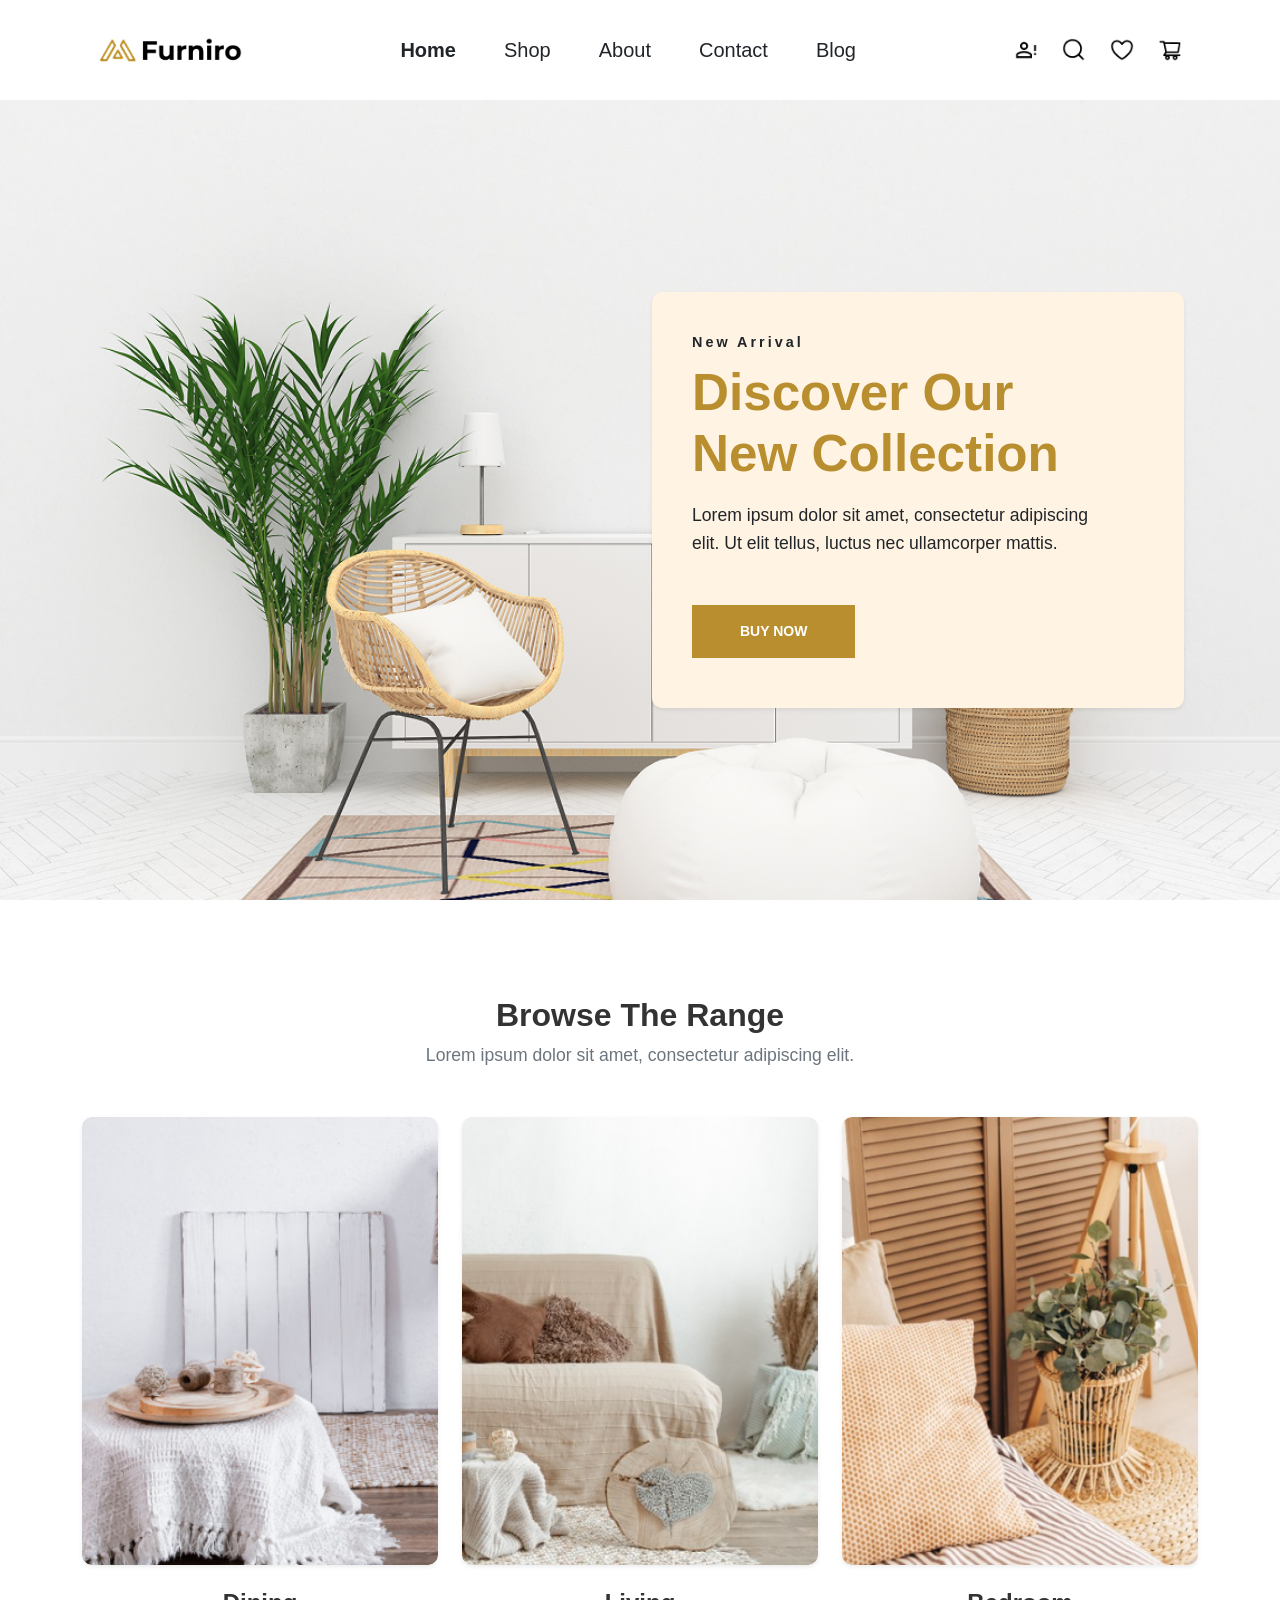
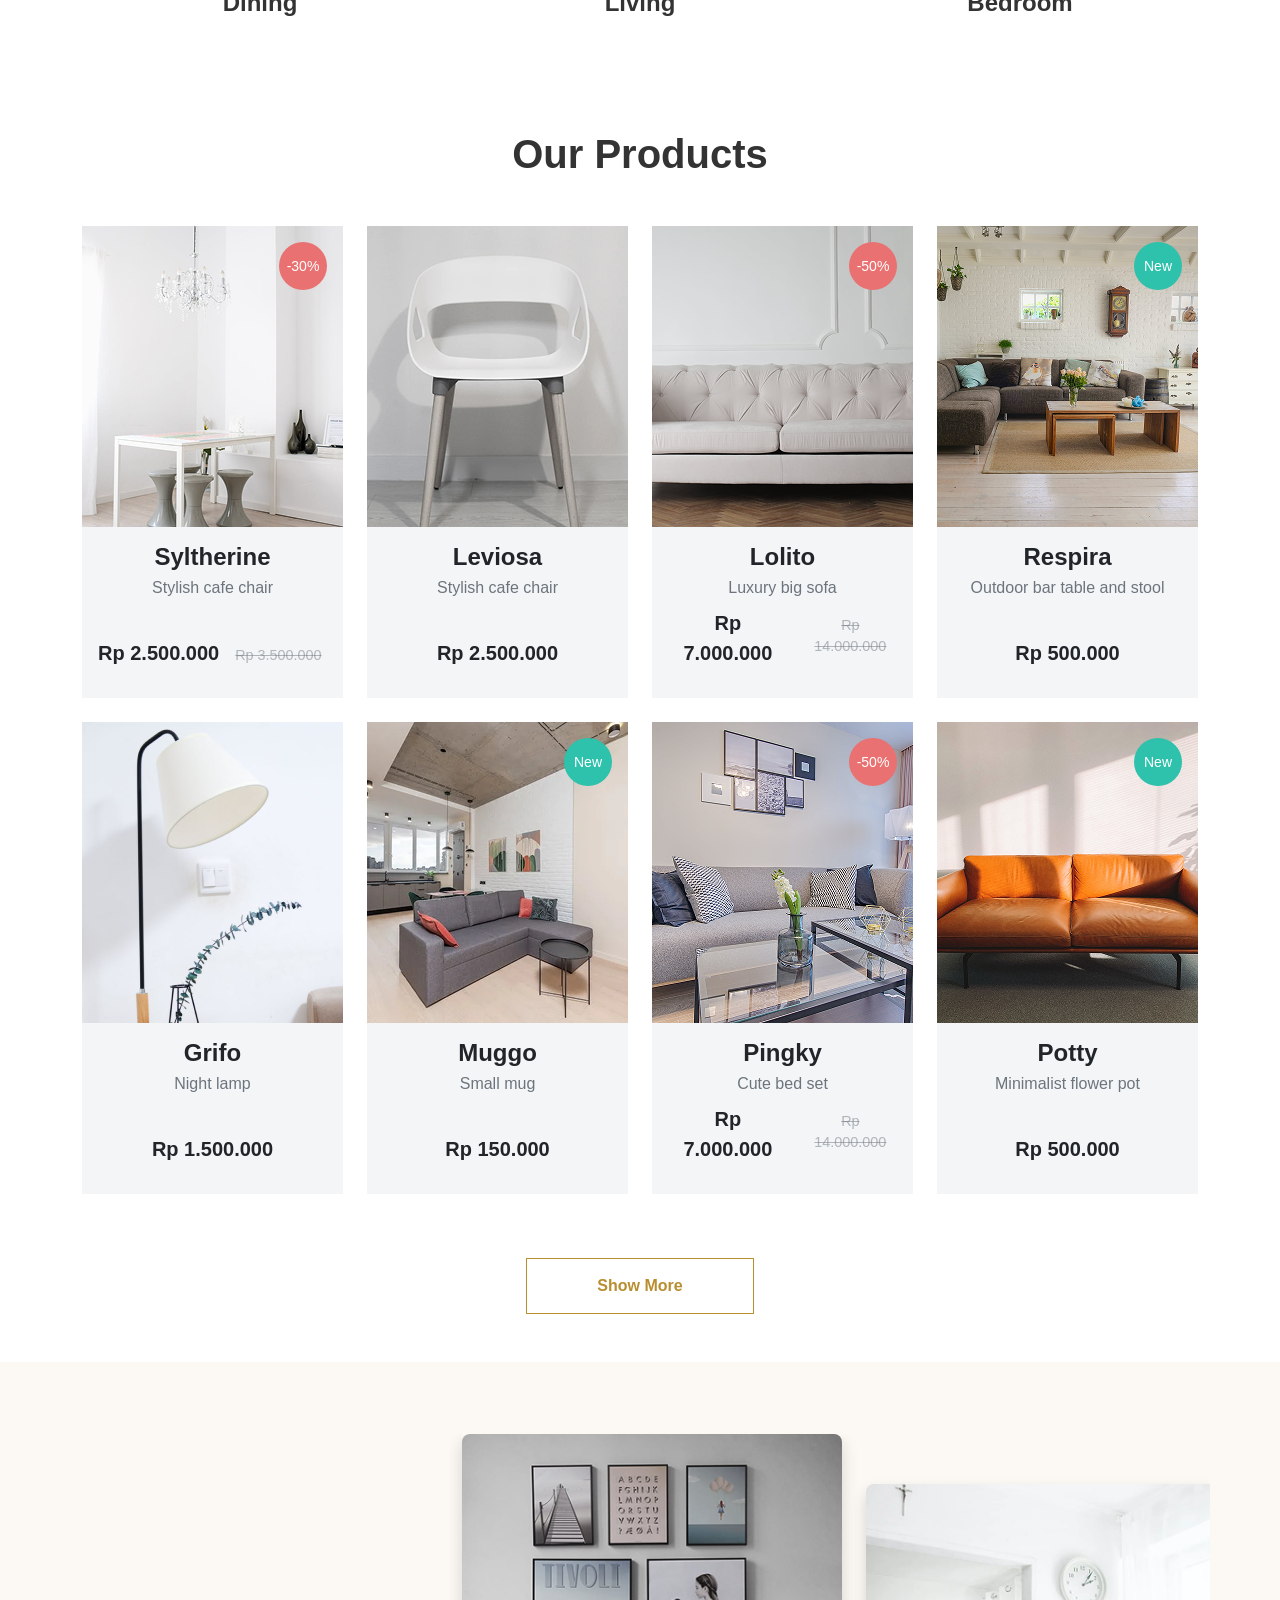
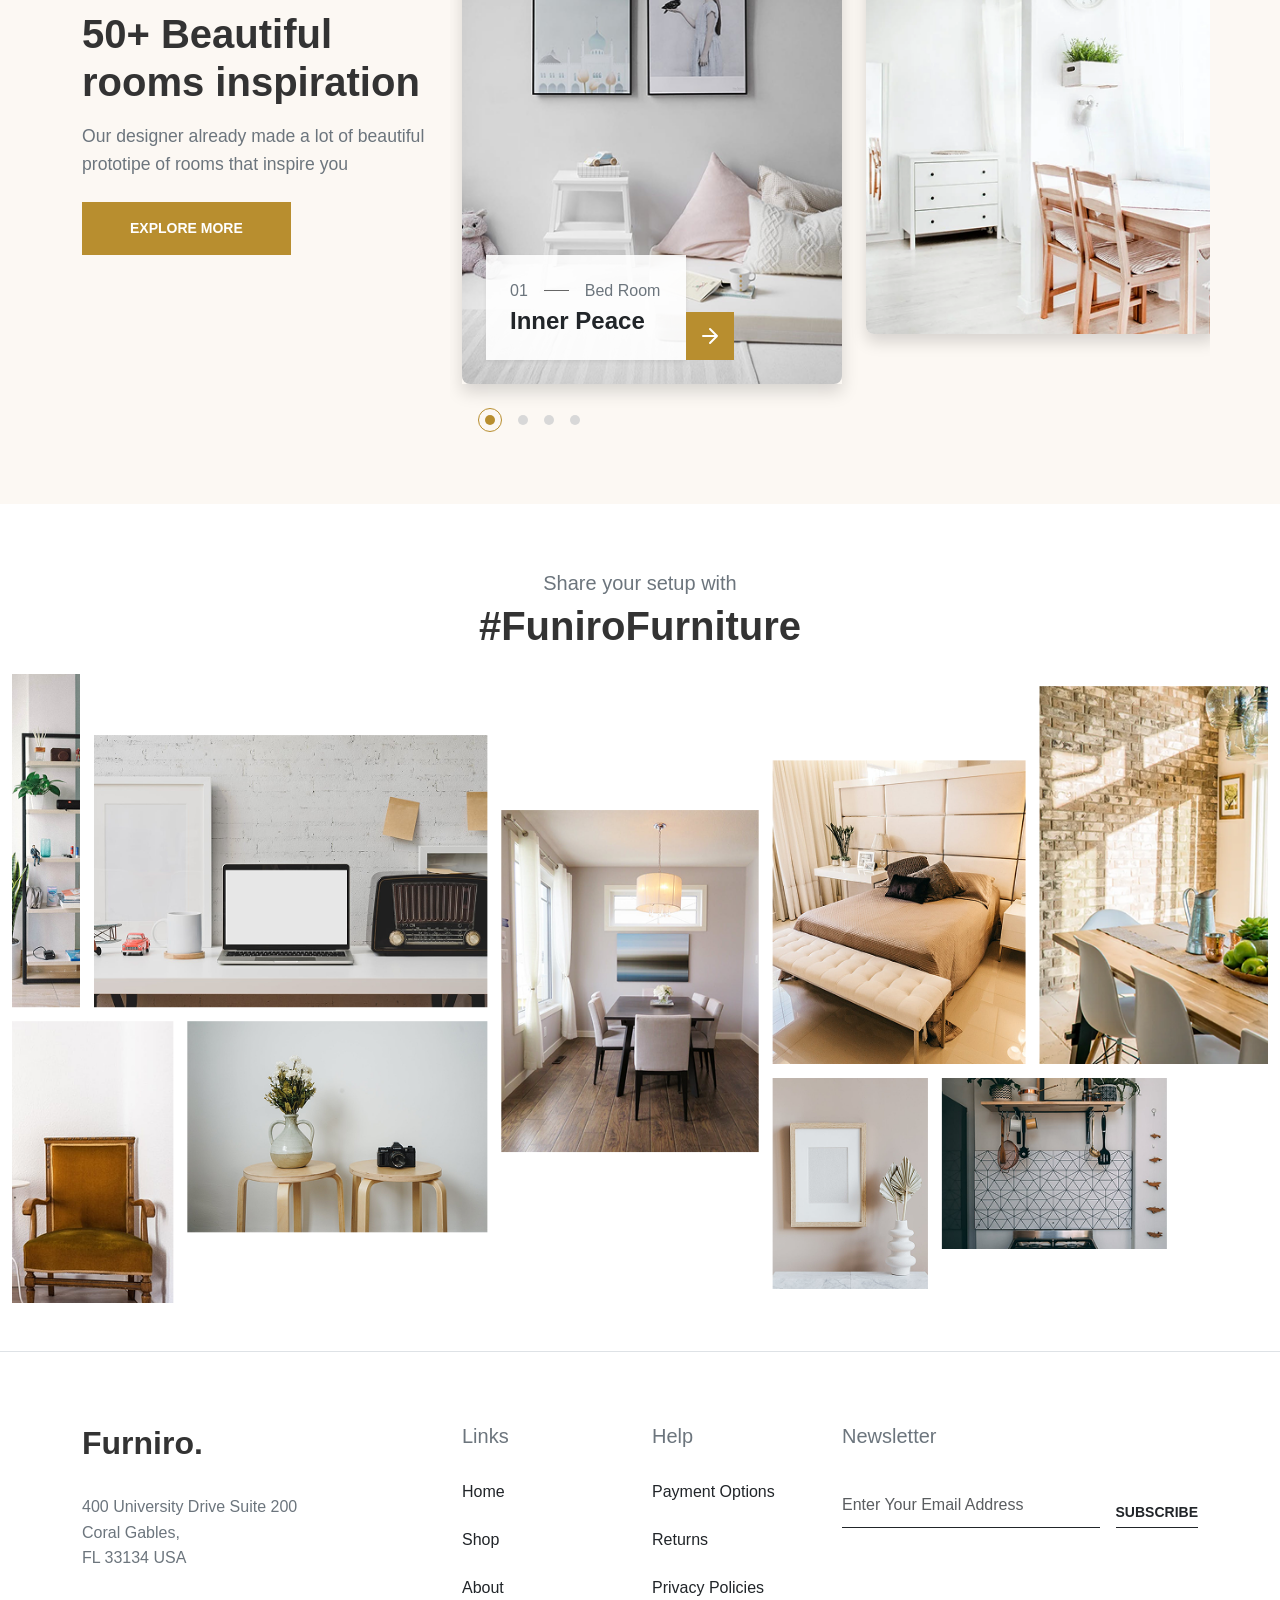
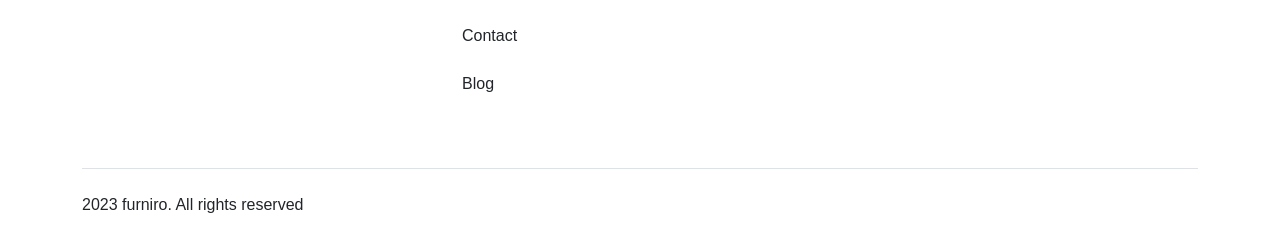
<file: index.html>
<!DOCTYPE html>
<html lang="en">
<head>
    <meta charset="UTF-8">
    <meta name="viewport" content="width=device-width, initial-scale=1.0">
    <title>Furniro | Home</title>
    <link href="https://cdn.jsdelivr.net/npm/bootstrap@5.3.0/dist/css/bootstrap.min.css" rel="stylesheet">
    <link rel="stylesheet" href="./asset/styles/style.css">
    <link rel="stylesheet" href="./asset/styles/responsive.css">
    <link rel="icon" type="image/png" href="./asset/images/icon.png">
</head>
<body>

    <header class="bg-white px-md-4">
        <nav class="navbar navbar-expand-md py-4 d-flex justify-content-between align-items-center">
            <a class="navbar-brand m-0" href="#">
                <img src="./asset/images/logo.png" alt="Furniro Logo" height="32">
            </a>
            <div class="offcanvas offcanvas-md offcanvas-start flex-grow-1 tabindex="-1" id="offcanvasNavbar" data-bs-backdrop="false">
                <div class="offcanvas-header justify-content-end pb-0">
                    <button type="button" class="btn-close fs-5" data-bs-dismiss="offcanvas"></button>
                </div>
                <div class="offcanvas-body d-flex justify-content-center">
                    <ul class="navbar-nav gap-md-5 gap-4 fw-medium text-center align-items-center">
                        <li class="nav-item"><a class="nav-link text-dark px-0 fs-5 fs-md-6 fw-bold" href="index.html">Home</a></li>
                        <li class="nav-item"><a class="nav-link text-dark px-0 fs-5 fs-md-6" href="shop.html">Shop</a></li>
                        <li class="nav-item"><a class="nav-link text-dark px-0 fs-5 fs-md-6" href="#">About</a></li>
                        <li class="nav-item"><a class="nav-link text-dark px-0 fs-5 fs-md-6" href="contact.html">Contact</a></li>
                        <li class="nav-item"><a class="nav-link text-dark px-0 fs-5 fs-md-6" href="blog.html">Blog</a></li>
                    </ul>
                </div>
            </div>
            <div class="d-flex gap-4 align-items-center">
                <div class="d-none d-md-flex gap-4 align-items-center">
                    <a href="#"><img src="asset/images/user.png" alt="User" height="24"></a>
                    <a href="#"><img src="asset/images/magnify.png" alt="Search" height="24"></a>
                    <a href="#"><img src="asset/images/heart.png" alt="Favorites" height="24"></a>
                    <a href="cart.html"><img src="asset/images/cart.png" alt="Cart" height="24"></a>
                </div>
                <button class="navbar-toggler border-0 shadow-none pe-0 d-md-none" type="button" data-bs-toggle="offcanvas" data-bs-target="#offcanvasNavbar">
                    <svg xmlns="http://www.w3.org/2000/svg" width="2em" height="2em" viewBox="0 0 24 24"><path d="M0 0h24v24H0z" fill="none"/><path fill="currentColor" d="M4 18q-.425 0-.712-.288T3 17t.288-.712T4 16h16q.425 0 .713.288T21 17t-.288.713T20 18zm0-5q-.425 0-.712-.288T3 12t.288-.712T4 11h16q.425 0 .713.288T21 12t-.288.713T20 13zm0-5q-.425 0-.712-.288T3 7t.288-.712T4 6h16q.425 0 .713.288T21 7t-.288.713T20 8z"/></svg>
                </button>
            </div>
        </nav>
    </header>

    <main>
        <section class="hero-section">
            <div class="container-fluid px-md-5">
                <div class="row justify-content-end">
                    <div class="col-lg-6 col-md-8 col-sm-10">
                        <div class="hero-card me-lg-5 shadow-sm text-start float-md-end">
                            <span class="fw-bold text-dark d-block mb-2" style="letter-spacing: 3px; font-size: 0.9rem;">New Arrival</span>
                            <h1 class="text-gold fw-bold mb-3" style="font-size: 3.2rem; line-height: 1.2;">Discover Our <br>New Collection</h1>
                            <p class="mb-5 text-dark fw-medium pe-md-4" style="line-height: 1.6; font-size: 1.1rem;">
                                Lorem ipsum dolor sit amet, consectetur adipiscing elit. Ut elit tellus, luctus nec ullamcorper mattis.
                            </p>
                            <a href="shop.html" class="btn text-white fw-bold px-5 py-3 rounded-0 bg-gold text-decoration-none d-inline-block">BUY NOW</a>
                        </div>
                    </div>
                </div>
            </div>
        </section>

        <section class="py-5 bg-white">
            <div class="container text-center pt-5 pb-2" id="cards-home-index">
                <h2 class="fw-bold mb-2 fs-2">Browse The Range</h2>
                <p class="text-secondary mb-5" style="font-size: 1.1rem;">Lorem ipsum dolor sit amet, consectetur adipiscing elit.</p>
                
                <div class="row g-4 justify-content-center">
                    <div class="col-md-4 col-sm-6 range-card cursor-pointer">
                        <img src="./asset/images/dining.png" alt="Dining Room" class="mb-4 shadow-sm">
                        <h5 class="fw-bold fs-4">Dining</h5>
                    </div>
                    <div class="col-md-4 col-sm-6 range-card cursor-pointer">
                        <img src="./asset/images/living.png" alt="Living Room" class="mb-4 shadow-sm">
                        <h5 class="fw-bold fs-4">Living</h5>
                    </div>
                    <div class="col-md-4 col-sm-6 range-card cursor-pointer">
                        <img src="./asset/images/bedroom.png" alt="Bedroom" class="mb-4 shadow-sm">
                        <h5 class="fw-bold fs-4">Bedroom</h5>
                    </div>
                </div>
            </div>
        </section>

<section class="py-5 bg-white">
            <div class="container text-center">
                <h2 class="fw-bold mb-5 fs-1">Our Products</h2>
                
                <div class="row g-4 text-start mb-5 pb-3" id="cards-home-index">
                    
                    <div class="col-12 col-sm-6 col-md-4 col-lg-3" >
                        <div class="card product-card border-0 rounded-0 h-100">
                            <div class="position-relative overflow-hidden product-image-container">
                                <img src="./asset/images/syltherine.png" class="card-img-top rounded-0 w-100 h-100" style="object-fit: cover;">
                                <span class="badge position-absolute top-0 end-0 m-3 rounded-circle d-flex align-items-center justify-content-center text-white" style="width: 48px; height: 48px; background-color: #E97171;">-30%</span>
                                <div class="product-overlay position-absolute w-100 h-100 top-0 start-0 d-flex flex-column align-items-center justify-content-center gap-3">
                                    <button id="home-explore-btn" class="btn btn-overlay-cart" onclick="window.location.href='cart.html'">Add to cart</button>
                                    <div class="d-flex gap-4 text-white fw-medium mt-2">
                                        <a href="#" class="text-white text-decoration-none d-flex align-items-center gap-1 hover-gold"><img src="asset/images/share-icon.png" width="16"></a>
                                        <a href="comparison.html" class="text-white text-decoration-none d-flex align-items-center gap-1 hover-gold"><img src="asset/images/compare-icon.png" width="16"></a>
                                        <a href="#" class="text-white text-decoration-none d-flex align-items-center gap-1 hover-gold"><img src="asset/images/like-icon.png" width="16"></a>
                                    </div>
                                </div>
                            </div>
                            <div class="card-body p-3 pt-4 d-flex flex-column">
                                <h5 class="card-title fw-bold mb-1 fs-4">Syltherine</h5>
                                <p class="card-text text-secondary mb-2">Stylish cafe chair</p>
                                <div class="d-flex align-items-baseline gap-3 mt-auto">
                                    <span class="fw-bold fs-5">Rp 2.500.000</span>
                                    <span class="text-secondary text-decoration-line-through text-opacity-50" style="font-size: 0.9rem;">Rp 3.500.000</span>
                                </div>
                            </div>
                        </div>
                    </div>

                    <div class="col-12 col-sm-6 col-md-4 col-lg-3">
                        <div class="card product-card border-0 rounded-0 h-100">
                            <div class="position-relative overflow-hidden product-image-container">
                                <img src="./asset/images/leviosa.png" class="card-img-top rounded-0 w-100 h-100" style="object-fit: cover;">
                                <div class="product-overlay position-absolute w-100 h-100 top-0 start-0 d-flex flex-column align-items-center justify-content-center gap-3">
                                    <button id="home-explore-btn" class="btn btn-overlay-cart" onclick="window.location.href='cart.html'">Add to cart</button>
                                    <div class="d-flex gap-4 text-white fw-medium mt-2">
                                        <a href="#" class="text-white text-decoration-none d-flex align-items-center gap-1 hover-gold"><img src="asset/images/share-icon.png" width="16"></a>
                                        <a href="comparison.html" class="text-white text-decoration-none d-flex align-items-center gap-1 hover-gold"><img src="asset/images/compare-icon.png" width="16"></a>
                                        <a href="#" class="text-white text-decoration-none d-flex align-items-center gap-1 hover-gold"><img src="asset/images/like-icon.png" width="16"></a>
                                    </div>
                                </div>
                            </div>
                            <div class="card-body p-3 pt-4 d-flex flex-column">
                                <h5 class="card-title fw-bold mb-1 fs-4">Leviosa</h5>
                                <p class="card-text text-secondary mb-2">Stylish cafe chair</p>
                                <div class="d-flex align-items-baseline gap-3 mt-auto justify-content-center">
                                    <span class="fw-bold fs-5">Rp 2.500.000</span>
                                </div>
                            </div>
                        </div>
                    </div>

                    <div class="col-12 col-sm-6 col-md-4 col-lg-3">
                        <div class="card product-card border-0 rounded-0 h-100">
                            <div class="position-relative overflow-hidden product-image-container">
                                <img src="./asset/images/lolito.png" class="card-img-top rounded-0 w-100 h-100" style="object-fit: cover;">
                                <span class="badge position-absolute top-0 end-0 m-3 rounded-circle d-flex align-items-center justify-content-center text-white" style="width: 48px; height: 48px; background-color: #E97171;">-50%</span>
                                <div class="product-overlay position-absolute w-100 h-100 top-0 start-0 d-flex flex-column align-items-center justify-content-center gap-3">
                                    <button id="home-explore-btn" class="btn btn-overlay-cart" onclick="window.location.href='cart.html'">Add to cart</button>
                                    <div class="d-flex gap-4 text-white fw-medium mt-2">
                                        <a href="#" class="text-white text-decoration-none d-flex align-items-center gap-1 hover-gold"><img src="asset/images/share-icon.png" width="16"></a>
                                        <a href="comparison.html" class="text-white text-decoration-none d-flex align-items-center gap-1 hover-gold"><img src="asset/images/compare-icon.png" width="16"></a>
                                        <a href="#" class="text-white text-decoration-none d-flex align-items-center gap-1 hover-gold"><img src="asset/images/like-icon.png" width="16"></a>
                                    </div>
                                </div>
                            </div>
                            <div class="card-body p-3 pt-4 d-flex flex-column">
                                <h5 class="card-title fw-bold mb-1 fs-4">Lolito</h5>
                                <p class="card-text text-secondary mb-2">Luxury big sofa</p>
                                <div class="d-flex align-items-baseline gap-3 mt-auto">
                                    <span class="fw-bold fs-5">Rp 7.000.000</span>
                                    <span class="text-secondary text-decoration-line-through text-opacity-50" style="font-size: 0.9rem;">Rp 14.000.000</span>
                                </div>
                            </div>
                        </div>
                    </div>

                    <div class="col-12 col-sm-6 col-md-4 col-lg-3">
                        <div class="card product-card border-0 rounded-0 h-100">
                            <div class="position-relative overflow-hidden product-image-container">
                                <img src="./asset/images/respira.png" class="card-img-top rounded-0 w-100 h-100" style="object-fit: cover;">
                                <span class="badge position-absolute top-0 end-0 m-3 rounded-circle d-flex align-items-center justify-content-center text-white" style="width: 48px; height: 48px; background-color: #2EC1AC;">New</span>
                                <div class="product-overlay position-absolute w-100 h-100 top-0 start-0 d-flex flex-column align-items-center justify-content-center gap-3">
                                    <button id="home-explore-btn" class="btn btn-overlay-cart" onclick="window.location.href='cart.html'">Add to cart</button>
                                    <div class="d-flex gap-4 text-white fw-medium mt-2">
                                        <a href="#" class="text-white text-decoration-none d-flex align-items-center gap-1 hover-gold"><img src="asset/images/share-icon.png" width="16"></a>
                                        <a href="comparison.html" class="text-white text-decoration-none d-flex align-items-center gap-1 hover-gold"><img src="asset/images/compare-icon.png" width="16"></a>
                                        <a href="#" class="text-white text-decoration-none d-flex align-items-center gap-1 hover-gold"><img src="asset/images/like-icon.png" width="16"></a>
                                    </div>
                                </div>
                            </div>
                            <div class="card-body p-3 pt-4 d-flex flex-column">
                                <h5 class="card-title fw-bold mb-1 fs-4">Respira</h5>
                                <p class="card-text text-secondary mb-2">Outdoor bar table and stool</p>
                                <div class="d-flex align-items-baseline gap-3 mt-auto justify-content-center">
                                    <span class="fw-bold fs-5">Rp 500.000</span>
                                </div>
                            </div>
                        </div>
                    </div>

                    <div class="col-12 col-sm-6 col-md-4 col-lg-3">
                        <div class="card product-card border-0 rounded-0 h-100">
                            <div class="position-relative overflow-hidden product-image-container">
                                <img src="./asset/images/grifo.png" class="card-img-top rounded-0 w-100 h-100" style="object-fit: cover;">
                                <div class="product-overlay position-absolute w-100 h-100 top-0 start-0 d-flex flex-column align-items-center justify-content-center gap-3">
                                    <button id="home-explore-btn" class="btn btn-overlay-cart" onclick="window.location.href='cart.html'">Add to cart</button>
                                    <div class="d-flex gap-4 text-white fw-medium mt-2">
                                        <a href="#" class="text-white text-decoration-none d-flex align-items-center gap-1 hover-gold"><img src="asset/images/share-icon.png" width="16"></a>
                                        <a href="comparison.html" class="text-white text-decoration-none d-flex align-items-center gap-1 hover-gold"><img src="asset/images/compare-icon.png" width="16"></a>
                                        <a href="#" class="text-white text-decoration-none d-flex align-items-center gap-1 hover-gold"><img src="asset/images/like-icon.png" width="16"></a>
                                    </div>
                                </div>
                            </div>
                            <div class="card-body p-3 pt-4 d-flex flex-column">
                                <h5 class="card-title fw-bold mb-1 fs-4">Grifo</h5>
                                <p class="card-text text-secondary mb-2">Night lamp</p>
                                <div class="d-flex align-items-baseline gap-3 mt-auto justify-content-center">
                                    <span class="fw-bold fs-5">Rp 1.500.000</span>
                                </div>
                            </div>
                        </div>
                    </div>

                    <div class="col-12 col-sm-6 col-md-4 col-lg-3">
                        <div class="card product-card border-0 rounded-0 h-100">
                            <div class="position-relative overflow-hidden product-image-container">
                                <img src="./asset/images/muggo.png" class="card-img-top rounded-0 w-100 h-100" style="object-fit: cover;">
                                <span class="badge position-absolute top-0 end-0 m-3 rounded-circle d-flex align-items-center justify-content-center text-white" style="width: 48px; height: 48px; background-color: #2EC1AC;">New</span>
                                <div class="product-overlay position-absolute w-100 h-100 top-0 start-0 d-flex flex-column align-items-center justify-content-center gap-3">
                                    <button id="home-explore-btn" class="btn btn-overlay-cart" onclick="window.location.href='cart.html'">Add to cart</button>
                                    <div class="d-flex gap-4 text-white fw-medium mt-2">
                                        <a href="#" class="text-white text-decoration-none d-flex align-items-center gap-1 hover-gold"><img src="asset/images/share-icon.png" width="16"></a>
                                        <a href="comparison.html" class="text-white text-decoration-none d-flex align-items-center gap-1 hover-gold"><img src="asset/images/compare-icon.png" width="16"></a>
                                        <a href="#" class="text-white text-decoration-none d-flex align-items-center gap-1 hover-gold"><img src="asset/images/like-icon.png" width="16"></a>
                                    </div>
                                </div>
                            </div>
                            <div class="card-body p-3 pt-4 d-flex flex-column">
                                <h5 class="card-title fw-bold mb-1 fs-4">Muggo</h5>
                                <p class="card-text text-secondary mb-2">Small mug</p>
                                <div class="d-flex align-items-baseline gap-3 mt-auto justify-content-center">
                                    <span class="fw-bold fs-5">Rp 150.000</span>
                                </div>
                            </div>
                        </div>
                    </div>

                    <div class="col-12 col-sm-6 col-md-4 col-lg-3">
                        <div class="card product-card border-0 rounded-0 h-100">
                            <div class="position-relative overflow-hidden product-image-container">
                                <img src="./asset/images/pingky.png" class="card-img-top rounded-0 w-100 h-100" style="object-fit: cover;">
                                <span class="badge position-absolute top-0 end-0 m-3 rounded-circle d-flex align-items-center justify-content-center text-white" style="width: 48px; height: 48px; background-color: #E97171;">-50%</span>
                                <div class="product-overlay position-absolute w-100 h-100 top-0 start-0 d-flex flex-column align-items-center justify-content-center gap-3">
                                    <button id="home-explore-btn" class="btn btn-overlay-cart" onclick="window.location.href='cart.html'">Add to cart</button>
                                    <div class="d-flex gap-4 text-white fw-medium mt-2">
                                        <a href="#" class="text-white text-decoration-none d-flex align-items-center gap-1 hover-gold"><img src="asset/images/share-icon.png" width="16"></a>
                                        <a href="comparison.html" class="text-white text-decoration-none d-flex align-items-center gap-1 hover-gold"><img src="asset/images/compare-icon.png" width="16"></a>
                                        <a href="#" class="text-white text-decoration-none d-flex align-items-center gap-1 hover-gold"><img src="asset/images/like-icon.png" width="16"></a>
                                    </div>
                                </div>
                            </div>
                            <div class="card-body p-3 pt-4 d-flex flex-column">
                                <h5 class="card-title fw-bold mb-1 fs-4">Pingky</h5>
                                <p class="card-text text-secondary mb-2">Cute bed set</p>
                                <div class="d-flex align-items-baseline gap-3 mt-auto">
                                    <span class="fw-bold fs-5">Rp 7.000.000</span>
                                    <span class="text-secondary text-decoration-line-through text-opacity-50" style="font-size: 0.9rem;">Rp 14.000.000</span>
                                </div>
                            </div>
                        </div>
                    </div>

                    <div class="col-12 col-sm-6 col-md-4 col-lg-3">
                        <div class="card product-card border-0 rounded-0 h-100">
                            <div class="position-relative overflow-hidden product-image-container">
                                <img src="./asset/images/potty.png" class="card-img-top rounded-0 w-100 h-100" style="object-fit: cover;">
                                <span class="badge position-absolute top-0 end-0 m-3 rounded-circle d-flex align-items-center justify-content-center text-white" style="width: 48px; height: 48px; background-color: #2EC1AC;">New</span>
                                <div class="product-overlay position-absolute w-100 h-100 top-0 start-0 d-flex flex-column align-items-center justify-content-center gap-3">
                                    <button id="home-explore-btn" class="btn btn-overlay-cart" onclick="window.location.href='cart.html'">Add to cart</button>
                                    <div class="d-flex gap-4 text-white fw-medium mt-2">
                                        <a href="#" class="text-white text-decoration-none d-flex align-items-center gap-1 hover-gold"><img src="asset/images/share-icon.png" width="16"></a>
                                        <a href="comparison.html" class="text-white text-decoration-none d-flex align-items-center gap-1 hover-gold"><img src="asset/images/compare-icon.png" width="16"></a>
                                        <a href="#" class="text-white text-decoration-none d-flex align-items-center gap-1 hover-gold"><img src="asset/images/like-icon.png" width="16"></a>
                                    </div>
                                </div>
                            </div>
                            <div class="card-body p-3 pt-4 d-flex flex-column">
                                <h5 class="card-title fw-bold mb-1 fs-4">Potty</h5>
                                <p class="card-text text-secondary mb-2">Minimalist flower pot</p>
                                <div class="d-flex align-items-baseline gap-3 mt-auto justify-content-center">
                                    <span class="fw-bold fs-5">Rp 500.000</span>
                                </div>
                            </div>
                        </div>
                    </div>

                </div>

                <div class="show-more-container">
                    <a href="shop.html" class="btn-outline">Show More</a>
                </div>
            </div>
        </section>

        <section class="py-5 inspiration-bg">
            <div class="container py-4">
                <div class="row align-items-center">
                    
                    <div class="col-lg-4 mb-5 mb-lg-0 pe-lg-4 text-center text-lg-start">
                        <h2 class="fw-bold mb-3" style="font-size: 2.5rem; line-height: 1.2;">50+ Beautiful rooms inspiration</h2>
                        <p class="text-secondary mb-4" style="font-size: 1.1rem; line-height: 1.6;">Our designer already made a lot of beautiful prototipe of rooms that inspire you</p>
                        <button class="btn text-white fw-bold px-5 py-3 rounded-0 bg-gold" id="home-explore-btn">Explore More</button>
                    </div>

                    <div class="col-lg-8 overflow-hidden">
                        <div class="d-flex gap-4 align-items-center">
                            
                            <div class="position-relative shadow" style="min-width: 380px;" >
                                <img src="./asset/images/room1.png" class="w-100 insp-main-img" alt="Inner Peace Bedroom">
                                
                                <div class="position-absolute insp-box d-flex flex-column align-items-start shadow-sm">
                                    <div class="d-flex align-items-center gap-3 text-secondary fw-medium mb-1">
                                        <span>01</span>
                                        <div style="width: 25px; height: 1px; background-color: #666;"></div>
                                        <span>Bed Room</span>
                                    </div>
                                    <h3 class="fw-bold text-dark m-0 fs-4">Inner Peace</h3>
                                    
                                    <a href="#" class="insp-arrow text-decoration-none">
                                        <svg width="24" height="24" viewBox="0 0 24 24" fill="none" xmlns="http://www.w3.org/2000/svg"><path d="M5 12H19M19 12L12 5M19 12L12 19" stroke="white" stroke-width="2" stroke-linecap="round" stroke-linejoin="round"/></svg>
                                    </a>
                                </div>
                            </div>

                            <div style="min-width: 350px;">
                                <img src="./asset/images/room2.png" class="w-100 insp-side-img shadow" alt="Modern Room">
                            </div>
                            <div style="min-width: 350px;">
                                <img src="./asset/images/room3.png" class="w-100 insp-side-img shadow" alt="Vintage Room">
                            </div>

                        </div>
                        
                        <div class="d-flex gap-3 align-items-center mt-4 ms-3">
                            <span class="rounded-circle d-flex align-items-center justify-content-center" style="width: 24px; height: 24px; border: 1px solid #B88E2F;">
                                <span class="rounded-circle bg-gold" style="width: 10px; height: 10px;"></span>
                            </span>
                            <span class="rounded-circle" style="width: 10px; height: 10px; background-color: #D8D8D8;"></span>
                            <span class="rounded-circle" style="width: 10px; height: 10px; background-color: #D8D8D8;"></span>
                            <span class="rounded-circle" style="width: 10px; height: 10px; background-color: #D8D8D8;"></span>
                        </div>
                    </div>

                </div>
            </div>
        </section>

        <section class="py-5 text-center bg-white overflow-hidden">
            <div class="container-fluid pt-3">
                <p class="text-secondary fw-medium mb-1 fs-5">Share your setup with</p>
                <h2 class="fw-bold mb-4" style="font-size: 2.5rem;">#FuniroFurniture</h2>
                
                <div class="d-flex justify-content-center w-100">
                    <img src="./asset/images/setup-gallery.png" class="img-fluid" style="max-width: 100%; object-fit: contain;" alt="Funiro Furniture Fan Gallery">
                </div>
            </div>
        </section>
    </main>

    <footer class="bg-white pt-5 border-top">
        <div class="container pt-4">
            <div class="row pb-4 mb-4">
                <div class="col-lg-3 col-md-6 mb-4">
                    <h2 class="fw-bold mb-4 pb-2">Furniro.</h2>
                    <p class="text-secondary fw-medium pe-lg-4" style="line-height: 1.6;">400 University Drive Suite 200 Coral Gables,<br>FL 33134 USA</p>
                </div>
                <div class="col-lg-2 offset-lg-1 col-md-3 mb-4">
                    <h5 class="fw-medium text-secondary mb-4 pb-2">Links</h5>
                    <ul class="list-unstyled p-0 m-0 d-flex flex-column gap-4 fw-medium">
                        <li><a href="index.html" class="text-dark text-decoration-none hover-gold">Home</a></li>
                        <li><a href="shop.html" class="text-dark text-decoration-none hover-gold">Shop</a></li>
                        <li><a href="about.html" class="text-dark text-decoration-none hover-gold">About</a></li>
                        <li><a href="contact.html" class="text-dark text-decoration-none hover-gold">Contact</a></li>
                         <li><a href="blog.html" class="text-dark text-decoration-none hover-gold">Blog</a></li>
                    </ul>
                </div>
                <div class="col-lg-2 col-md-3 mb-4">
                    <h5 class="fw-medium text-secondary mb-4 pb-2">Help</h5>
                    <ul class="list-unstyled p-0 m-0 d-flex flex-column gap-4 fw-medium">
                        <li><a href="#" class="text-dark text-decoration-none hover-gold">Payment Options</a></li>
                        <li><a href="#" class="text-dark text-decoration-none hover-gold">Returns</a></li>
                        <li><a href="#" class="text-dark text-decoration-none hover-gold">Privacy Policies</a></li>
                    </ul>
                </div>
                <div class="col-lg-4 col-md-6 mb-4">
                    <h5 class="fw-medium text-secondary mb-4 pb-2">Newsletter</h5>
                    <form class="d-flex flex-wrap flex-sm-nowrap gap-3 align-items-end">
                        <div class="border-bottom border-dark pb-1 flex-grow-1">
                            <input type="email" class="form-control border-0 shadow-none px-0 bg-transparent text-secondary" placeholder="Enter Your Email Address" required style="box-shadow: none;">
                        </div>
                        <div class="border-bottom border-dark pb-1">
                            <button type="submit" class="btn border-0 shadow-none fw-bold px-0 bg-transparent text-dark hover-gold pb-0">SUBSCRIBE</button>
                        </div>
                    </form>
                </div>
            </div>
            <div class="border-top pt-4 mt-2 pb-4 text-center text-md-start">
                <p class="mb-0 text-dark fw-medium">2023 furniro. All rights reserved</p>
            </div>
        </div>
    </footer>

    <script src="https://cdn.jsdelivr.net/npm/bootstrap@5.3.0/dist/js/bootstrap.bundle.min.js"></script>
</body>
</html>
</file>
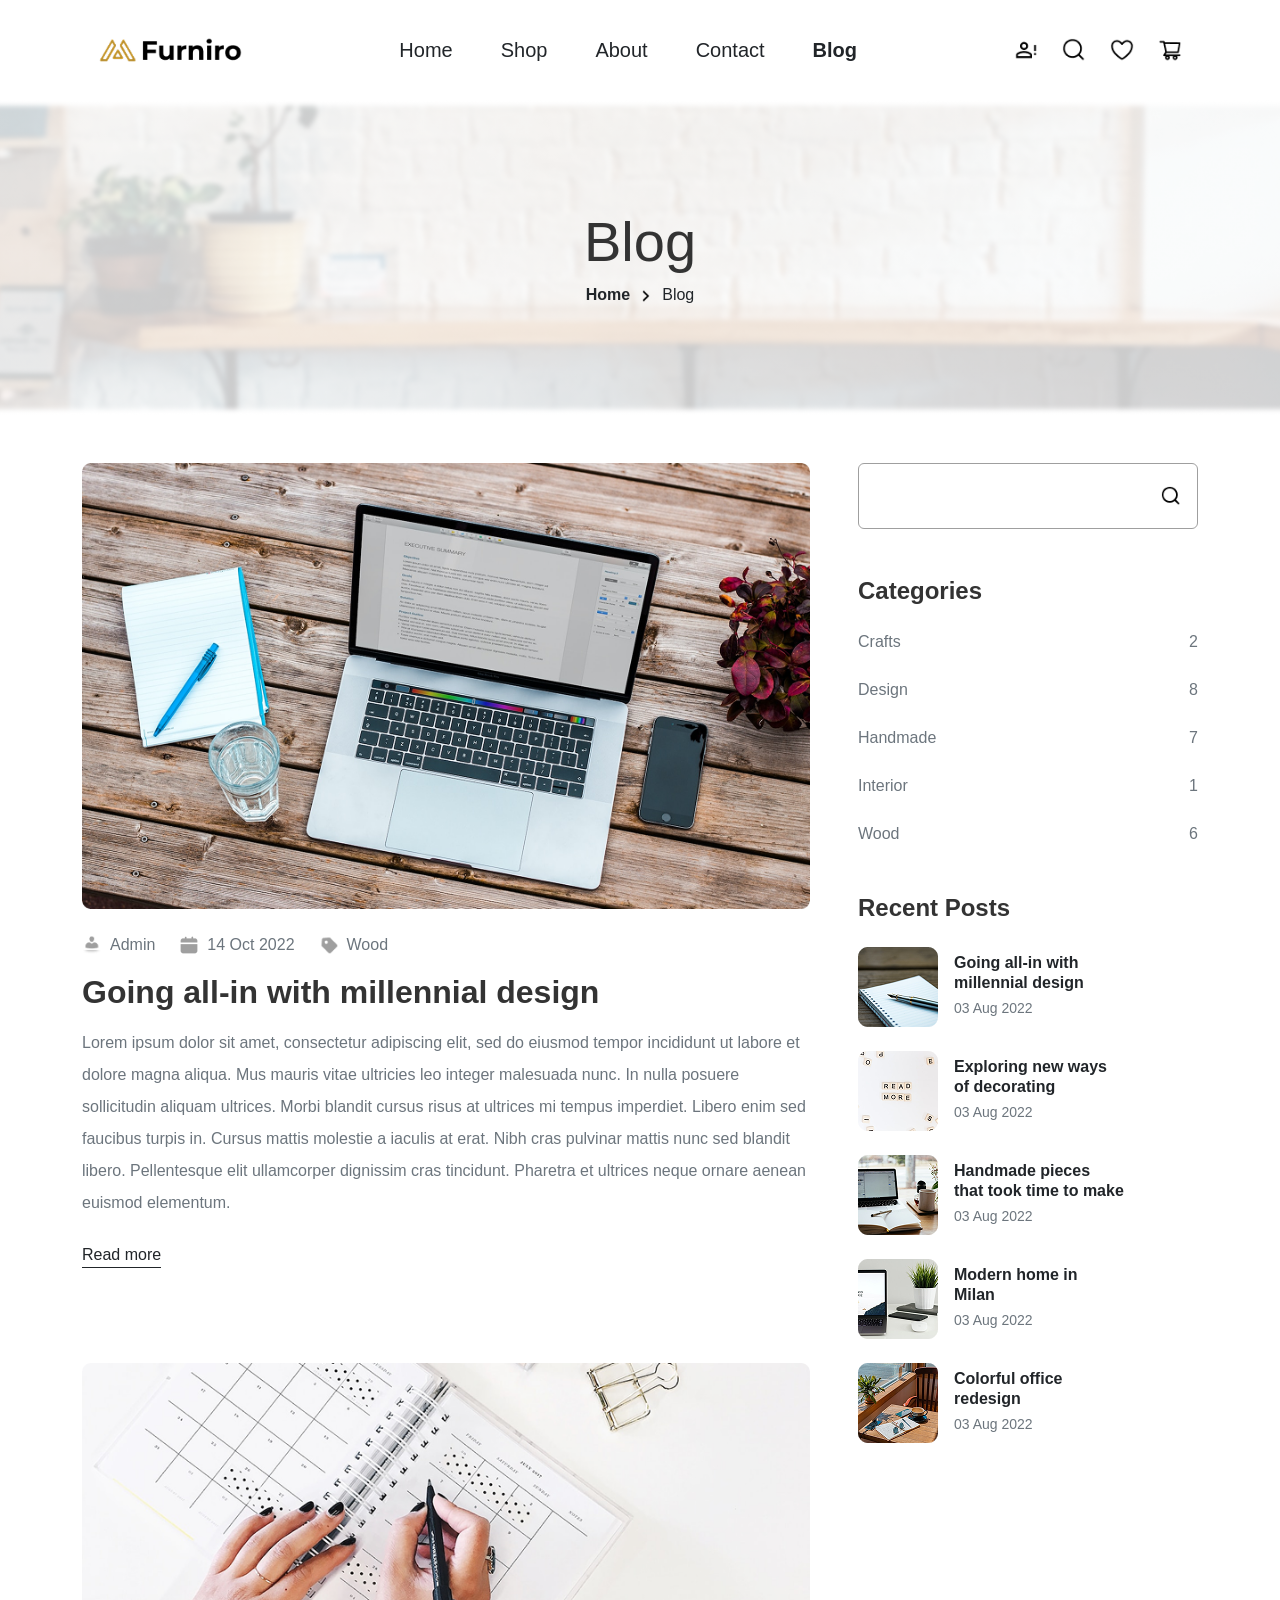
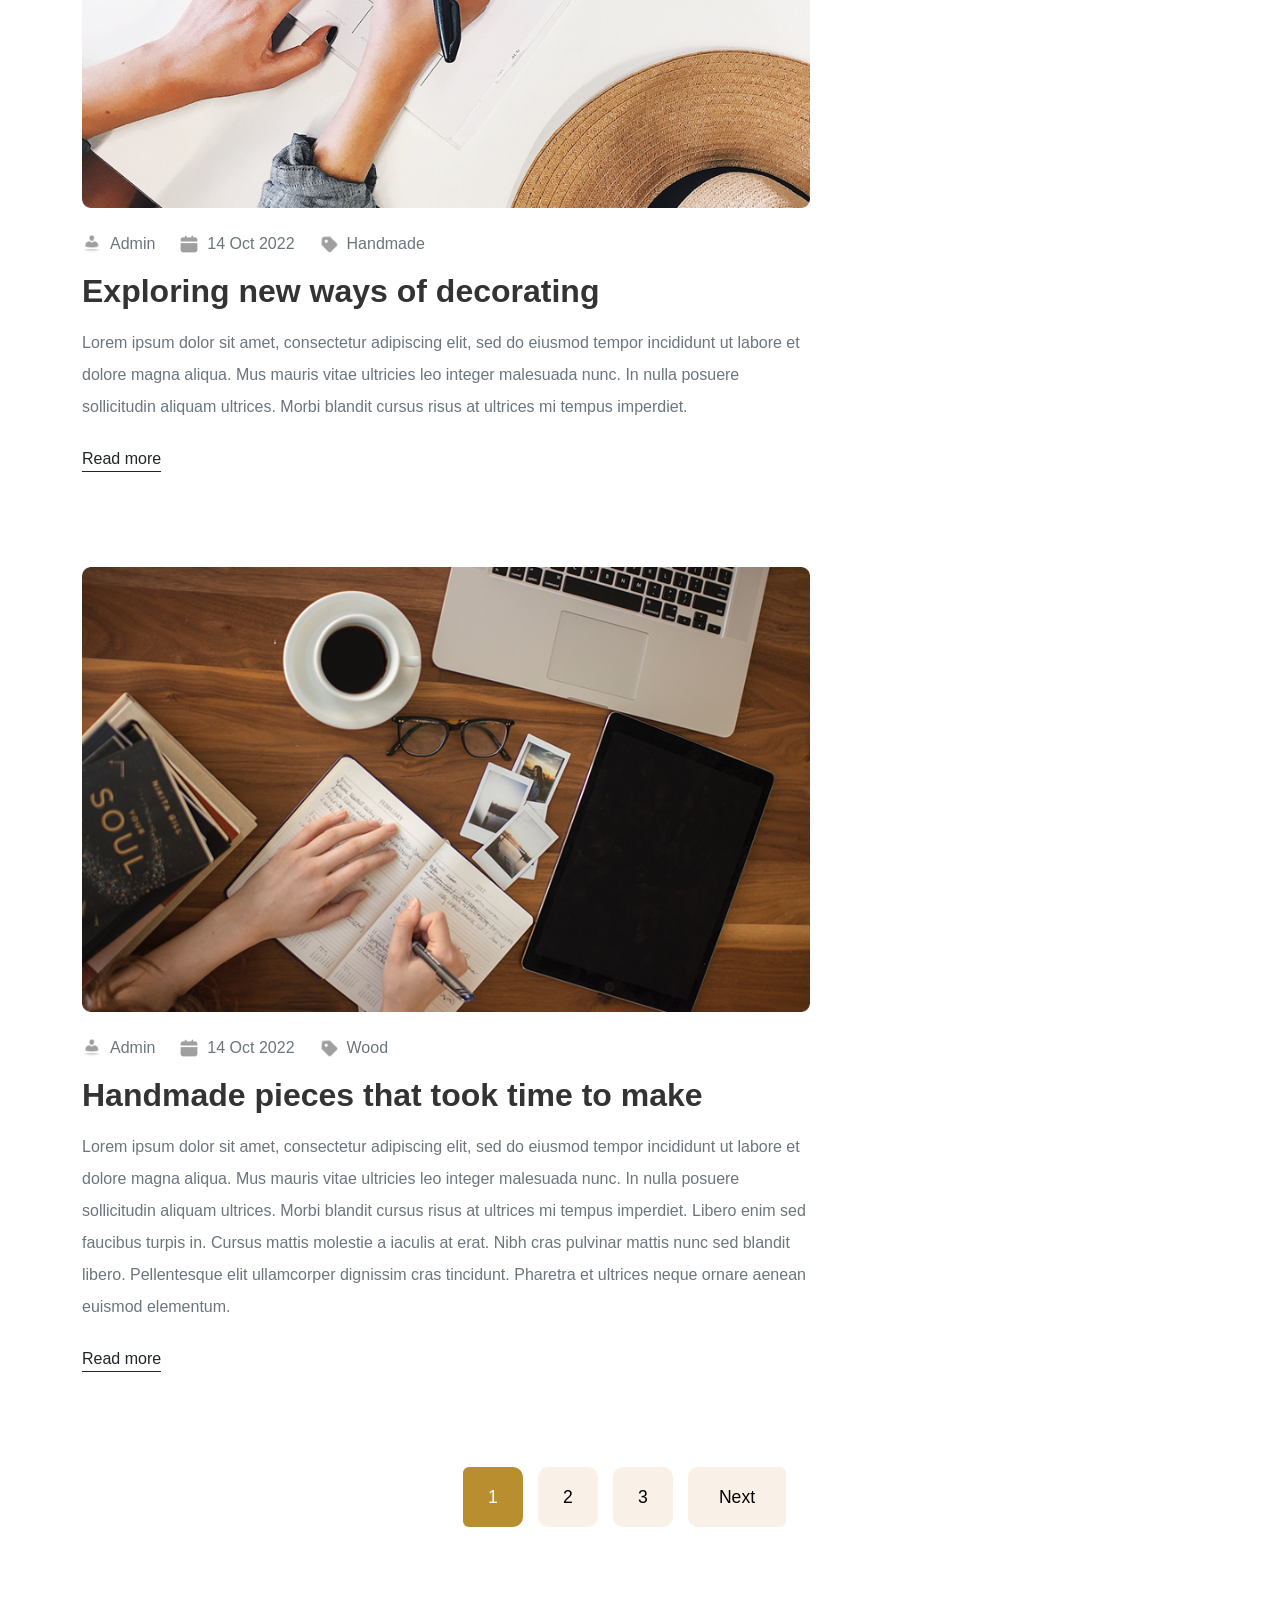
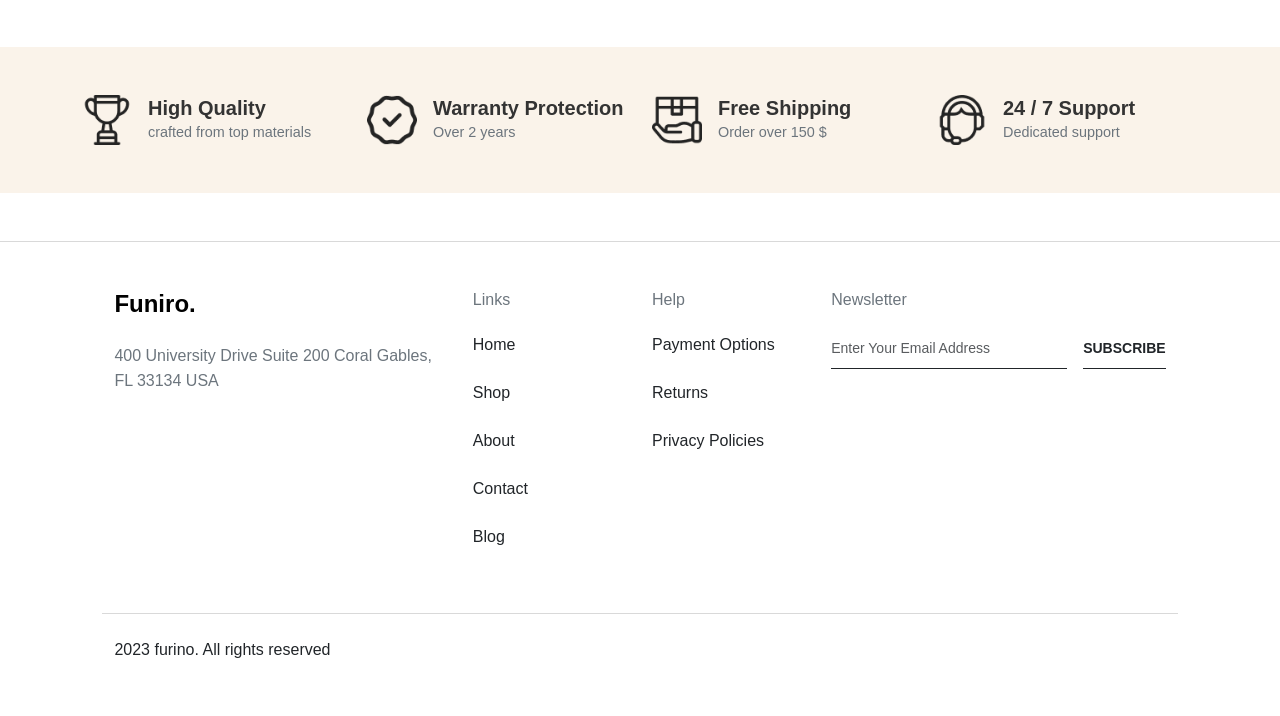
<file: blog.html>
<!DOCTYPE html>
<html lang="en">
<head>
    <meta charset="UTF-8">
    <meta name="viewport" content="width=device-width, initial-scale=1.0">
    <link href="https://cdn.jsdelivr.net/npm/bootstrap@5.3.0/dist/css/bootstrap.min.css" rel="stylesheet">
    <link rel="stylesheet" href="asset/styles/style.css">
    <link rel="stylesheet" href="asset/styles/responsive.css">
    <link rel="icon" type="image/png" href="./asset/images/icon.png">
    <title>Furniro | Blog</title>
</head>
<body>
    <header class="bg-white px-md-4">
            <nav class="navbar navbar-expand-md py-4 d-flex justify-content-between align-items-center">
                
                <a class="navbar-brand m-0" href="#">
                    <img src="./asset/images/logo.png" alt="Furniro Logo" height="32">
                </a>

                <div class="offcanvas offcanvas-md offcanvas-start flex-grow-1" tabindex="-1" id="offcanvasNavbar" aria-labelledby="offcanvasNavbarLabel" style="--bs-offcanvas-width: 75%;">
                    
                    <div class="offcanvas-header justify-content-end pb-0">
                        <button type="button" class="btn-close fs-5" data-bs-dismiss="offcanvas" data-bs-target="#offcanvasNavbar" aria-label="Close"></button>
                    </div>

                    <div class="offcanvas-body d-flex justify-content-center">
                        <ul class="navbar-nav gap-md-5 gap-4 fw-medium text-center align-items-center">
                            <li class="nav-item"><a class="nav-link text-dark px-0 fs-5 fs-md-6" href="#">Home</a></li>
                            <li class="nav-item"><a class="nav-link text-dark px-0 fs-5 fs-md-6" href="shop.html">Shop</a></li>
                            <li class="nav-item"><a class="nav-link text-dark px-0 fs-5 fs-md-6" href="about.html">About</a></li>
                            <li class="nav-item"><a class="nav-link text-dark px-0 fs-5 fs-md-6" href="contact.html">Contact</a></li>
                            <li class="nav-item"><a class="nav-link text-dark px-0 fs-5 fs-md-6" href="blog.html"><b>Blog</b></a></li>
                        </ul>
                    </div>
                </div>

                <div class="d-flex gap-4 align-items-center">
                    
                    <div class="d-none d-md-flex gap-4 align-items-center">
                        <a href="#"><img src="asset/images/user.png" alt="User Profile" height="24"></a>
                        <a href="#"><img src="asset/images/magnify.png" alt="Search" height="24"></a>
                        <a href="#"><img src="asset/images/heart.png" alt="Favorites" height="24"></a>
                        <a href="#"><img src="asset/images/cart.png" alt="Shopping Cart" height="24"></a>
                    </div>

                    <button class="navbar-toggler border-0 shadow-none pe-0 d-md-none" type="button" data-bs-toggle="offcanvas" data-bs-target="#offcanvasNavbar" aria-controls="offcanvasNavbar">
                        <svg xmlns="http://www.w3.org/2000/svg" width="2em" height="2em" viewBox="0 0 24 24">
                            <path d="M0 0h24v24H0z" fill="none" />
                            <path fill="currentColor" d="M4 18q-.425 0-.712-.288T3 17t.288-.712T4 16h16q.425 0 .713.288T21 17t-.288.713T20 18zm0-5q-.425 0-.712-.288T3 12t.288-.712T4 11h16q.425 0 .713.288T21 12t-.288.713T20 13zm0-5q-.425 0-.712-.288T3 7t.288-.712T4 6h16q.425 0 .713.288T21 7t-.288.713T20 8z" />
                        </svg>
                    </button>
                </div>

            </nav>
    </header>

    <main>
        <section class="hero-banner d-flex justify-content-center align-items-center text-center">
            <div class="container">
                <div class="d-flex flex-column align-items-center py-5">
                    <h1 class="display-4 fw-medium mb-2">Blog</h1>
                    <nav aria-label="breadcrumb">
                        <ol class="breadcrumb justify-content-center mb-0 gap-2">
                            <li class="breadcrumb-item"><a href="index.html" class="text-dark text-decoration-none fw-medium"><b>Home</b></a></li>
                            <li class="text-dark h-25"  aria-current="page"><img src="asset/images/dash.png" alt="Arrow" width="16" height="16"></li>
                            <li class="text-dark"  aria-current="page">Blog</li>
                        </ol>
                    </nav>
                </div>
            </div>
        </section>
    </main>

    <section class="blog-content py-5">
        <div class="container">
            <div class="row gy-5 gx-lg-5 flex-column-reverse flex-lg-row">
                
                <div class="col-lg-8">
                    
                    <article class="mb-5 pb-lg-5 pb-3">
                        <img src="./asset/images/post-1.png" class="img-fluid rounded-3 mb-4 w-100" alt="Going all-in with millennial design" style="max-height: 500px; object-fit: cover;">
                        
                        <div class="d-flex flex-wrap align-items-center gap-3 gap-md-4 text-secondary mb-3 fs-6">
                            <span class="d-flex align-items-center"><img src="./asset/images/man.png" alt="Admin Icon" width="20" height="20" class="me-2">Admin</span>
                            <span class="d-flex align-items-center"><img src="./asset/images/calender.png" alt="Calendar Icon" width="20" height="20" class="me-2">14 Oct 2022</span>
                            <span class="d-flex align-items-center"><img src="./asset/images/tag.png" alt="Tag Icon" width="20" height="20" class="me-2">Wood</span>
                        </div>
                        
                        <h2 class="fw-bold mb-3 fs-2 fs-lg-1">Going all-in with millennial design</h2>
                        <p class="text-secondary mb-4 lh-lg text-justify">
                            Lorem ipsum dolor sit amet, consectetur adipiscing elit, sed do eiusmod tempor incididunt ut labore et dolore magna aliqua. Mus mauris vitae ultricies leo integer malesuada nunc. In nulla posuere sollicitudin aliquam ultrices. Morbi blandit cursus risus at ultrices mi tempus imperdiet. Libero enim sed faucibus turpis in. Cursus mattis molestie a iaculis at erat. Nibh cras pulvinar mattis nunc sed blandit libero. Pellentesque elit ullamcorper dignissim cras tincidunt. Pharetra et ultrices neque ornare aenean euismod elementum.
                        </p>
                        <a href="#" class="text-dark text-decoration-none fw-medium border-bottom border-dark pb-1">Read more</a>
                    </article>

                    <article class="mb-5 pb-lg-5 pb-3">
                        <img src="./asset/images/post-2.png" class="img-fluid rounded-3 mb-4 w-100" alt="Exploring new ways of decorating" style="max-height: 500px; object-fit: cover;">
                        
                        <div class="d-flex flex-wrap align-items-center gap-3 gap-md-4 text-secondary mb-3 fs-6">
                            <span class="d-flex align-items-center"><img src="./asset/images/man.png" alt="Admin Icon" width="20" height="20" class="me-2">Admin</span>
                            <span class="d-flex align-items-center"><img src="./asset/images/calender.png" alt="Calendar Icon" width="20" height="20" class="me-2">14 Oct 2022</span>
                            <span class="d-flex align-items-center"><img src="./asset/images/tag.png" alt="Tag Icon" width="20" height="20" class="me-2">Handmade</span>
                        </div>
                        
                        <h2 class="fw-bold mb-3 fs-2 fs-lg-1">Exploring new ways of decorating</h2>
                        <p class="text-secondary mb-4 lh-lg">
                            Lorem ipsum dolor sit amet, consectetur adipiscing elit, sed do eiusmod tempor incididunt ut labore et dolore magna aliqua. Mus mauris vitae ultricies leo integer malesuada nunc. In nulla posuere sollicitudin aliquam ultrices. Morbi blandit cursus risus at ultrices mi tempus imperdiet.
                        </p>
                        <a href="#" class="text-dark text-decoration-none fw-medium border-bottom border-dark pb-1">Read more</a>
                    </article>

                    <article class="mb-5 pb-lg-5 pb-3">
                        <img src="./asset/images/post-3.png" class="img-fluid rounded-3 mb-4 w-100" alt="Handmade pieces that took time to make" style="max-height: 500px; object-fit: cover;">
                        
                        <div class="d-flex flex-wrap align-items-center gap-3 gap-md-4 text-secondary mb-3 fs-6">
                            <span class="d-flex align-items-center"><img src="./asset/images/man.png" alt="Admin Icon" width="20" height="20" class="me-2">Admin</span>
                            <span class="d-flex align-items-center"><img src="./asset/images/calender.png" alt="Calendar Icon" width="20" height="20" class="me-2">14 Oct 2022</span>
                            <span class="d-flex align-items-center"><img src="./asset/images/tag.png" alt="Tag Icon" width="20" height="20" class="me-2">Wood</span>
                        </div>
                        
                        <h2 class="fw-bold mb-3 fs-2 fs-lg-1">Handmade pieces that took time to make</h2>
                        <p class="text-secondary mb-4 lh-lg">
                            Lorem ipsum dolor sit amet, consectetur adipiscing elit, sed do eiusmod tempor incididunt ut labore et dolore magna aliqua. Mus mauris vitae ultricies leo integer malesuada nunc. In nulla posuere sollicitudin aliquam ultrices. Morbi blandit cursus risus at ultrices mi tempus imperdiet. Libero enim sed faucibus turpis in. Cursus mattis molestie a iaculis at erat. Nibh cras pulvinar mattis nunc sed blandit libero. Pellentesque elit ullamcorper dignissim cras tincidunt. Pharetra et ultrices neque ornare aenean euismod elementum.
                        </p>
                        <a href="#" class="text-dark text-decoration-none fw-medium border-bottom border-dark pb-1">Read more</a>
                    </article>

                    <nav aria-label="Page navigation" class="mt-4 mb-5">
                        <ul class="pagination custom-pagination justify-content-center justify-content-lg-end gap-3 pe-lg-4 flex-wrap">
                            <li class="page-item active"><a class="page-link" href="#">1</a></li>
                            <li class="page-item"><a class="page-link" href="#">2</a></li>
                            <li class="page-item"><a class="page-link" href="#">3</a></li>
                            <li class="page-item page-next"><a class="page-link" href="#">Next</a></li>
                        </ul>
                    </nav>

                </div>
                
                <div class="col-lg-4 col-md-8 px-lg-4 mb-5 mb-lg-0 mx-auto mx-lg-0">
                    
                    <div class="input-group flex-nowrap mb-5 mt-2 mt-lg-0 border rounded" style="border-color: #9F9F9F !important; overflow: hidden;">
                        <input type="text" class="form-control border-0 shadow-none bg-transparent py-3" placeholder="" style="box-shadow: none !important; min-width: 0;">
                        <button class="btn border-0 shadow-none px-3 d-flex align-items-center justify-content-center" type="button" style="background-color: transparent !important;">
                            <img src="./asset/images/magnifier.png" alt="Search" width="20" height="20">
                        </button>
                    </div>

                    <div class="mb-5">
                        <h4 class="fw-bold mb-4">Categories</h4>
                        <ul class="list-unstyled">
                            <li class="d-flex justify-content-between align-items-center mb-4">
                                <a href="#" class="text-secondary text-decoration-none">Crafts</a>
                                <span class="text-secondary">2</span>
                            </li>
                            <li class="d-flex justify-content-between align-items-center mb-4">
                                <a href="#" class="text-secondary text-decoration-none">Design</a>
                                <span class="text-secondary">8</span>
                            </li>
                            <li class="d-flex justify-content-between align-items-center mb-4">
                                <a href="#" class="text-secondary text-decoration-none">Handmade</a>
                                <span class="text-secondary">7</span>
                            </li>
                            <li class="d-flex justify-content-between align-items-center mb-4">
                                <a href="#" class="text-secondary text-decoration-none">Interior</a>
                                <span class="text-secondary">1</span>
                            </li>
                            <li class="d-flex justify-content-between align-items-center mb-4">
                                <a href="#" class="text-secondary text-decoration-none">Wood</a>
                                <span class="text-secondary">6</span>
                            </li>
                        </ul>
                    </div>

                    <div>
                        <h4 class="fw-bold mb-4">Recent Posts</h4>
                        
                        <div class="d-flex align-items-center mb-4">
                            <img src="./asset/images/recent-1.png" alt="Recent post" class="rounded flex-shrink-0" width="80" height="80" style="object-fit: cover;">
                            <div class="ms-3">
                                <h6 class="mb-1"><a href="#" class="text-dark text-decoration-none fw-semibold">Going all-in with<br>millennial design</a></h6>
                                <small class="text-secondary">03 Aug 2022</small>
                            </div>
                        </div>

                        <div class="d-flex align-items-center mb-4">
                            <img src="./asset/images/recent-2.png" alt="Recent post" class="rounded flex-shrink-0" width="80" height="80" style="object-fit: cover;">
                            <div class="ms-3">
                                <h6 class="mb-1"><a href="#" class="text-dark text-decoration-none fw-semibold">Exploring new ways<br>of decorating</a></h6>
                                <small class="text-secondary">03 Aug 2022</small>
                            </div>
                        </div>

                        <div class="d-flex align-items-center mb-4">
                            <img src="./asset/images/recent-3.png" alt="Recent post" class="rounded flex-shrink-0" width="80" height="80" style="object-fit: cover;">
                            <div class="ms-3">
                                <h6 class="mb-1"><a href="#" class="text-dark text-decoration-none fw-semibold">Handmade pieces<br>that took time to make</a></h6>
                                <small class="text-secondary">03 Aug 2022</small>
                            </div>
                        </div>

                        <div class="d-flex align-items-center mb-4">
                            <img src="./asset/images/recent-4.png" alt="Recent post" class="rounded flex-shrink-0" width="80" height="80" style="object-fit: cover;">
                            <div class="ms-3">
                                <h6 class="mb-1"><a href="#" class="text-dark text-decoration-none fw-semibold">Modern home in<br>Milan</a></h6>
                                <small class="text-secondary">03 Aug 2022</small>
                            </div>
                        </div>

                        <div class="d-flex align-items-center mb-4">
                            <img src="./asset/images/recent-5.png" alt="Recent post" class="rounded flex-shrink-0" width="80" height="80" style="object-fit: cover;">
                            <div class="ms-3">
                                <h6 class="mb-1"><a href="#" class="text-dark text-decoration-none fw-semibold">Colorful office<br>redesign</a></h6>
                                <small class="text-secondary">03 Aug 2022</small>
                            </div>
                        </div>

                    </div>
                </div>
            </div>
        </div>
    </section>

    <section class="features-section py-5 mt-4" style="background-color: #FAF3EA;">
        <div class="container">
            <div class="row g-4 justify-content-between text-center text-md-start">
                
                <div class="col-12 col-md-6 col-lg-3 d-flex flex-column flex-md-row align-items-center justify-content-center justify-content-md-start">
                    <img src="./asset/images/trophy.png" alt="High Quality" width="50" height="50" class="me-md-3 mb-3 mb-md-0">
                    <div>
                        <h5 class="mb-0 fw-bold fs-5">High Quality</h5>
                        <span class="text-secondary fw-medium" style="font-size: 0.9rem;">crafted from top materials</span>
                    </div>
                </div>

                <div class="col-12 col-md-6 col-lg-3 d-flex flex-column flex-md-row align-items-center justify-content-center justify-content-md-start">
                    <img src="./asset/images/guarantee.png" alt="Warranty Protection" width="50" height="50" class="me-md-3 mb-3 mb-md-0">
                    <div>
                        <h5 class="mb-0 fw-bold fs-5">Warranty Protection</h5>
                        <span class="text-secondary fw-medium" style="font-size: 0.9rem;">Over 2 years</span>
                    </div>
                </div>

                <div class="col-12 col-md-6 col-lg-3 d-flex flex-column flex-md-row align-items-center justify-content-center justify-content-md-start">
                    <img src="./asset/images/shipping.png" alt="Free Shipping" width="50" height="50" class="me-md-3 mb-3 mb-md-0">
                    <div>
                        <h5 class="mb-0 fw-bold fs-5">Free Shipping</h5>
                        <span class="text-secondary fw-medium" style="font-size: 0.9rem;">Order over 150 $</span>
                    </div>
                </div>

                <div class="col-12 col-md-6 col-lg-3 d-flex flex-column flex-md-row align-items-center justify-content-center justify-content-md-start">
                    <img src="./asset/images/support.png" alt="24 / 7 Support" width="50" height="50" class="me-md-3 mb-3 mb-md-0">
                    <div>
                        <h5 class="mb-0 fw-bold fs-5">24 / 7 Support</h5>
                        <span class="text-secondary fw-medium" style="font-size: 0.9rem;">Dedicated support</span>
                    </div>
                </div>

            </div>
        </div>
    </section>

   <!-- Footer Section Start -->
    <footer class="footer bg-white pt-5 mt-5">
        <div class="container">
            
            <div class="row justify-content-between pb-4 mb-4" style="border-bottom: 1px solid #D9D9D9;">
                
                <!--Brand Column -->
                <div class="col-lg-4 col-md-6 mb-4 footer-col brand-col">
                    <h2 class="fw-bold mb-4">Funiro.</h2>
                    <p class="text-secondary fw-medium" style="line-height: 1.6;">400 University Drive Suite 200 Coral Gables,<br>FL 33134 USA</p>
                </div>
                
                <!--Links Column -->
                <div class="col-lg-2 col-md-6 mb-4 footer-col">
                    <h4 class="fw-medium text-secondary mb-4">Links</h4>
                    <ul class="list-unstyled d-flex flex-column gap-4">
                        <li><a href="index.html" class="text-dark text-decoration-none fw-medium hover-gold">Home</a></li>
                        <li><a href="shop.html" class="text-dark text-decoration-none fw-medium hover-gold">Shop</a></li>
                        <li><a href="#" class="text-dark text-decoration-none fw-medium hover-gold">About</a></li>
                        <li><a href="contact.html" class="text-dark text-decoration-none fw-medium hover-gold">Contact</a></li>
                        <li><a href="blog.html" class="text-dark text-decoration-none fw-medium hover-gold">Blog</a></li>
                    </ul>
                </div>
                
                <!--Help Column -->
                <div class="col-lg-2 col-md-6 mb-4 footer-col">
                    <h4 class="fw-medium text-secondary mb-4">Help</h4>
                    <ul class="list-unstyled d-flex flex-column gap-4">
                        <li><a href="#" class="text-dark text-decoration-none fw-medium hover-gold">Payment Options</a></li>
                        <li><a href="#" class="text-dark text-decoration-none fw-medium hover-gold">Returns</a></li>
                        <li><a href="#" class="text-dark text-decoration-none fw-medium hover-gold">Privacy Policies</a></li>
                    </ul>
                </div>
                
                <!--Newsletter Column -->
                <div class="col-lg-4 col-md-6 mb-4 footer-col newsletter-col">
                    <h4 class="fw-medium text-secondary mb-4">Newsletter</h4>
                    <form class="d-flex flex-wrap flex-sm-nowrap gap-3 align-items-end">
                        <div class="border-bottom border-dark pb-1 flex-grow-1">
                            <input type="email" class="form-control border-0 shadow-none px-0 bg-transparent text-secondary" placeholder="Enter Your Email Address" required style="box-shadow: none;">
                        </div>
                        <div class="border-bottom border-dark pb-1">
                            <button type="submit" class="btn border-0 shadow-none fw-bold px-0 bg-transparent text-dark subscribe-btn">SUBSCRIBE</button>
                        </div>
                    </form>
                </div>

            </div>
            
            <div class="footer-bottom pb-4 text-center text-md-start">
                <p class="mb-0 text-dark fw-medium">2023 furino. All rights reserved</p>
            </div>
        </div>
    </footer>
    <!-- Footer Section End -->
    <script src="https://cdn.jsdelivr.net/npm/bootstrap@5.3.0/dist/js/bootstrap.bundle.min.js"></script>
</body>
</html>
</file>
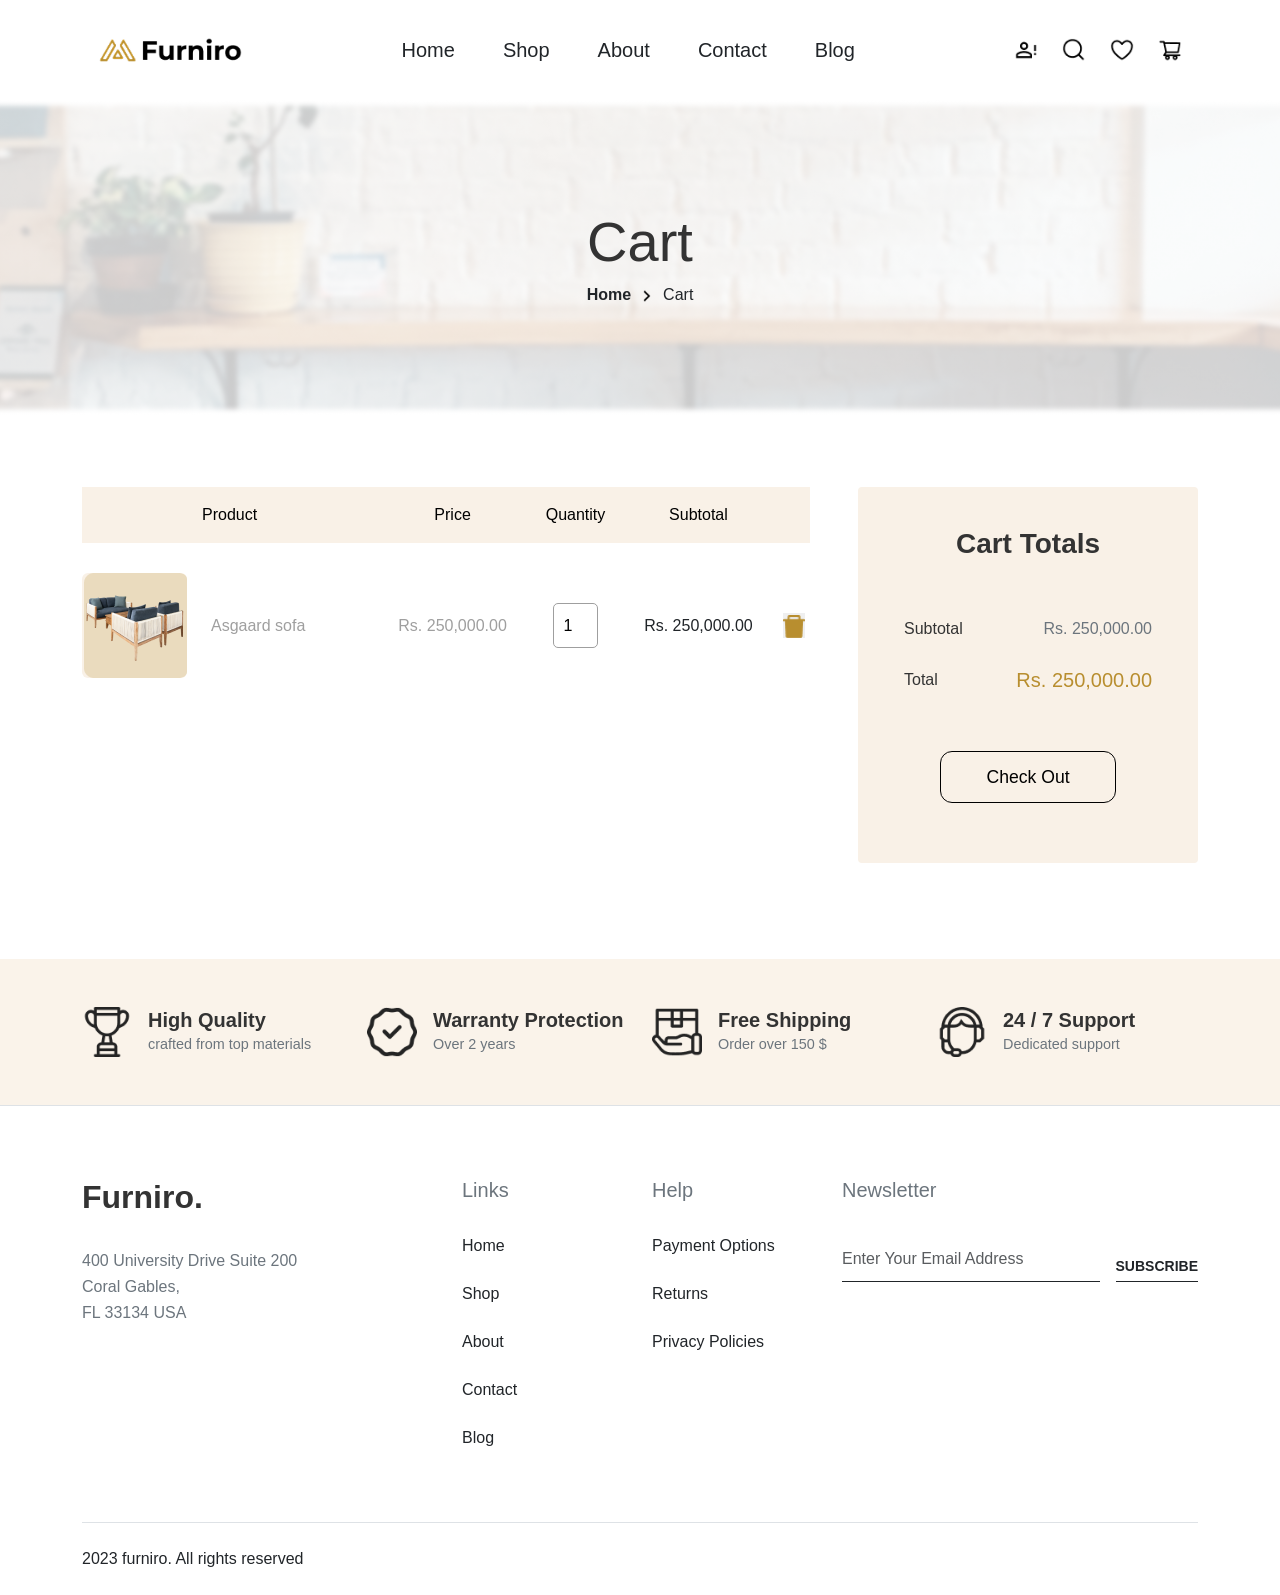
<file: cart.html>
<!DOCTYPE html>
<html lang="en">
<head>
    <meta charset="UTF-8">
    <meta name="viewport" content="width=device-width, initial-scale=1.0">
    <link href="https://cdn.jsdelivr.net/npm/bootstrap@5.3.0/dist/css/bootstrap.min.css" rel="stylesheet">
    <link rel="stylesheet" href="asset/styles/style.css">
    <link rel="stylesheet" href="asset/styles/responsive.css">
    <link rel="icon" type="image/png" href="./asset/images/icon.png">
    <title>Furniro | Cart</title>
</head>
<body>

    <header class="bg-white px-md-4">
        <nav class="navbar navbar-expand-md py-4 d-flex justify-content-between align-items-center">
            <a class="navbar-brand m-0" href="#">
                <img src="./asset/images/logo.png" alt="Furniro Logo" height="32">
            </a>
            <div class="offcanvas offcanvas-md offcanvas-start flex-grow-1" tabindex="-1" id="offcanvasNavbar">
                <div class="offcanvas-header justify-content-end pb-0">
                    <button type="button" class="btn-close fs-5" data-bs-dismiss="offcanvas"></button>
                </div>
                <div class="offcanvas-body d-flex justify-content-center">
                    <ul class="navbar-nav gap-md-5 gap-4 fw-medium text-center align-items-center">
                        <li class="nav-item"><a class="nav-link text-dark px-0 fs-5 fs-md-6" href="index.html">Home</a></li>
                        <li class="nav-item"><a class="nav-link text-dark px-0 fs-5 fs-md-6" href="shop.html">Shop</a></li>
                        <li class="nav-item"><a class="nav-link text-dark px-0 fs-5 fs-md-6" href="about.html">About</a></li>
                        <li class="nav-item"><a class="nav-link text-dark px-0 fs-5 fs-md-6" href="contact.html">Contact</a></li>
                        <li class="nav-item"><a class="nav-link text-dark px-0 fs-5 fs-md-6" href="blog.html">Blog</a></li>
                    </ul>
                </div>
            </div>
            <div class="d-flex gap-4 align-items-center">
                <div class="d-none d-md-flex gap-4 align-items-center">
                    <a href="#"><img src="asset/images/user.png" alt="User" height="24"></a>
                    <a href="#"><img src="asset/images/magnify.png" alt="Search" height="24"></a>
                    <a href="#"><img src="asset/images/heart.png" alt="Favorites" height="24"></a>
                    <a href="cart.html"><img src="asset/images/cart.png" alt="Cart" height="24"></a>
                </div>
                <button class="navbar-toggler border-0 shadow-none pe-0 d-md-none" type="button" data-bs-toggle="offcanvas" data-bs-target="#offcanvasNavbar">
                    <svg xmlns="http://www.w3.org/2000/svg" width="2em" height="2em" viewBox="0 0 24 24"><path d="M0 0h24v24H0z" fill="none" /><path fill="currentColor" d="M4 18q-.425 0-.712-.288T3 17t.288-.712T4 16h16q.425 0 .713.288T21 17t-.288.713T20 18zm0-5q-.425 0-.712-.288T3 12t.288-.712T4 11h16q.425 0 .713.288T21 12t-.288.713T20 13zm0-5q-.425 0-.712-.288T3 7t.288-.712T4 6h16q.425 0 .713.288T21 7t-.288.713T20 8z" /></svg>
                </button>
            </div>
        </nav>
    </header>

    <main>
        <section class="hero-banner d-flex justify-content-center align-items-center text-center" >
            <div class="container">
                <div class="d-flex flex-column align-items-center py-5">
                    <h1 class="display-4 fw-medium mb-2">Cart</h1>
                    <nav aria-label="breadcrumb">
                        <ol class="breadcrumb justify-content-center mb-0 gap-2">
                            <li class="breadcrumb-item"><a href="index.html" class="text-dark text-decoration-none fw-medium"><b>Home</b></a></li>
                            <li class="text-dark h-25"  aria-current="page"><img src="asset/images/dash.png" alt="Arrow" width="16" height="16"></li>
                            <li class="text-dark"  aria-current="page">Cart</li>
                        </ol>
                    </nav>
                </div>
            </div>
        </section>
    </main>

    <section class="py-5 bg-white">
        <div class="container pt-4 pb-5">
            <div class="row gx-lg-5">
                
                <div class="col-lg-8 mb-5 mb-lg-0">
                    <div class="table-responsive">
                        <table class="table cart-table mb-0" style="min-width: 600px;">
                            <thead>
                                <tr>
                                    <th style="width: 40%;">Product</th>
                                    <th>Price</th>
                                    <th>Quantity</th>
                                    <th>Subtotal</th>
                                    <th></th>
                                </tr>
                            </thead>
                            <tbody>
                                <tr>
                                    <td>
                                        <div class="d-flex align-items-center gap-4">
                                            <img src="asset/images/cart-item-1.png" alt="Asgaard sofa" class="rounded bg-beige" style="width: 105px; height: 105px; object-fit: cover;">
                                            <span>Asgaard sofa</span>
                                        </div>
                                    </td>
                                    <td>Rs. 250,000.00</td>
                                    <td>
                                        <input type="number" class="cart-qty-input" value="1" min="1">
                                    </td>
                                    <td class="text-dark">Rs. 250,000.00</td>
                                    <td>
                                        <button class="p-0 border-0 shadow-none hover-gold">
                                            <img src="asset/images/trash-icon.png" alt="Remove" width="22">
                                        </button>
                                    </td>
                                </tr>
                            </tbody>
                        </table>
                    </div>
                </div>

                <div class="col-lg-4" id="cards-home-indexy">
                    <div class="cart-totals-box">
                        <h2 class="fw-bold mb-5 pb-2 fs-3">Cart Totals</h2>
                        
                        <div class="d-flex justify-content-between align-items-center mb-4 px-3">
                            <span class="fw-medium">Subtotal</span>
                            <span class="text-secondary">Rs. 250,000.00</span>
                        </div>
                        
                        <div class="d-flex justify-content-between align-items-center mb-5 px-3">
                            <span class="fw-medium">Total</span>
                            <span class="text-gold fs-5 fw-medium">Rs. 250,000.00</span>
                        </div>
                        
                        <a href="checkout.html" class="checkout-btn mt-2">Check Out</a>
                    </div>
                </div>

            </div>
        </div>
    </section>

    <section class="features-section py-5" style="background-color: #FAF3EA;">
        <div class="container">
            <div class="row g-4 justify-content-between text-center text-md-start">
                <div class="col-12 col-md-6 col-lg-3 d-flex flex-column flex-md-row align-items-center justify-content-md-start">
                    <img src="./asset/images/trophy.png" alt="High Quality" width="50" height="50" class="me-md-3 mb-3 mb-md-0">
                    <div>
                        <h5 class="mb-0 fw-bold fs-5">High Quality</h5>
                        <span class="text-secondary fw-medium" style="font-size: 0.9rem;">crafted from top materials</span>
                    </div>
                </div>
                <div class="col-12 col-md-6 col-lg-3 d-flex flex-column flex-md-row align-items-center justify-content-md-start">
                    <img src="./asset/images/guarantee.png" alt="Warranty Protection" width="50" height="50" class="me-md-3 mb-3 mb-md-0">
                    <div>
                        <h5 class="mb-0 fw-bold fs-5">Warranty Protection</h5>
                        <span class="text-secondary fw-medium" style="font-size: 0.9rem;">Over 2 years</span>
                    </div>
                </div>
                <div class="col-12 col-md-6 col-lg-3 d-flex flex-column flex-md-row align-items-center justify-content-md-start">
                    <img src="./asset/images/shipping.png" alt="Free Shipping" width="50" height="50" class="me-md-3 mb-3 mb-md-0">
                    <div>
                        <h5 class="mb-0 fw-bold fs-5">Free Shipping</h5>
                        <span class="text-secondary fw-medium" style="font-size: 0.9rem;">Order over 150 $</span>
                    </div>
                </div>
                <div class="col-12 col-md-6 col-lg-3 d-flex flex-column flex-md-row align-items-center justify-content-md-start">
                    <img src="./asset/images/support.png" alt="24 / 7 Support" width="50" height="50" class="me-md-3 mb-3 mb-md-0">
                    <div>
                        <h5 class="mb-0 fw-bold fs-5">24 / 7 Support</h5>
                        <span class="text-secondary fw-medium" style="font-size: 0.9rem;">Dedicated support</span>
                    </div>
                </div>
            </div>
        </div>
    </section>

        <footer class="bg-white pt-5 border-top">
        <div class="container pt-4">
            <div class="row pb-4 mb-4">
                <div class="col-lg-3 col-md-6 mb-4">
                    <h2 class="fw-bold mb-4 pb-2">Furniro.</h2>
                    <p class="text-secondary fw-medium pe-lg-4" style="line-height: 1.6;">400 University Drive Suite 200 Coral Gables,<br>FL 33134 USA</p>
                </div>
                <div class="col-lg-2 offset-lg-1 col-md-3 mb-4">
                    <h5 class="fw-medium text-secondary mb-4 pb-2">Links</h5>
                    <ul class="list-unstyled p-0 m-0 d-flex flex-column gap-4 fw-medium">
                        <li><a href="index.html" class="text-dark text-decoration-none hover-gold">Home</a></li>
                        <li><a href="shop.html" class="text-dark text-decoration-none hover-gold">Shop</a></li>
                        <li><a href="about.html" class="text-dark text-decoration-none hover-gold">About</a></li>
                        <li><a href="contact.html" class="text-dark text-decoration-none hover-gold">Contact</a></li>
                        <li><a href="blog.html" class="text-dark text-decoration-none hover-gold">Blog</a></li>
                    </ul>
                </div>
                <div class="col-lg-2 col-md-3 mb-4">
                    <h5 class="fw-medium text-secondary mb-4 pb-2">Help</h5>
                    <ul class="list-unstyled p-0 m-0 d-flex flex-column gap-4 fw-medium">
                        <li><a href="#" class="text-dark text-decoration-none hover-gold">Payment Options</a></li>
                        <li><a href="#" class="text-dark text-decoration-none hover-gold">Returns</a></li>
                        <li><a href="#" class="text-dark text-decoration-none hover-gold">Privacy Policies</a></li>
                    </ul>
                </div>
                <div class="col-lg-4 col-md-6 mb-4">
                    <h5 class="fw-medium text-secondary mb-4 pb-2">Newsletter</h5>
                    <form class="d-flex flex-wrap flex-sm-nowrap gap-3 align-items-end">
                        <div class="border-bottom border-dark pb-1 flex-grow-1">
                            <input type="email" class="form-control border-0 shadow-none px-0 bg-transparent text-secondary" placeholder="Enter Your Email Address" required style="box-shadow: none;">
                        </div>
                        <div class="border-bottom border-dark pb-1">
                            <button type="submit" class="btn border-0 shadow-none fw-bold px-0 bg-transparent text-dark hover-gold pb-0">SUBSCRIBE</button>
                        </div>
                    </form>
                </div>
            </div>
            <div class="border-top pt-4 mt-2 pb-4 text-center text-md-start">
                <p class="mb-0 text-dark fw-medium">2023 furniro. All rights reserved</p>
            </div>
        </div>
    </footer>

    <script src="https://cdn.jsdelivr.net/npm/bootstrap@5.3.0/dist/js/bootstrap.bundle.min.js"></script>
</body>
</html>
</file>
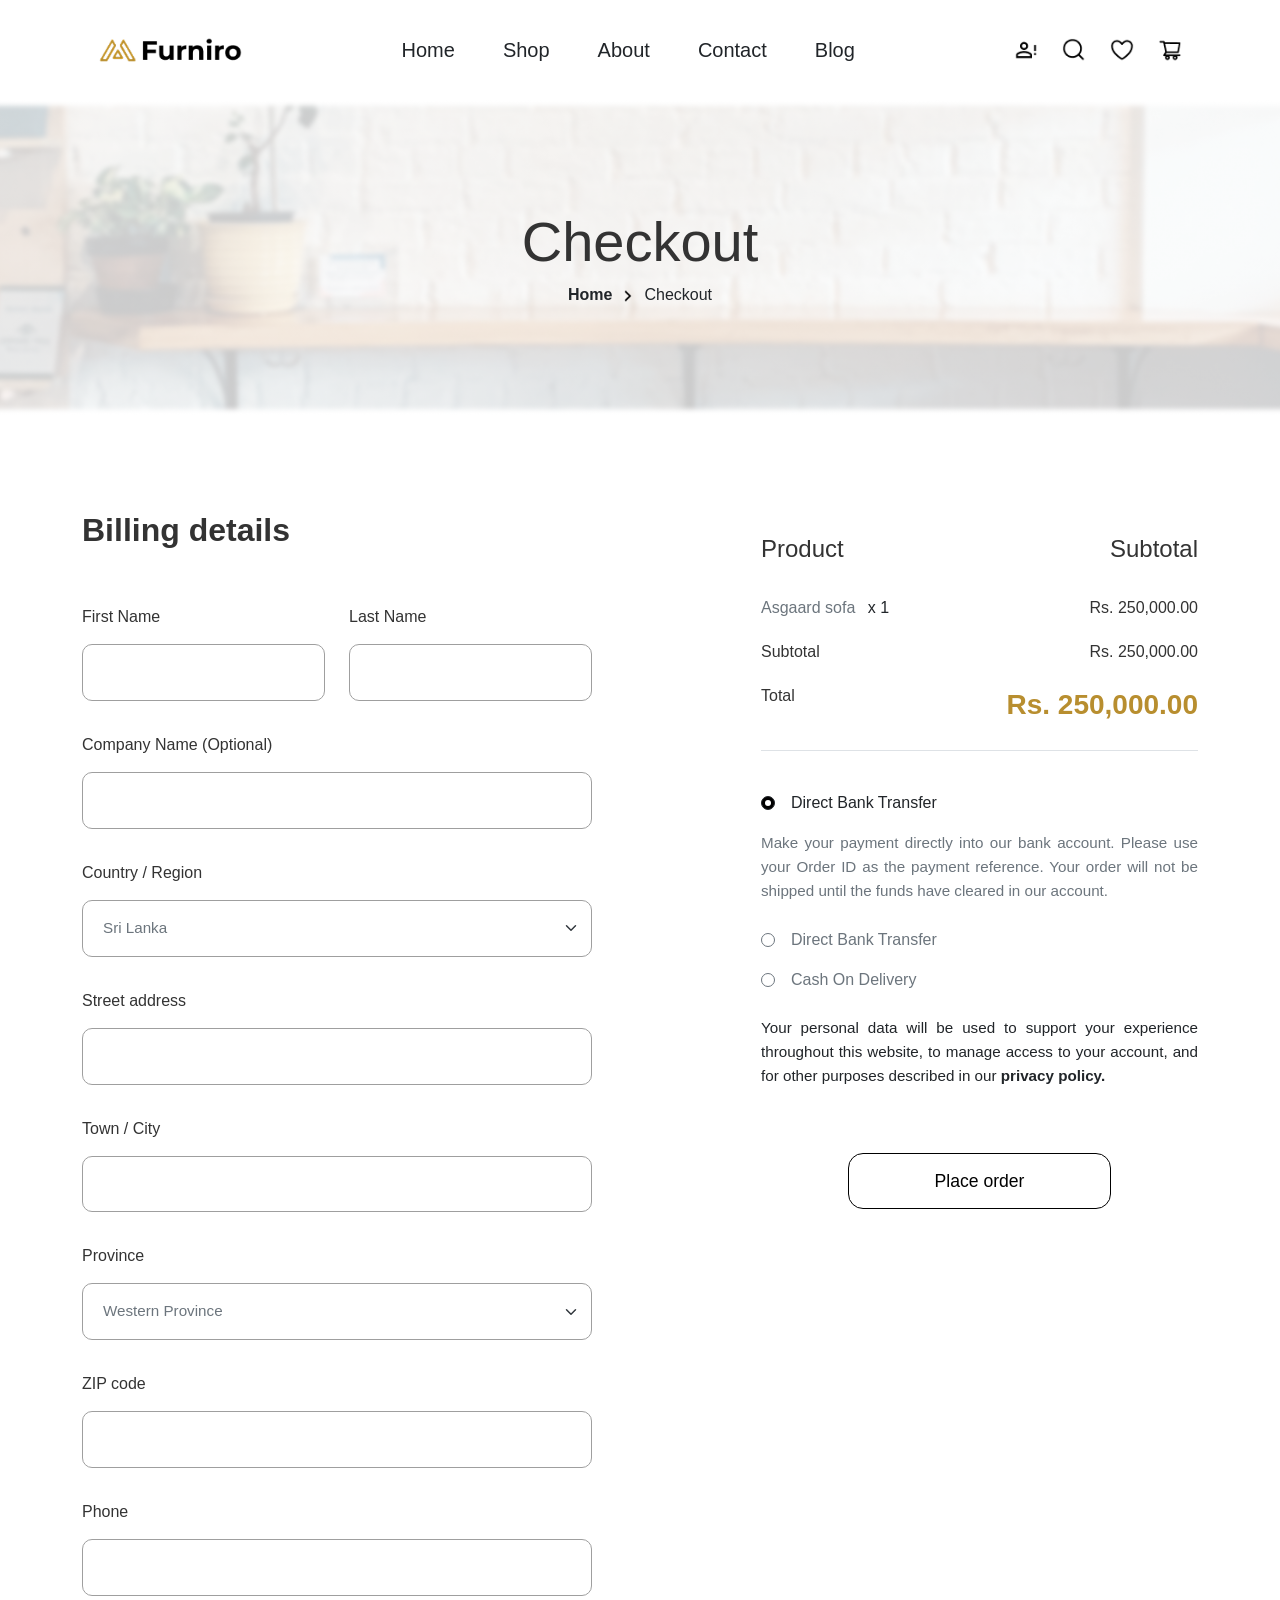
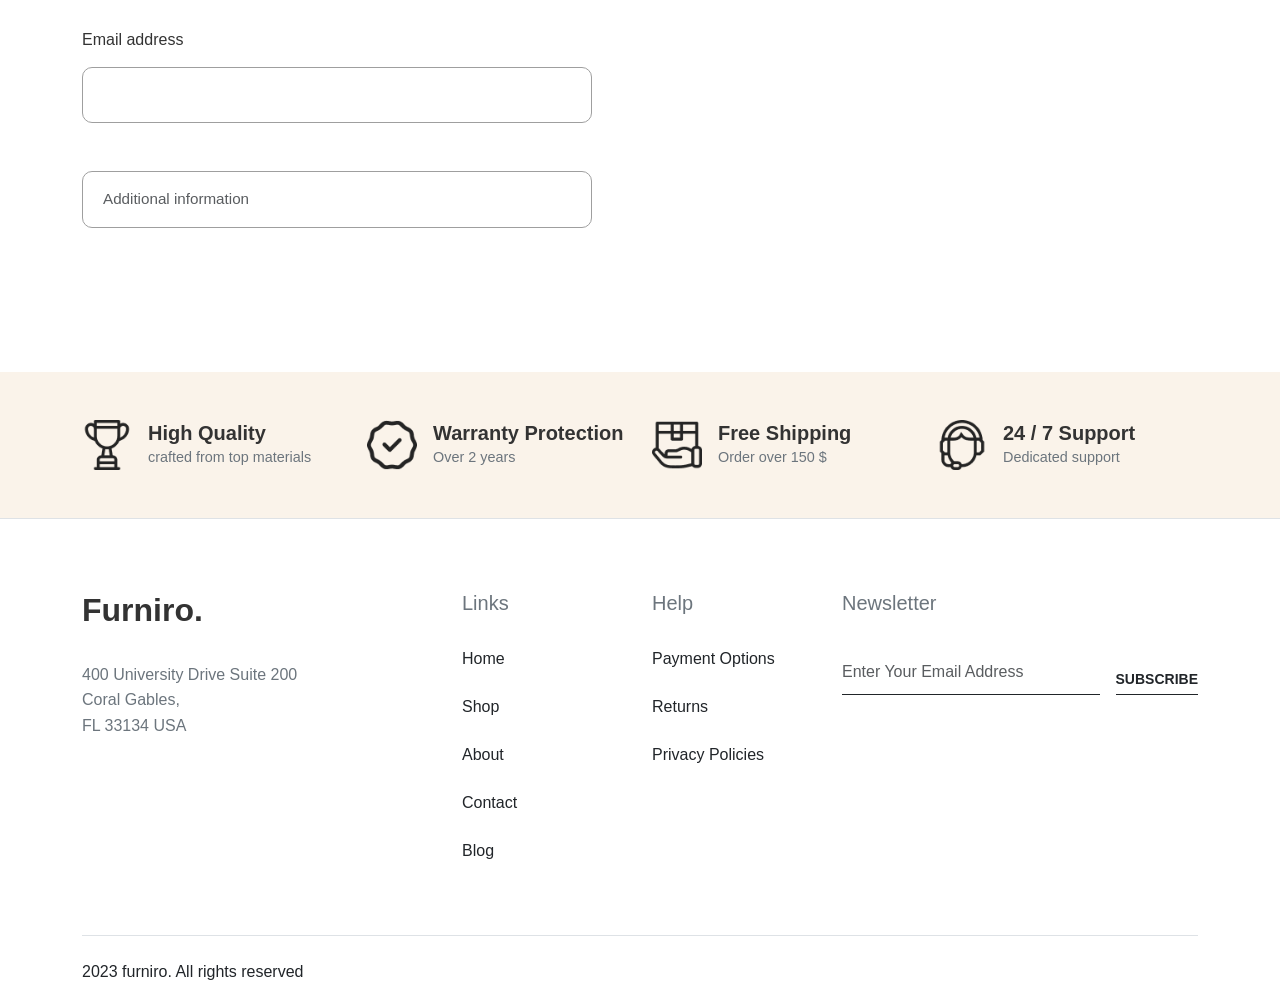
<file: checkout.html>
<!DOCTYPE html>
<html lang="en">
<head>
    <meta charset="UTF-8">
    <meta name="viewport" content="width=device-width, initial-scale=1.0">
    <link href="https://cdn.jsdelivr.net/npm/bootstrap@5.3.0/dist/css/bootstrap.min.css" rel="stylesheet">
    <link rel="stylesheet" href="asset/styles/style.css">
    <link rel="stylesheet" href="asset/styles/responsive.css">
    <link rel="icon" type="image/png" href="./asset/images/icon.png">
    <title>Furniro | Checkout</title>
</head>
<body>

    <!-- Header Section -->
    <header class="bg-white px-md-4">
        <nav class="navbar navbar-expand-md py-4 d-flex justify-content-between align-items-center">
            <a class="navbar-brand m-0" href="#">
                <img src="./asset/images/logo.png" alt="Furniro Logo" height="32">
            </a>
            <div class="offcanvas offcanvas-md offcanvas-start flex-grow-1" tabindex="-1" id="offcanvasNavbar">
                <div class="offcanvas-header justify-content-end pb-0">
                    <button type="button" class="btn-close fs-5" data-bs-dismiss="offcanvas"></button>
                </div>
                <div class="offcanvas-body d-flex justify-content-center">
                    <ul class="navbar-nav gap-md-5 gap-4 fw-medium text-center align-items-center">
                        <li class="nav-item"><a class="nav-link text-dark px-0 fs-5 fs-md-6" href="index.html">Home</a></li>
                        <li class="nav-item"><a class="nav-link text-dark px-0 fs-5 fs-md-6" href="shop.html">Shop</a></li>
                        <li class="nav-item"><a class="nav-link text-dark px-0 fs-5 fs-md-6" href="#">About</a></li>
                        <li class="nav-item"><a class="nav-link text-dark px-0 fs-5 fs-md-6" href="contact.html">Contact</a></li>
                        <li class="nav-item"><a class="nav-link text-dark px-0 fs-5 fs-md-6" href="blog.html">Blog</a></li>
                    </ul>
                </div>
            </div>
            <div class="d-flex gap-4 align-items-center">
                <div class="d-none d-md-flex gap-4 align-items-center">
                    <a href="#"><img src="asset/images/user.png" alt="User" height="24"></a>
                    <a href="#"><img src="asset/images/magnify.png" alt="Search" height="24"></a>
                    <a href="#"><img src="asset/images/heart.png" alt="Favorites" height="24"></a>
                    <a href="cart.html"><img src="asset/images/cart.png" alt="Cart" height="24"></a>
                </div>
                <button class="navbar-toggler border-0 shadow-none pe-0 d-md-none" type="button" data-bs-toggle="offcanvas" data-bs-target="#offcanvasNavbar">
                    <svg xmlns="http://www.w3.org/2000/svg" width="2em" height="2em" viewBox="0 0 24 24"><path d="M0 0h24v24H0z" fill="none" /><path fill="currentColor" d="M4 18q-.425 0-.712-.288T3 17t.288-.712T4 16h16q.425 0 .713.288T21 17t-.288.713T20 18zm0-5q-.425 0-.712-.288T3 12t.288-.712T4 11h16q.425 0 .713.288T21 12t-.288.713T20 13zm0-5q-.425 0-.712-.288T3 7t.288-.712T4 6h16q.425 0 .713.288T21 7t-.288.713T20 8z" /></svg>
                </button>
            </div>
        </nav>
    </header>

    <!-- Banner Title Section -->
    <main>
        <section class="hero-banner d-flex justify-content-center align-items-center text-center">
            <div class="container">
                <div class="d-flex flex-column align-items-center py-5">
                    <h1 class="display-4 fw-medium mb-2">Checkout</h1>
                    <nav aria-label="breadcrumb">
                        <ol class="breadcrumb justify-content-center mb-0 gap-2">
                            <li class="breadcrumb-item"><a href="index.html" class="text-dark text-decoration-none fw-medium"><b>Home</b></a></li>
                            <li class="text-dark h-25"  aria-current="page"><img src="asset/images/dash.png" alt="Arrow" width="16" height="16"></li>
                            <li class="text-dark"  aria-current="page">Checkout</li>
                        </ol>
                    </nav>
                </div>
            </div>
        </section>
    </main>

    <!-- Main Checkout Section -->
    <section class="py-5 bg-white">
        <div class="container py-5">
            <div class="row gx-lg-5">
                
                <!-- Left Column: Billing Details Form -->
                <div class="col-lg-6 mb-5 pe-lg-5">
                    <h2 class="fw-bold mb-5 pb-2 fs-2">Billing details</h2>
                    
                    <form class="row g-4">
                        <div class="col-md-6">
                            <label class="form-label checkout-label">First Name</label>
                            <input type="text" class="form-control checkout-input">
                        </div>
                        <div class="col-md-6">
                            <label class="form-label checkout-label">Last Name</label>
                            <input type="text" class="form-control checkout-input">
                        </div>
                        
                        <div class="col-12 mt-4 pt-2">
                            <label class="form-label checkout-label">Company Name (Optional)</label>
                            <input type="text" class="form-control checkout-input">
                        </div>
                        
                        <div class="col-12 mt-4 pt-2">
                            <label class="form-label checkout-label">Country / Region</label>
                            <select class="form-select checkout-input text-secondary">
                                <option selected>Sri Lanka</option>
                                <option value="1">United States</option>
                                <option value="2">United Kingdom</option>
                            </select>
                        </div>
                        
                        <div class="col-12 mt-4 pt-2">
                            <label class="form-label checkout-label">Street address</label>
                            <input type="text" class="form-control checkout-input">
                        </div>
                        
                        <div class="col-12 mt-4 pt-2">
                            <label class="form-label checkout-label">Town / City</label>
                            <input type="text" class="form-control checkout-input">
                        </div>
                        
                        <div class="col-12 mt-4 pt-2">
                            <label class="form-label checkout-label">Province</label>
                            <select class="form-select checkout-input text-secondary">
                                <option selected>Western Province</option>
                                <option value="1">Central Province</option>
                                <option value="2">Eastern Province</option>
                            </select>
                        </div>
                        
                        <div class="col-12 mt-4 pt-2">
                            <label class="form-label checkout-label">ZIP code</label>
                            <input type="text" class="form-control checkout-input">
                        </div>
                        
                        <div class="col-12 mt-4 pt-2">
                            <label class="form-label checkout-label">Phone</label>
                            <input type="tel" class="form-control checkout-input">
                        </div>
                        
                        <div class="col-12 mt-4 pt-2">
                            <label class="form-label checkout-label">Email address</label>
                            <input type="email" class="form-control checkout-input">
                        </div>
                        
                        <div class="col-12 mt-5">
                            <input type="text" class="form-control checkout-input" placeholder="Additional information">
                        </div>
                    </form>
                </div>

                <!-- Right Column: Order Summary & Payment -->
                <div class="col-lg-5 offset-lg-1 pt-4">
                    
                    <!-- Order Summary Headers -->
                    <div class="d-flex justify-content-between mb-4">
                        <h4 class="fw-medium fs-4">Product</h4>
                        <h4 class="fw-medium fs-4">Subtotal</h4>
                    </div>
                    
                    <!-- Item Row -->
                    <div class="d-flex justify-content-between mb-3 pb-1">
                        <span class="text-secondary fw-medium">Asgaard sofa <span class="text-dark fw-medium ms-2">x 1</span></span>
                        <span class="fw-light">Rs. 250,000.00</span>
                    </div>
                    
                    <!-- Subtotal Row -->
                    <div class="d-flex justify-content-between mb-3 pb-1">
                        <span class="fw-medium">Subtotal</span>
                        <span class="fw-light">Rs. 250,000.00</span>
                    </div>
                    
                    <!-- Total Row -->
                    <div class="d-flex justify-content-between border-bottom pb-4 mb-4">
                        <span class="fw-medium">Total</span>
                        <span class="text-gold fw-bold fs-3">Rs. 250,000.00</span>
                    </div>
                    
                    <!-- perfectly Aligned Payment Methods -->
                    <div class="pt-3">
                        
                        <!-- Option 1: Direct Bank Transfer (Checked) -->
                        <div class="d-flex align-items-center mb-3">
                            <input class="form-check-input payment-radio m-0 border-dark shadow-none" type="radio" name="paymentMethod" id="bankTransfer1" checked>
                            <label class="form-check-label fw-medium text-dark ms-3 fs-6" for="bankTransfer1">Direct Bank Transfer</label>
                        </div>
                        <p class="text-secondary mb-4" style="font-size: 0.95rem; text-align: justify; line-height: 1.6;">
                            Make your payment directly into our bank account. Please use your Order ID as the payment reference. Your order will not be shipped until the funds have cleared in our account.
                        </p>
                        
                        <!-- Option 2: Direct Bank Transfer (Unchecked) -->
                        <div class="d-flex align-items-center mb-3">
                            <input class="form-check-input payment-radio m-0 border-secondary shadow-none" type="radio" name="paymentMethod" id="bankTransfer2">
                            <label class="form-check-label text-secondary fw-medium ms-3" for="bankTransfer2">Direct Bank Transfer</label>
                        </div>
                        
                        <!-- Option 3: Cash On Delivery -->
                        <div class="d-flex align-items-center mb-4">
                            <input class="form-check-input payment-radio m-0 border-secondary shadow-none" type="radio" name="paymentMethod" id="cod">
                            <label class="form-check-label text-secondary fw-medium ms-3" for="cod">Cash On Delivery</label>
                        </div>
                        
                        <!-- Privacy Policy Notice -->
                        <p class="text-dark mb-5 pb-3" style="font-size: 0.95rem; line-height: 1.6; text-align: justify;">
                            Your personal data will be used to support your experience throughout this website, to manage access to your account, and for other purposes described in our <span class="fw-bold">privacy policy.</span>
                        </p>
                        
                        <!-- Place Order Button -->
                        <div class="text-center">
                            <button class="place-order-btn shadow-none">Place order</button>
                        </div>
                        
                    </div>
                </div>

            </div>
        </div>
    </section>

    <!-- Features Bar Section -->
    <section class="features-section py-5" style="background-color: #FAF3EA;">
        <div class="container">
            <div class="row g-4 justify-content-between text-center text-md-start">
                <div class="col-12 col-md-6 col-lg-3 d-flex flex-column flex-md-row align-items-center justify-content-md-start">
                    <img src="./asset/images/trophy.png" alt="High Quality" width="50" height="50" class="me-md-3 mb-3 mb-md-0">
                    <div>
                        <h5 class="mb-0 fw-bold fs-5">High Quality</h5>
                        <span class="text-secondary fw-medium" style="font-size: 0.9rem;">crafted from top materials</span>
                    </div>
                </div>
                <div class="col-12 col-md-6 col-lg-3 d-flex flex-column flex-md-row align-items-center justify-content-md-start">
                    <img src="./asset/images/guarantee.png" alt="Warranty Protection" width="50" height="50" class="me-md-3 mb-3 mb-md-0">
                    <div>
                        <h5 class="mb-0 fw-bold fs-5">Warranty Protection</h5>
                        <span class="text-secondary fw-medium" style="font-size: 0.9rem;">Over 2 years</span>
                    </div>
                </div>
                <div class="col-12 col-md-6 col-lg-3 d-flex flex-column flex-md-row align-items-center justify-content-md-start">
                    <img src="./asset/images/shipping.png" alt="Free Shipping" width="50" height="50" class="me-md-3 mb-3 mb-md-0">
                    <div>
                        <h5 class="mb-0 fw-bold fs-5">Free Shipping</h5>
                        <span class="text-secondary fw-medium" style="font-size: 0.9rem;">Order over 150 $</span>
                    </div>
                </div>
                <div class="col-12 col-md-6 col-lg-3 d-flex flex-column flex-md-row align-items-center justify-content-md-start">
                    <img src="./asset/images/support.png" alt="24 / 7 Support" width="50" height="50" class="me-md-3 mb-3 mb-md-0">
                    <div>
                        <h5 class="mb-0 fw-bold fs-5">24 / 7 Support</h5>
                        <span class="text-secondary fw-medium" style="font-size: 0.9rem;">Dedicated support</span>
                    </div>
                </div>
            </div>
        </div>
    </section>

    <!--Footer -->
        <footer class="bg-white pt-5 border-top">
        <div class="container pt-4">
            <div class="row pb-4 mb-4">
                <div class="col-lg-3 col-md-6 mb-4">
                    <h2 class="fw-bold mb-4 pb-2">Furniro.</h2>
                    <p class="text-secondary fw-medium pe-lg-4" style="line-height: 1.6;">400 University Drive Suite 200 Coral Gables,<br>FL 33134 USA</p>
                </div>
                <div class="col-lg-2 offset-lg-1 col-md-3 mb-4">
                    <h5 class="fw-medium text-secondary mb-4 pb-2">Links</h5>
                    <ul class="list-unstyled p-0 m-0 d-flex flex-column gap-4 fw-medium">
                        <li><a href="index.html" class="text-dark text-decoration-none hover-gold">Home</a></li>
                        <li><a href="shop.html" class="text-dark text-decoration-none hover-gold">Shop</a></li>
                        <li><a href="about.html" class="text-dark text-decoration-none hover-gold">About</a></li>
                        <li><a href="contact.html" class="text-dark text-decoration-none hover-gold">Contact</a></li>
                        <li><a href="blog.html" class="text-dark text-decoration-none hover-gold">Blog</a></li>
                    </ul>
                </div>
                <div class="col-lg-2 col-md-3 mb-4">
                    <h5 class="fw-medium text-secondary mb-4 pb-2">Help</h5>
                    <ul class="list-unstyled p-0 m-0 d-flex flex-column gap-4 fw-medium">
                        <li><a href="#" class="text-dark text-decoration-none hover-gold">Payment Options</a></li>
                        <li><a href="#" class="text-dark text-decoration-none hover-gold">Returns</a></li>
                        <li><a href="#" class="text-dark text-decoration-none hover-gold">Privacy Policies</a></li>
                    </ul>
                </div>
                <div class="col-lg-4 col-md-6 mb-4">
                    <h5 class="fw-medium text-secondary mb-4 pb-2">Newsletter</h5>
                    <form class="d-flex flex-wrap flex-sm-nowrap gap-3 align-items-end">
                        <div class="border-bottom border-dark pb-1 flex-grow-1">
                            <input type="email" class="form-control border-0 shadow-none px-0 bg-transparent text-secondary" placeholder="Enter Your Email Address" required style="box-shadow: none;">
                        </div>
                        <div class="border-bottom border-dark pb-1">
                            <button type="submit" class="btn border-0 shadow-none fw-bold px-0 bg-transparent text-dark hover-gold pb-0">SUBSCRIBE</button>
                        </div>
                    </form>
                </div>
            </div>
            <div class="border-top pt-4 mt-2 pb-4 text-center text-md-start">
                <p class="mb-0 text-dark fw-medium">2023 furniro. All rights reserved</p>
            </div>
        </div>
    </footer>


    <script src="https://cdn.jsdelivr.net/npm/bootstrap@5.3.0/dist/js/bootstrap.bundle.min.js"></script>
</body>
</html>
</file>
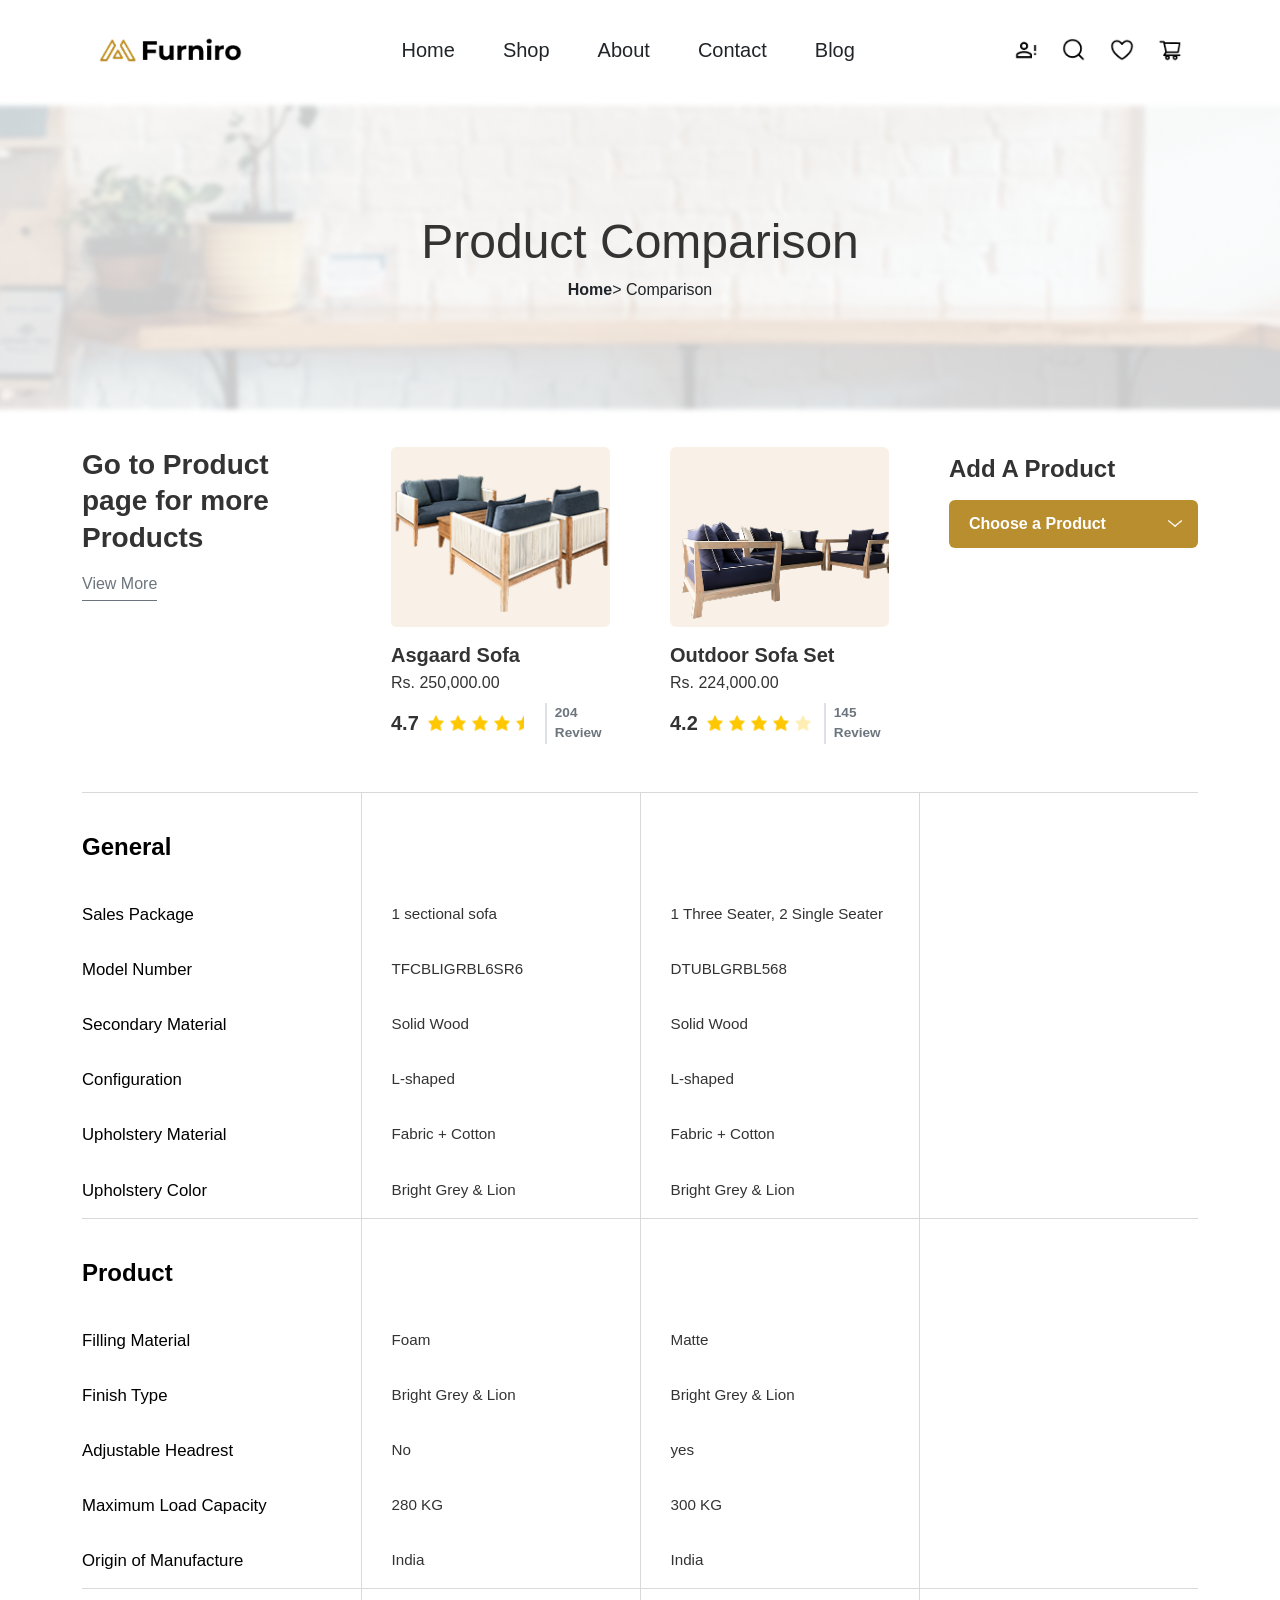
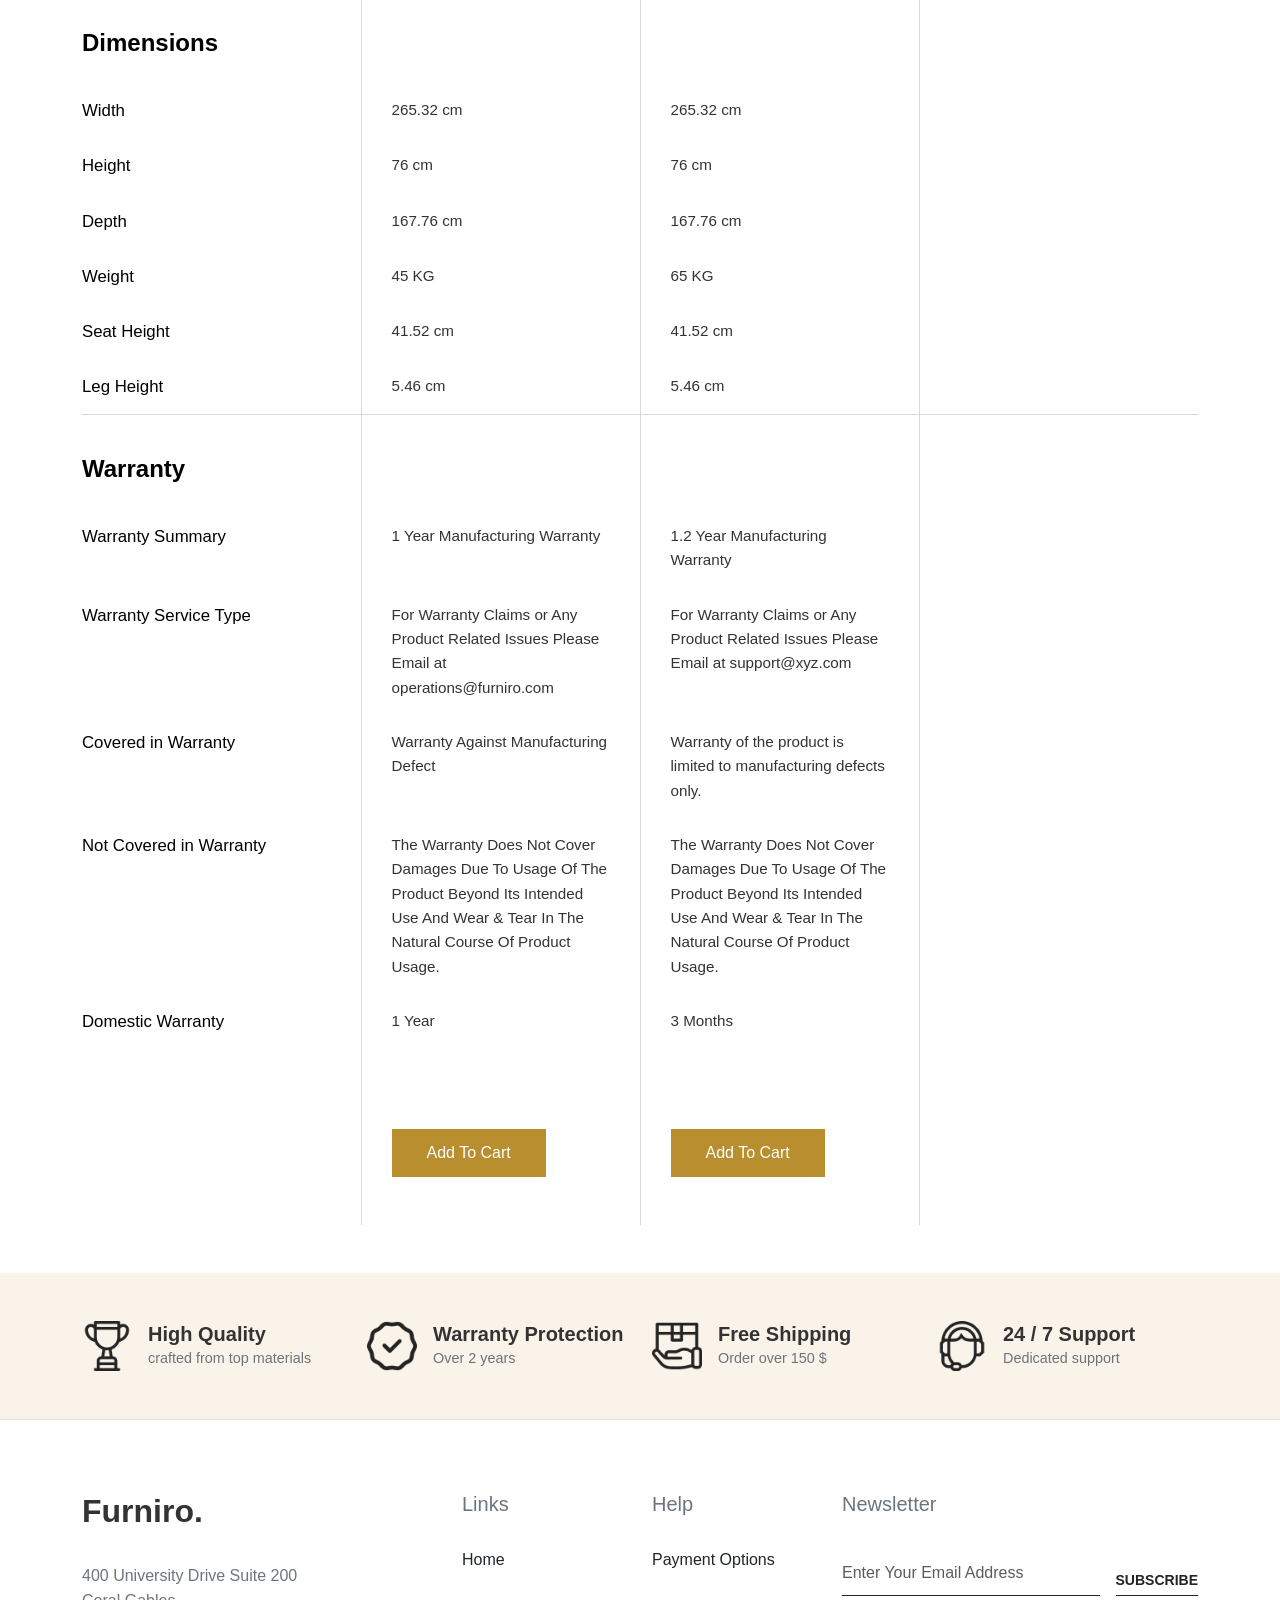
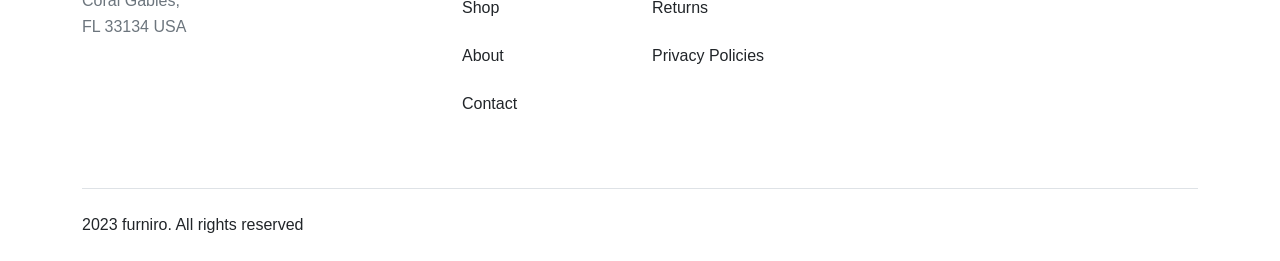
<file: comparison.html>
<!DOCTYPE html>
<html lang="en">
<head>
    <meta charset="UTF-8">
    <meta name="viewport" content="width=device-width, initial-scale=1.0">
    <link href="https://cdn.jsdelivr.net/npm/bootstrap@5.3.0/dist/css/bootstrap.min.css" rel="stylesheet">
    <link rel="stylesheet" href="asset/styles/style.css">
    <link rel="stylesheet" href="asset/styles/responsive.css">
    <link rel="icon" type="image/png" href="./asset/images/icon.png">
    <title>Furniro | Product Comparison</title>
</head>
<body>

    <header class="bg-white px-md-4">
        <nav class="navbar navbar-expand-md py-4 d-flex justify-content-between align-items-center">
            <a class="navbar-brand m-0" href="#">
                <img src="./asset/images/logo.png" alt="Furniro Logo" height="32">
            </a>
            <div class="offcanvas offcanvas-md offcanvas-start flex-grow-1" tabindex="-1" id="offcanvasNavbar">
                <div class="offcanvas-header justify-content-end pb-0">
                    <button type="button" class="btn-close fs-5" data-bs-dismiss="offcanvas"></button>
                </div>
                <div class="offcanvas-body d-flex justify-content-center">
                    <ul class="navbar-nav gap-md-5 gap-4 fw-medium text-center align-items-center">
                        <li class="nav-item"><a class="nav-link text-dark px-0 fs-5 fs-md-6" href="index.html">Home</a></li>
                        <li class="nav-item"><a class="nav-link text-dark px-0 fs-5 fs-md-6" href="shop.html">Shop</a></li>
                        <li class="nav-item"><a class="nav-link text-dark px-0 fs-5 fs-md-6" href="#">About</a></li>
                        <li class="nav-item"><a class="nav-link text-dark px-0 fs-5 fs-md-6" href="contact.html">Contact</a></li>
                        <li class="nav-item"><a class="nav-link text-dark px-0 fs-5 fs-md-6" href="blog.html">Blog</a></li>
                    </ul>
                </div>
            </div>
            <div class="d-flex gap-4 align-items-center">
                <div class="d-none d-md-flex gap-4 align-items-center">
                    <a href="#"><img src="asset/images/user.png" alt="User" height="24"></a>
                    <a href="#"><img src="asset/images/magnify.png" alt="Search" height="24"></a>
                    <a href="#"><img src="asset/images/heart.png" alt="Favorites" height="24"></a>
                    <a href="#"><img src="asset/images/cart.png" alt="Cart" height="24"></a>
                </div>
                <button class="navbar-toggler border-0 shadow-none pe-0 d-md-none" type="button" data-bs-toggle="offcanvas" data-bs-target="#offcanvasNavbar">
                    <svg xmlns="http://www.w3.org/2000/svg" width="2em" height="2em" viewBox="0 0 24 24"><path d="M0 0h24v24H0z" fill="none" /><path fill="currentColor" d="M4 18q-.425 0-.712-.288T3 17t.288-.712T4 16h16q.425 0 .713.288T21 17t-.288.713T20 18zm0-5q-.425 0-.712-.288T3 12t.288-.712T4 11h16q.425 0 .713.288T21 12t-.288.713T20 13zm0-5q-.425 0-.712-.288T3 7t.288-.712T4 6h16q.425 0 .713.288T21 7t-.288.713T20 8z" /></svg>
                </button>
            </div>
        </nav>
    </header>

    <main>
        <section class="hero-banner d-flex justify-content-center align-items-center text-center">
            <div class="container">
                <div class="d-flex flex-column align-items-center py-5">
                    <h1 class="display-5 fw-medium mb-2">Product Comparison</h1>
                    <nav aria-label="breadcrumb">
                        <ol class="breadcrumb justify-content-center mb-0">
                            <li class="breadcrumb-item"><a href="index.html" class="text-dark text-decoration-none fw-bold">Home</a></li>
                            <li class="text-dark" aria-current="page">> Comparison</li>
                        </ol>
                    </nav>
                </div>
            </div>
        </section>
    </main>

    <section class="pb-5 bg-white">
        <div class="container">
            <div class="table-responsive compare-table-wrapper" style="overflow-x: auto; -webkit-overflow-scrolling: touch;">
                <table class="compare-table" style="min-width: 1000px; width: 100%;">
                    
                    <thead>
                        <tr>
                            <th style="width: 25%;">
                                <h3 class="fw-bold mb-3 fs-3 pe-lg-3" style="line-height: 1.3;">Go to Product page for more Products</h3>
                                <a href="shop.html" class="text-secondary fw-medium hover-gold pb-1 d-inline-block border-bottom border-secondary">View More</a>
                            </th>
                            
                            <th style="width: 25%;">
                                <img src="asset/images/compare-product-1.png" class="w-100 mb-3 rounded bg-beige" style="height: 180px; object-fit: cover;" alt="Asgaard Sofa">
                                <h4 class="fw-bold fs-5 mb-1">Asgaard Sofa</h4>
                                <p class="fw-medium mb-2">Rs. 250,000.00</p>
                                <div class="d-flex align-items-center gap-2 mb-2">
                                    <span class="fw-bold fs-5">4.7</span>
                                    <div class="d-flex gap-1">
                                        <img src="asset/images/star.png" width="18"><img src="asset/images/star.png" width="18"><img src="asset/images/star.png" width="18"><img src="asset/images/star.png" width="18"><img src="asset/images/star-half.png" width="18">
                                    </div>
                                    <span class="text-secondary border-start border-2 ps-2 ms-1" style="font-size: 0.85rem;">204 Review</span>
                                </div>
                            </th>

                            <th style="width: 25%;">
                                <img src="asset/images/compare-product-2.png" class="w-100 mb-3 rounded bg-beige" style="height: 180px; object-fit: cover;" alt="Outdoor Sofa Set">
                                <h4 class="fw-bold fs-5 mb-1">Outdoor Sofa Set</h4>
                                <p class="fw-medium mb-2">Rs. 224,000.00</p>
                                <div class="d-flex align-items-center gap-2 mb-2">
                                    <span class="fw-bold fs-5">4.2</span>
                                    <div class="d-flex gap-1">
                                        <img src="asset/images/star.png" width="18"><img src="asset/images/star.png" width="18"><img src="asset/images/star.png" width="18"><img src="asset/images/star.png" width="18"><img src="asset/images/star.png" width="18" style="opacity:0.3;">
                                    </div>
                                    <span class="text-secondary border-start border-2 ps-2 ms-1" style="font-size: 0.85rem;">145 Review</span>
                                </div>
                            </th>

                            <th class="pt-2" style="width: 25%;">
                                <h4 class="fw-bold fs-4 mb-3">Add A Product</h4>
                                <button class="btn-choose w-100 shadow-none position-relative">
                                    Choose a Product
                                    <img src="asset/images/arrow-down.png" width="14" class="position-absolute end-0 top-50 translate-middle-y me-3">
                                </button>
                            </th>
                        </tr>
                    </thead>
                    
                    <tbody>
                        <tr class="table-divider">
                            <td><h3 class="compare-section-title">General</h3></td>
                            <td></td>
                            <td></td>
                            <td></td>
                        </tr>
                        <tr>
                            <td class="compare-label">Sales Package</td>
                            <td class="compare-value">1 sectional sofa</td>
                            <td class="compare-value">1 Three Seater, 2 Single Seater</td>
                            <td></td>
                        </tr>
                        <tr>
                            <td class="compare-label">Model Number</td>
                            <td class="compare-value">TFCBLIGRBL6SR6</td>
                            <td class="compare-value">DTUBLGRBL568</td>
                            <td></td>
                        </tr>
                        <tr>
                            <td class="compare-label">Secondary Material</td>
                            <td class="compare-value">Solid Wood</td>
                            <td class="compare-value">Solid Wood</td>
                            <td></td>
                        </tr>
                        <tr>
                            <td class="compare-label">Configuration</td>
                            <td class="compare-value">L-shaped</td>
                            <td class="compare-value">L-shaped</td>
                            <td></td>
                        </tr>
                        <tr>
                            <td class="compare-label">Upholstery Material</td>
                            <td class="compare-value">Fabric + Cotton</td>
                            <td class="compare-value">Fabric + Cotton</td>
                            <td></td>
                        </tr>
                        <tr>
                            <td class="compare-label">Upholstery Color</td>
                            <td class="compare-value">Bright Grey & Lion</td>
                            <td class="compare-value">Bright Grey & Lion</td>
                            <td></td>
                        </tr>

                        <tr class="table-divider">
                            <td><h3 class="compare-section-title">Product</h3></td>
                            <td></td>
                            <td></td>
                            <td></td>
                        </tr>
                        <tr>
                            <td class="compare-label">Filling Material</td>
                            <td class="compare-value">Foam</td>
                            <td class="compare-value">Matte</td>
                            <td></td>
                        </tr>
                        <tr>
                            <td class="compare-label">Finish Type</td>
                            <td class="compare-value">Bright Grey & Lion</td>
                            <td class="compare-value">Bright Grey & Lion</td>
                            <td></td>
                        </tr>
                        <tr>
                            <td class="compare-label">Adjustable Headrest</td>
                            <td class="compare-value">No</td>
                            <td class="compare-value">yes</td>
                            <td></td>
                        </tr>
                        <tr>
                            <td class="compare-label">Maximum Load Capacity</td>
                            <td class="compare-value">280 KG</td>
                            <td class="compare-value">300 KG</td>
                            <td></td>
                        </tr>
                        <tr>
                            <td class="compare-label">Origin of Manufacture</td>
                            <td class="compare-value">India</td>
                            <td class="compare-value">India</td>
                            <td></td>
                        </tr>

                        <tr class="table-divider">
                            <td><h3 class="compare-section-title">Dimensions</h3></td>
                            <td></td>
                            <td></td>
                            <td></td>
                        </tr>
                        <tr>
                            <td class="compare-label">Width</td>
                            <td class="compare-value">265.32 cm</td>
                            <td class="compare-value">265.32 cm</td>
                            <td></td>
                        </tr>
                        <tr>
                            <td class="compare-label">Height</td>
                            <td class="compare-value">76 cm</td>
                            <td class="compare-value">76 cm</td>
                            <td></td>
                        </tr>
                        <tr>
                            <td class="compare-label">Depth</td>
                            <td class="compare-value">167.76 cm</td>
                            <td class="compare-value">167.76 cm</td>
                            <td></td>
                        </tr>
                        <tr>
                            <td class="compare-label">Weight</td>
                            <td class="compare-value">45 KG</td>
                            <td class="compare-value">65 KG</td>
                            <td></td>
                        </tr>
                        <tr>
                            <td class="compare-label">Seat Height</td>
                            <td class="compare-value">41.52 cm</td>
                            <td class="compare-value">41.52 cm</td>
                            <td></td>
                        </tr>
                        <tr>
                            <td class="compare-label">Leg Height</td>
                            <td class="compare-value">5.46 cm</td>
                            <td class="compare-value">5.46 cm</td>
                            <td></td>
                        </tr>

                        <tr class="table-divider">
                            <td><h3 class="compare-section-title">Warranty</h3></td>
                            <td></td>
                            <td></td>
                            <td></td>
                        </tr>
                        <tr>
                            <td class="compare-label">Warranty Summary</td>
                            <td class="compare-value">1 Year Manufacturing Warranty</td>
                            <td class="compare-value">1.2 Year Manufacturing Warranty</td>
                            <td></td>
                        </tr>
                        <tr>
                            <td class="compare-label">Warranty Service Type</td>
                            <td class="compare-value">For Warranty Claims or Any Product Related Issues Please Email at operations@furniro.com</td>
                            <td class="compare-value">For Warranty Claims or Any Product Related Issues Please Email at support@xyz.com</td>
                            <td></td>
                        </tr>
                        <tr>
                            <td class="compare-label">Covered in Warranty</td>
                            <td class="compare-value">Warranty Against Manufacturing Defect</td>
                            <td class="compare-value">Warranty of the product is limited to manufacturing defects only.</td>
                            <td></td>
                        </tr>
                        <tr>
                            <td class="compare-label">Not Covered in Warranty</td>
                            <td class="compare-value">The Warranty Does Not Cover Damages Due To Usage Of The Product Beyond Its Intended Use And Wear & Tear In The Natural Course Of Product Usage.</td>
                            <td class="compare-value">The Warranty Does Not Cover Damages Due To Usage Of The Product Beyond Its Intended Use And Wear & Tear In The Natural Course Of Product Usage.</td>
                            <td></td>
                        </tr>
                        <tr>
                            <td class="compare-label">Domestic Warranty</td>
                            <td class="compare-value pb-5">1 Year</td>
                            <td class="compare-value pb-5">3 Months</td>
                            <td></td>
                        </tr>

                        <tr>
                            <td></td>
                            <td class="pt-5 pb-5"><button class="add-cart-btn">Add To Cart</button></td>
                            <td class="pt-5 pb-5"><button class="add-cart-btn">Add To Cart</button></td>
                            <td></td>
                        </tr>

                    </tbody>
                </table>
            </div>
        </div>
    </section>

    <section class="features-section py-5" style="background-color: #FAF3EA;">
        <div class="container">
            <div class="row g-4 justify-content-between text-center text-md-start">
                <div class="col-12 col-md-6 col-lg-3 d-flex flex-column flex-md-row align-items-center justify-content-md-start">
                    <img src="./asset/images/trophy.png" alt="High Quality" width="50" height="50" class="me-md-3 mb-3 mb-md-0">
                    <div>
                        <h5 class="mb-0 fw-bold fs-5">High Quality</h5>
                        <span class="text-secondary fw-medium" style="font-size: 0.9rem;">crafted from top materials</span>
                    </div>
                </div>
                <div class="col-12 col-md-6 col-lg-3 d-flex flex-column flex-md-row align-items-center justify-content-md-start">
                    <img src="./asset/images/guarantee.png" alt="Warranty Protection" width="50" height="50" class="me-md-3 mb-3 mb-md-0">
                    <div>
                        <h5 class="mb-0 fw-bold fs-5">Warranty Protection</h5>
                        <span class="text-secondary fw-medium" style="font-size: 0.9rem;">Over 2 years</span>
                    </div>
                </div>
                <div class="col-12 col-md-6 col-lg-3 d-flex flex-column flex-md-row align-items-center justify-content-md-start">
                    <img src="./asset/images/shipping.png" alt="Free Shipping" width="50" height="50" class="me-md-3 mb-3 mb-md-0">
                    <div>
                        <h5 class="mb-0 fw-bold fs-5">Free Shipping</h5>
                        <span class="text-secondary fw-medium" style="font-size: 0.9rem;">Order over 150 $</span>
                    </div>
                </div>
                <div class="col-12 col-md-6 col-lg-3 d-flex flex-column flex-md-row align-items-center justify-content-md-start">
                    <img src="./asset/images/support.png" alt="24 / 7 Support" width="50" height="50" class="me-md-3 mb-3 mb-md-0">
                    <div>
                        <h5 class="mb-0 fw-bold fs-5">24 / 7 Support</h5>
                        <span class="text-secondary fw-medium" style="font-size: 0.9rem;">Dedicated support</span>
                    </div>
                </div>
            </div>
        </div>
    </section>

    <footer class="bg-white pt-5 border-top">
        <div class="container pt-4">
            <div class="row pb-4 mb-4">
                <div class="col-lg-3 col-md-6 mb-4">
                    <h2 class="fw-bold mb-4 pb-2">Furniro.</h2>
                    <p class="text-secondary fw-medium pe-lg-4" style="line-height: 1.6;">400 University Drive Suite 200 Coral Gables,<br>FL 33134 USA</p>
                </div>
                <div class="col-lg-2 offset-lg-1 col-md-3 mb-4">
                    <h5 class="fw-medium text-secondary mb-4 pb-2">Links</h5>
                    <ul class="list-unstyled p-0 m-0 d-flex flex-column gap-4 fw-medium">
                        <li><a href="index.html" class="text-dark text-decoration-none hover-gold">Home</a></li>
                        <li><a href="shop.html" class="text-dark text-decoration-none hover-gold">Shop</a></li>
                        <li><a href="about.html" class="text-dark text-decoration-none hover-gold">About</a></li>
                        <li><a href="contact.html" class="text-dark text-decoration-none hover-gold">Contact</a></li>
                    </ul>
                </div>
                <div class="col-lg-2 col-md-3 mb-4">
                    <h5 class="fw-medium text-secondary mb-4 pb-2">Help</h5>
                    <ul class="list-unstyled p-0 m-0 d-flex flex-column gap-4 fw-medium">
                        <li><a href="#" class="text-dark text-decoration-none hover-gold">Payment Options</a></li>
                        <li><a href="#" class="text-dark text-decoration-none hover-gold">Returns</a></li>
                        <li><a href="#" class="text-dark text-decoration-none hover-gold">Privacy Policies</a></li>
                    </ul>
                </div>
                <div class="col-lg-4 col-md-6 mb-4">
                    <h5 class="fw-medium text-secondary mb-4 pb-2">Newsletter</h5>
                    <form class="d-flex flex-wrap flex-sm-nowrap gap-3 align-items-end">
                        <div class="border-bottom border-dark pb-1 flex-grow-1">
                            <input type="email" class="form-control border-0 shadow-none px-0 bg-transparent text-secondary" placeholder="Enter Your Email Address" required style="box-shadow: none;">
                        </div>
                        <div class="border-bottom border-dark pb-1">
                            <button type="submit" class="btn border-0 shadow-none fw-bold px-0 bg-transparent text-dark hover-gold pb-0">SUBSCRIBE</button>
                        </div>
                    </form>
                </div>
            </div>
            <div class="border-top pt-4 mt-2 pb-4 text-center text-md-start">
                <p class="mb-0 text-dark fw-medium">2023 furniro. All rights reserved</p>
            </div>
        </div>
    </footer>

    <script src="https://cdn.jsdelivr.net/npm/bootstrap@5.3.0/dist/js/bootstrap.bundle.min.js"></script>
</body>
</html>
</file>
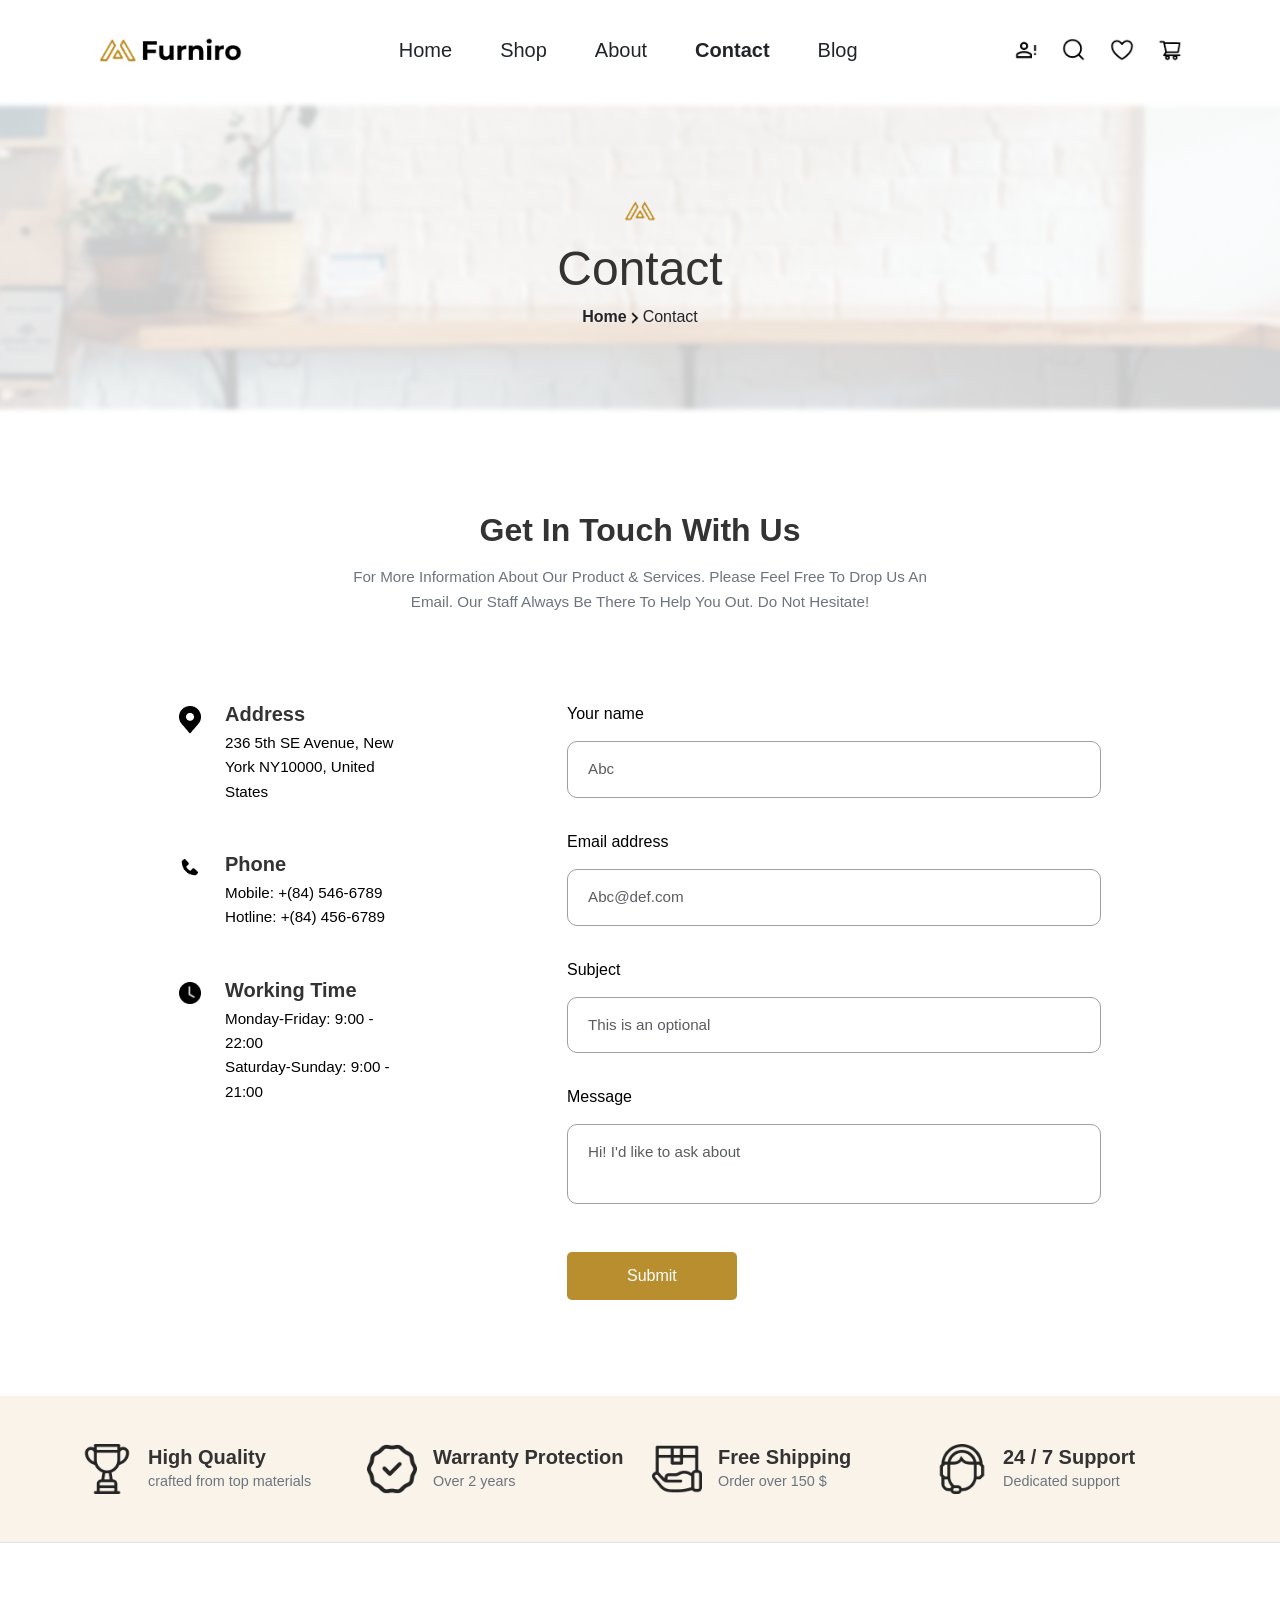
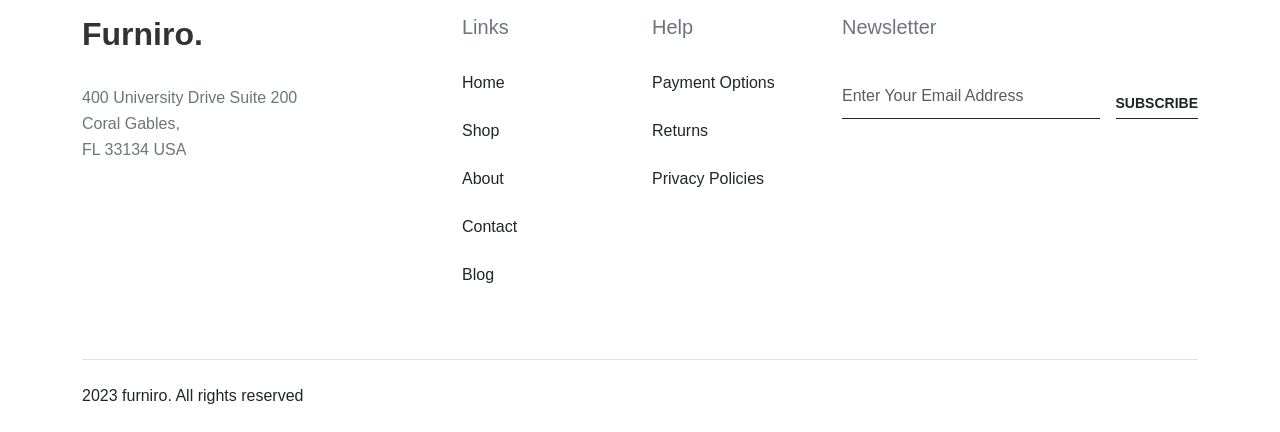
<file: contact.html>
<!DOCTYPE html>
<html lang="en">
<head>
    <meta charset="UTF-8">
    <meta name="viewport" content="width=device-width, initial-scale=1.0">
    <link href="https://cdn.jsdelivr.net/npm/bootstrap@5.3.0/dist/css/bootstrap.min.css" rel="stylesheet">
    <link rel="stylesheet" href="asset/styles/style.css">
    <link rel="stylesheet" href="asset/styles/responsive.css">
    <link rel="icon" type="image/png" href="./asset/images/icon.png">
    <title>Furniro | Contact</title>
</head>
<body>

    <!-- Header Section -->
    <header class="bg-white px-md-4">
        <nav class="navbar navbar-expand-md py-4 d-flex justify-content-between align-items-center">
            <a class="navbar-brand m-0" href="#">
                <img src="./asset/images/logo.png" alt="Furniro Logo" height="32">
            </a>
            <div class="offcanvas offcanvas-md offcanvas-start flex-grow-1" tabindex="-1" id="offcanvasNavbar">
                <div class="offcanvas-header justify-content-end pb-0">
                    <button type="button" class="btn-close fs-5" data-bs-dismiss="offcanvas"></button>
                </div>
                <div class="offcanvas-body d-flex justify-content-center">
                    <ul class="navbar-nav gap-md-5 gap-4 fw-medium text-center align-items-center">
                        <li class="nav-item"><a class="nav-link text-dark px-0 fs-5 fs-md-6" href="index.html">Home</a></li>
                        <li class="nav-item"><a class="nav-link text-dark px-0 fs-5 fs-md-6" href="shop.html">Shop</a></li>
                        <li class="nav-item"><a class="nav-link text-dark px-0 fs-5 fs-md-6" href="#">About</a></li>
                        <li class="nav-item"><a class="nav-link text-dark px-0 fs-5 fs-md-6" href="contact.html"><b>Contact</b></a></li>
                        <li class="nav-item"><a class="nav-link text-dark px-0 fs-5 fs-md-6" href="blog.html">Blog</a></li>
                    </ul>
                </div>
            </div>
            <div class="d-flex gap-4 align-items-center">
                <div class="d-none d-md-flex gap-4 align-items-center">
                    <a href="#"><img src="asset/images/user.png" alt="User" height="24"></a>
                    <a href="#"><img src="asset/images/magnify.png" alt="Search" height="24"></a>
                    <a href="#"><img src="asset/images/heart.png" alt="Favorites" height="24"></a>
                    <a href="cart.html"><img src="asset/images/cart.png" alt="Cart" height="24"></a>
                </div>
                <button class="navbar-toggler border-0 shadow-none pe-0 d-md-none" type="button" data-bs-toggle="offcanvas" data-bs-target="#offcanvasNavbar">
                    <svg xmlns="http://www.w3.org/2000/svg" width="2em" height="2em" viewBox="0 0 24 24"><path d="M0 0h24v24H0z" fill="none" /><path fill="currentColor" d="M4 18q-.425 0-.712-.288T3 17t.288-.712T4 16h16q.425 0 .713.288T21 17t-.288.713T20 18zm0-5q-.425 0-.712-.288T3 12t.288-.712T4 11h16q.425 0 .713.288T21 12t-.288.713T20 13zm0-5q-.425 0-.712-.288T3 7t.288-.712T4 6h16q.425 0 .713.288T21 7t-.288.713T20 8z" /></svg>
                </button>
            </div>
        </nav>
    </header>

    <!-- Banner Title Section -->
    <main>
        <section class="hero-banner d-flex justify-content-center align-items-center text-center">
            <div class="container">
                <div class="d-flex flex-column align-items-center py-5">
                    <img src="./asset/images/mainlogo.png" alt="Icon" height="50" class="mb-1">
                    <h1 class="display-5 fw-medium mb-2">Contact</h1>
                    <nav aria-label="breadcrumb">
                        <ol class="breadcrumb justify-content-center mb-0">
                            <li class="breadcrumb-item"><a href="index.html" class="text-dark text-decoration-none fw-medium"><b>Home</b></a></li>
                            <li class="text-dark h-25"  aria-current="page"><img src="asset/images/dash.png" alt="Arrow" width="16" height="16"></li>
                            <li class="text-dark"  aria-current="page">Contact</li>
                        </ol>
                    </nav>
                </div>
            </div>
        </section>
    </main>

<!-- Get In Touch Section -->
<section class="py-5 bg-white" id="contact-section-main">
  <div class="container py-5" id="contact-container">

    <!-- Section Titles -->
    <div class="row justify-content-center text-center mb-5 pb-4" id="contact-title-row">
      <div class="col-lg-8" id="contact-title-col">
        <h2 class="fw-bold fs-2 mb-3" id="contact-heading">Get In Touch With Us</h2>
        <p class="text-secondary mx-auto" id="contact-description" style="max-width: 600px; font-size: 0.95rem; line-height: 1.6;">
          For More Information About Our Product & Services. Please Feel Free To Drop Us An Email. Our Staff Always Be There To Help You Out. Do Not Hesitate!
        </p>
      </div>
    </div>

    <!-- Contact Layout -->
    <div class="row justify-content-center gx-lg-5" id="contact-layout">

      <!-- Left Column: Info Blocks -->
      <div class="col-lg-4 col-md-5 mb-5 mb-md-0 d-flex flex-column gap-5 px-lg-4" id="contact-info-column">

        <!-- Address -->
        <div class="d-flex align-items-start gap-4 contact-info-item" id="contact-address">
  <img src="asset/images/location-icon.png" alt="Location" width="22" class="mt-1 contact-icon">
          <div>
            <h4 class="info-title">Address</h4>
            <p class="info-text mb-0">236 5th SE Avenue, New<br>York NY10000, United<br>States</p>
          </div>
        </div>

        <!-- Phone -->
        <div class="d-flex align-items-start gap-4 contact-info-item" id="contact-phone">
          <img src="asset/images/phone-icon.png" alt="Phone" width="22" class="mt-1 contact-icon">
          <div>
            <h4 class="info-title">Phone</h4>
            <p class="info-text mb-0">Mobile: +(84) 546-6789<br>Hotline: +(84) 456-6789</p>
          </div>
        </div>

        <!-- Working Time -->
        <div class="d-flex align-items-start gap-4 contact-info-item" id="contact-time">
          <img src="asset/images/clock-icon.png" alt="Clock" width="22" class="mt-1 contact-icon">
          <div>
            <h4 class="info-title">Working Time</h4>
            <p class="info-text mb-0">Monday-Friday: 9:00 -<br>22:00<br>Saturday-Sunday: 9:00 -<br>21:00</p>
          </div>
        </div>

      </div>

      <!-- Right Column: Contact Form -->
      <div class="col-lg-6 col-md-7 px-lg-4" id="contact-form-column">
        <form class="row g-4" id="contact-form">
          <div class="col-12">
            <label class="form-label contact-label">Your name</label>
            <input type="text" class="form-control contact-input" placeholder="Abc">
          </div>

          <div class="col-12 mt-4 pt-2">
            <label class="form-label contact-label">Email address</label>
            <input type="email" class="form-control contact-input" placeholder="Abc@def.com">
          </div>

          <div class="col-12 mt-4 pt-2">
            <label class="form-label contact-label">Subject</label>
            <input type="text" class="form-control contact-input" placeholder="This is an optional">
          </div>

          <div class="col-12 mt-4 pt-2">
            <label class="form-label contact-label">Message</label>
            <textarea class="form-control contact-input contact-textarea" placeholder="Hi! I'd like to ask about"></textarea>
          </div>

          <div class="col-12 mt-5" id="contact-submit-btn">
            <button type="button" class="submit-btn shadow-none">Submit</button>
          </div>
        </form>
      </div>

    </div>
  </div>
</section>

    <!-- Features Bar Section -->
    <section class="features-section py-5" style="background-color: #FAF3EA;">
        <div class="container">
            <div class="row g-4 justify-content-between text-center text-md-start">
                <div class="col-12 col-md-6 col-lg-3 d-flex flex-column flex-md-row align-items-center justify-content-md-start">
                    <img src="./asset/images/trophy.png" alt="High Quality" width="50" height="50" class="me-md-3 mb-3 mb-md-0">
                    <div>
                        <h5 class="mb-0 fw-bold fs-5">High Quality</h5>
                        <span class="text-secondary fw-medium" style="font-size: 0.9rem;">crafted from top materials</span>
                    </div>
                </div>
                <div class="col-12 col-md-6 col-lg-3 d-flex flex-column flex-md-row align-items-center justify-content-md-start">
                    <img src="./asset/images/guarantee.png" alt="Warranty Protection" width="50" height="50" class="me-md-3 mb-3 mb-md-0">
                    <div>
                        <h5 class="mb-0 fw-bold fs-5">Warranty Protection</h5>
                        <span class="text-secondary fw-medium" style="font-size: 0.9rem;">Over 2 years</span>
                    </div>
                </div>
                <div class="col-12 col-md-6 col-lg-3 d-flex flex-column flex-md-row align-items-center justify-content-md-start">
                    <img src="./asset/images/shipping.png" alt="Free Shipping" width="50" height="50" class="me-md-3 mb-3 mb-md-0">
                    <div>
                        <h5 class="mb-0 fw-bold fs-5">Free Shipping</h5>
                        <span class="text-secondary fw-medium" style="font-size: 0.9rem;">Order over 150 $</span>
                    </div>
                </div>
                <div class="col-12 col-md-6 col-lg-3 d-flex flex-column flex-md-row align-items-center justify-content-md-start">
                    <img src="./asset/images/support.png" alt="24 / 7 Support" width="50" height="50" class="me-md-3 mb-3 mb-md-0">
                    <div>
                        <h5 class="mb-0 fw-bold fs-5">24 / 7 Support</h5>
                        <span class="text-secondary fw-medium" style="font-size: 0.9rem;">Dedicated support</span>
                    </div>
                </div>
            </div>
        </div>
    </section>

    <!-- Footer -->
    <footer class="bg-white pt-5 border-top">
        <div class="container pt-4">
            <div class="row pb-4 mb-4">
                <div class="col-lg-3 col-md-6 mb-4">
                    <h2 class="fw-bold mb-4 pb-2">Furniro.</h2>
                    <p class="text-secondary fw-medium pe-lg-4" style="line-height: 1.6;">400 University Drive Suite 200 Coral Gables,<br>FL 33134 USA</p>
                </div>
                <div class="col-lg-2 offset-lg-1 col-md-3 mb-4">
                    <h5 class="fw-medium text-secondary mb-4 pb-2">Links</h5>
                    <ul class="list-unstyled p-0 m-0 d-flex flex-column gap-4 fw-medium">
                        <li><a href="index.html" class="text-dark text-decoration-none hover-gold">Home</a></li>
                        <li><a href="shop.html" class="text-dark text-decoration-none hover-gold">Shop</a></li>
                        <li><a href="about.html" class="text-dark text-decoration-none hover-gold">About</a></li>
                        <li><a href="contact.html" class="text-dark text-decoration-none hover-gold">Contact</a></li>
                        <li><a href="blog.html" class="text-dark text-decoration-none hover-gold">Blog</a></li>
                    </ul>
                </div>
                <div class="col-lg-2 col-md-3 mb-4">
                    <h5 class="fw-medium text-secondary mb-4 pb-2">Help</h5>
                    <ul class="list-unstyled p-0 m-0 d-flex flex-column gap-4 fw-medium">
                        <li><a href="#" class="text-dark text-decoration-none hover-gold">Payment Options</a></li>
                        <li><a href="#" class="text-dark text-decoration-none hover-gold">Returns</a></li>
                        <li><a href="#" class="text-dark text-decoration-none hover-gold">Privacy Policies</a></li>
                    </ul>
                </div>
                <div class="col-lg-4 col-md-6 mb-4">
                    <h5 class="fw-medium text-secondary mb-4 pb-2">Newsletter</h5>
                    <form class="d-flex flex-wrap flex-sm-nowrap gap-3 align-items-end">
                        <div class="border-bottom border-dark pb-1 flex-grow-1">
                            <input type="email" class="form-control border-0 shadow-none px-0 bg-transparent text-secondary" placeholder="Enter Your Email Address" required style="box-shadow: none;">
                        </div>
                        <div class="border-bottom border-dark pb-1">
                            <button type="submit" class="btn border-0 shadow-none fw-bold px-0 bg-transparent text-dark hover-gold pb-0">SUBSCRIBE</button>
                        </div>
                    </form>
                </div>
            </div>
            <div class="border-top pt-4 mt-2 pb-4 text-center text-md-start">
                <p class="mb-0 text-dark fw-medium">2023 furniro. All rights reserved</p>
            </div>
        </div>
    </footer>

    <script src="https://cdn.jsdelivr.net/npm/bootstrap@5.3.0/dist/js/bootstrap.bundle.min.js"></script>
</body>
</html>
</file>
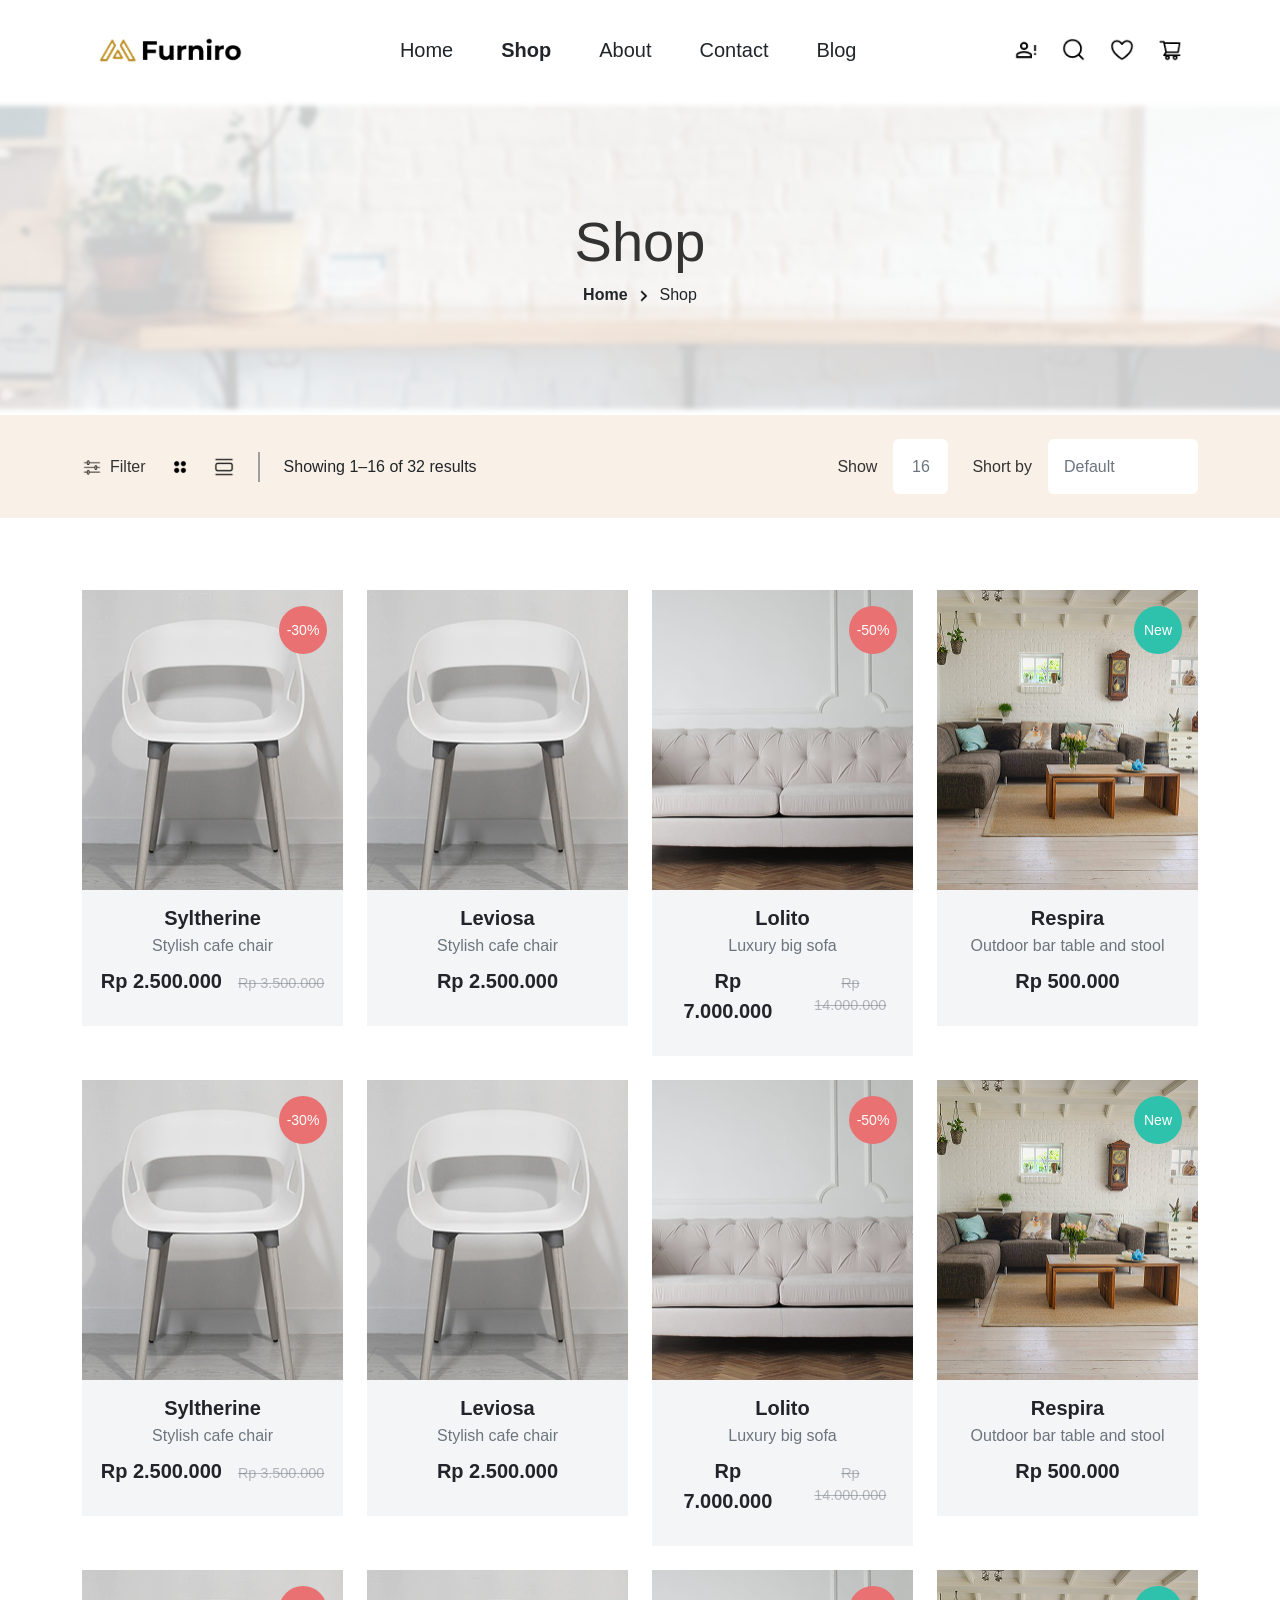
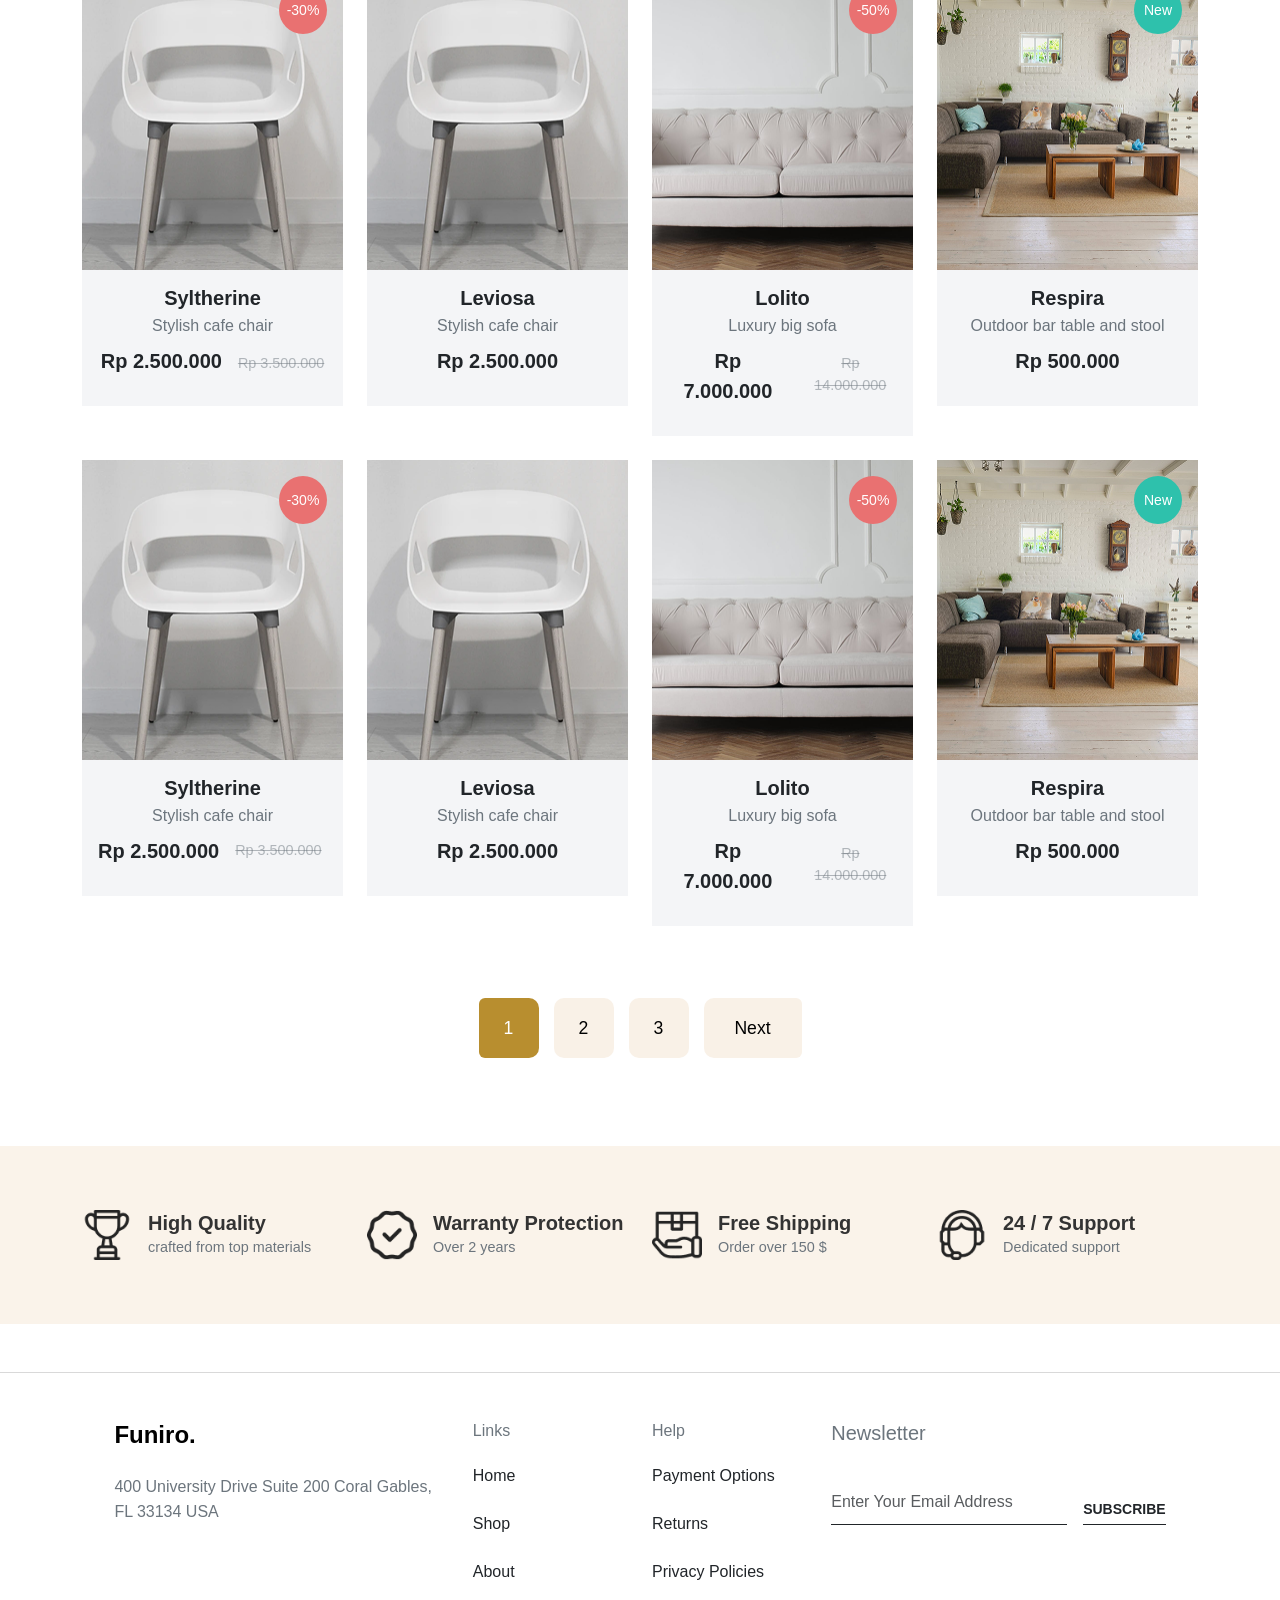
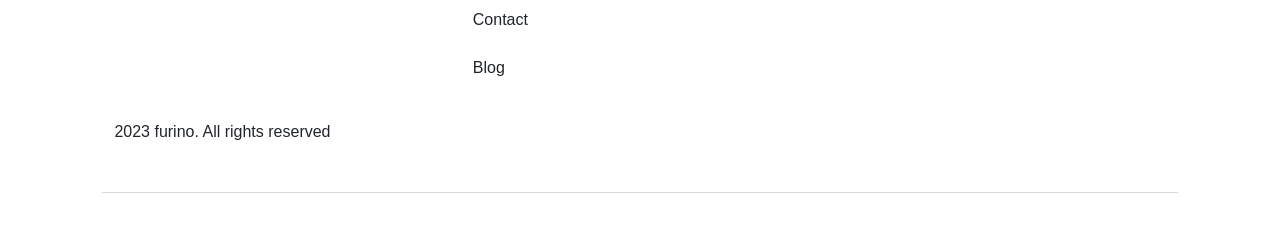
<file: shop.html>
<!DOCTYPE html>
<html lang="en">
<head>
    <meta charset="UTF-8">
    <meta name="viewport" content="width=device-width, initial-scale=1.0">
    <link href="https://cdn.jsdelivr.net/npm/bootstrap@5.3.0/dist/css/bootstrap.min.css" rel="stylesheet">
    <link rel="stylesheet" href="asset/styles/style.css">
    <link rel="stylesheet" href="asset/styles/responsive.css">
    <link rel="icon" type="image/png" href="./asset/images/icon.png">
    <title>Furniro | Shop</title>
</head>
<body>
    <header class="bg-white px-md-4">
        <nav class="navbar navbar-expand-md py-4 d-flex justify-content-between align-items-center">
            
            <a class="navbar-brand m-0" href="#">
                <img src="./asset/images/logo.png" alt="Furniro Logo" height="32">
            </a>

            <div class="offcanvas offcanvas-md offcanvas-start flex-grow-1" tabindex="-1" id="offcanvasNavbar" aria-labelledby="offcanvasNavbarLabel" style="--bs-offcanvas-width: 75%;">
                <div class="offcanvas-header justify-content-end pb-0">
                    <button type="button" class="btn-close fs-5" data-bs-dismiss="offcanvas" data-bs-target="#offcanvasNavbar" aria-label="Close"></button>
                </div>
                <div class="offcanvas-body d-flex justify-content-center">
                    <ul class="navbar-nav gap-md-5 gap-4 fw-medium text-center align-items-center">
                        <li class="nav-item"><a class="nav-link text-dark px-0 fs-5 fs-md-6" href="index.html">Home</a></li>
                        <li class="nav-item"><a class="nav-link text-dark px-0 fs-5 fs-md-6" href="shop.html"><b>Shop</b></a></li>
                        <li class="nav-item"><a class="nav-link text-dark px-0 fs-5 fs-md-6" href="#">About</a></li>
                        <li class="nav-item"><a class="nav-link text-dark px-0 fs-5 fs-md-6" href="contact.html">Contact</a></li>
                        <li class="nav-item"><a class="nav-link text-dark px-0 fs-5 fs-md-6" href="blog.html">Blog</a></li>
                    </ul>
                </div>
            </div>

            <div class="d-flex gap-4 align-items-center">
                <div class="d-none d-md-flex gap-4 align-items-center">
                    <a href="#"><img src="asset/images/user.png" alt="User Profile" height="24"></a>
                    <a href="#"><img src="asset/images/magnify.png" alt="Search" height="24"></a>
                    <a href="#"><img src="asset/images/heart.png" alt="Favorites" height="24"></a>
                    <a href="cart.html"><img src="asset/images/cart.png" alt="Shopping Cart" height="24"></a>
                </div>
                <button class="navbar-toggler border-0 shadow-none pe-0 d-md-none" type="button" data-bs-toggle="offcanvas" data-bs-target="#offcanvasNavbar">
                    <svg xmlns="http://www.w3.org/2000/svg" width="2em" height="2em" viewBox="0 0 24 24">
                        <path d="M0 0h24v24H0z" fill="none" />
                        <path fill="currentColor" d="M4 18q-.425 0-.712-.288T3 17t.288-.712T4 16h16q.425 0 .713.288T21 17t-.288.713T20 18zm0-5q-.425 0-.712-.288T3 12t.288-.712T4 11h16q.425 0 .713.288T21 12t-.288.713T20 13zm0-5q-.425 0-.712-.288T3 7t.288-.712T4 6h16q.425 0 .713.288T21 7t-.288.713T20 8z" />
                    </svg>
                </button>
            </div>
        </nav>
    </header>

    <main>
        <section class="hero-banner d-flex justify-content-center align-items-center text-center">
            <div class="container">
                <div class="d-flex flex-column align-items-center py-5">
                    <h1 class="display-4 fw-medium mb-2">Shop</h1>
                    <nav aria-label="breadcrumb">
                        <ol class="breadcrumb justify-content-center mb-0 gap-2">
                            <li class="breadcrumb-item"><a href="index.html" class="text-dark text-decoration-none fw-medium"><b>Home</b></a></li>
                            <li class="text-dark h-25"  aria-current="page"><img src="asset/images/dash.png" alt="Arrow" width="16" height="16"></li>
                            <li class="text-dark"  aria-current="page">Shop</li>
                        </ol>
                    </nav>
                </div>
            </div>
        </section>
    </main>

    <section class="py-4" style="background-color: #F9F1E7;">
        <div class="container">
            <div class="d-flex flex-column flex-md-row justify-content-between align-items-center gap-3">
                
                <div class="d-flex align-items-center gap-4 flex-wrap justify-content-center">
                    <div class="d-flex align-items-center gap-2">
                        <img src="asset/images/filter-icon.png" alt="Filter" width="20" height="20">
                        <span class="fw-medium">Filter</span>
                    </div>
                    <img src="asset/images/grid-icon.png" alt="Grid View" width="20" height="20">
                    <img src="asset/images/list-icon.png" alt="List View" width="20" height="20">
                    <div class="d-none d-md-block" style="width: 2px; height: 30px; background-color: #9F9F9F;"></div>
                    <span class="text-dark fw-medium">Showing 1–16 of 32 results</span>
                </div>

                <div class="d-flex align-items-center gap-4">
                    <div class="d-flex align-items-center gap-3">
                        <span class="fw-medium">Show</span>
                        <input type="text" class="form-control text-center border-0 shadow-none text-secondary" value="16" style="width: 55px; height: 55px;">
                    </div>
                    <div class="d-flex align-items-center gap-3">
                        <span class="fw-medium">Short by</span>
                        <input type="text" class="form-control border-0 shadow-none text-secondary px-3" value="Default" style="width: 150px; height: 55px;">
                    </div>
                </div>

            </div>
        </div>
    </section>

    <section class="py-5">
        <div class="container py-4" id="cards-home-index">
            <div class="row g-4">
                
                <div class="col-12 col-sm-6 col-md-4 col-lg-3">
                    <div class="card product-card border-0 rounded-0" style="background-color: #F4F5F7;">
                        <div class="position-relative overflow-hidden product-image-container" style="height: 300px;">
                            <img src="asset/images/product-1.png" class="card-img-top rounded-0 w-100 h-100" alt="Syltherine" style="object-fit: cover;">
                            <span class="badge position-absolute top-0 end-0 m-3 rounded-circle d-flex align-items-center justify-content-center text-white" style="width: 48px; height: 48px; background-color: #E97171;">-30%</span>
                            
                            <div class="product-overlay position-absolute w-100 h-100 top-0 start-0 d-flex flex-column align-items-center justify-content-center gap-3">
                                <button id="cards-home-index" class="btn btn-overlay-cart" onclick="window.location.href='single-product.html'">Add to cart</button>
                                </button>
                                <div class="d-flex gap-4 text-white fw-medium mt-2">
                                    <a href="#" class="text-white text-decoration-none d-flex align-items-center gap-1 hover-gold">
                                        <img src="asset/images/share-icon.png" width="16" alt="Share">
                                    </a>
                                    <a href="comparison.html" class="text-white text-decoration-none d-flex align-items-center gap-1 hover-gold">
                                        <img src="asset/images/compare-icon.png" width="16" alt="Compare">
                                    </a>
                                    <a href="#" class="text-white text-decoration-none d-flex align-items-center gap-1 hover-gold">
                                        <img src="asset/images/like-icon.png" width="16" alt="Like">
                                    </a>
                                </div>
                            </div>
                        </div>
                        <div class="card-body p-3 pt-4">
                            <h5 class="card-title fw-bold mb-1">Syltherine</h5>
                            <p class="card-text text-secondary mb-2">Stylish cafe chair</p>
                            <div class="d-flex align-items-baseline gap-3 mt-auto justify-content-center">
                                <span class="fw-bold fs-5">Rp 2.500.000</span>
                                <span class="text-secondary text-decoration-line-through text-opacity-50" style="font-size: 0.9rem;">Rp 3.500.000</span>
                            </div>
                        </div>
                    </div>
                </div>

                <div class="col-12 col-sm-6 col-md-4 col-lg-3">
                    <div class="card product-card border-0 rounded-0" style="background-color: #F4F5F7;">
                        <div class="position-relative overflow-hidden product-image-container" style="height: 300px;">
                            <img src="asset/images/product-1.png" class="card-img-top rounded-0 w-100 h-100" alt="Leviosa" style="object-fit: cover;">
                            
                            <div class="product-overlay position-absolute w-100 h-100 top-0 start-0 d-flex flex-column align-items-center justify-content-center gap-3">
                                <button id="cards-home-index" class="btn btn-overlay-cart" onclick="window.location.href='single-product.html'">Add to cart</button>
                                <div class="d-flex gap-4 text-white fw-medium mt-2">
                                    <a href="#" class="text-white text-decoration-none d-flex align-items-center gap-1 hover-gold">
                                        <img src="asset/images/share-icon.png" width="16" alt="Share">
                                    </a>
                                    <a href="comparison.html" class="text-white text-decoration-none d-flex align-items-center gap-1 hover-gold">
                                        <img src="asset/images/compare-icon.png" width="16" alt="Compare">
                                    </a>
                                    <a href="#" class="text-white text-decoration-none d-flex align-items-center gap-1 hover-gold">
                                        <img src="asset/images/like-icon.png" width="16" alt="Like">
                                    </a>
                                </div>
                            </div>
                        </div>
                        <div class="card-body p-3 pt-4">
                            <h5 class="card-title fw-bold mb-1">Leviosa</h5>
                            <p class="card-text text-secondary mb-2">Stylish cafe chair</p>
                            <div class="d-flex align-items-baseline gap-3 mt-auto justify-content-center">
                                <span class="fw-bold fs-5">Rp 2.500.000</span>
                            </div>
                        </div>
                    </div>
                </div>

                <div class="col-12 col-sm-6 col-md-4 col-lg-3">
                    <div class="card product-card border-0 rounded-0" style="background-color: #F4F5F7;">
                        <div class="position-relative overflow-hidden product-image-container" style="height: 300px;">
                            <img src="asset/images/product-3.png" class="card-img-top rounded-0 w-100 h-100" alt="Lolito" style="object-fit: cover;">
                            <span class="badge position-absolute top-0 end-0 m-3 rounded-circle d-flex align-items-center justify-content-center text-white" style="width: 48px; height: 48px; background-color: #E97171;">-50%</span>
                            
                            <div class="product-overlay position-absolute w-100 h-100 top-0 start-0 d-flex flex-column align-items-center justify-content-center gap-3">
                                <button id="cards-home-index" class="btn btn-overlay-cart" onclick="window.location.href='single-product.html'">Add to cart</button>
                                <div class="d-flex gap-4 text-white fw-medium mt-2">
                                    <a href="#" class="text-white text-decoration-none d-flex align-items-center gap-1 hover-gold">
                                        <img src="asset/images/share-icon.png" width="16" alt="Share">
                                    </a>
                                    <a href="comparison.html" class="text-white text-decoration-none d-flex align-items-center gap-1 hover-gold">
                                        <img src="asset/images/compare-icon.png" width="16" alt="Compare">
                                    </a>
                                    <a href="#" class="text-white text-decoration-none d-flex align-items-center gap-1 hover-gold">
                                        <img src="asset/images/like-icon.png" width="16" alt="Like">
                                    </a>
                                </div>
                            </div>
                        </div>
                        <div class="card-body p-3 pt-4">
                            <h5 class="card-title fw-bold mb-1">Lolito</h5>
                            <p class="card-text text-secondary mb-2">Luxury big sofa</p>
                            <div class="d-flex align-items-baseline gap-3 mt-auto justify-content-center">
                                <span class="fw-bold fs-5">Rp 7.000.000</span>
                                <span class="text-secondary text-decoration-line-through text-opacity-50" style="font-size: 0.9rem;">Rp 14.000.000</span>
                            </div>
                        </div>
                    </div>
                </div>

                <div class="col-12 col-sm-6 col-md-4 col-lg-3">
                    <div class="card product-card border-0 rounded-0" style="background-color: #F4F5F7;">
                        <div class="position-relative overflow-hidden product-image-container" style="height: 300px;">
                            <img src="asset/images/product-4.png" class="card-img-top rounded-0 w-100 h-100" alt="Respira" style="object-fit: cover;">
                            <span class="badge position-absolute top-0 end-0 m-3 rounded-circle d-flex align-items-center justify-content-center text-white" style="width: 48px; height: 48px; background-color: #2EC1AC;">New</span>
                            
                            <div class="product-overlay position-absolute w-100 h-100 top-0 start-0 d-flex flex-column align-items-center justify-content-center gap-3">
                                <button id="cards-home-index" class="btn btn-overlay-cart" onclick="window.location.href='single-product.html'">Add to cart</button>
                                <div class="d-flex gap-4 text-white fw-medium mt-2">
                                    <a href="#" class="text-white text-decoration-none d-flex align-items-center gap-1 hover-gold">
                                        <img src="asset/images/share-icon.png" width="16" alt="Share">
                                    </a>
                                    <a href="comparison.html" class="text-white text-decoration-none d-flex align-items-center gap-1 hover-gold">
                                        <img src="asset/images/compare-icon.png" width="16" alt="Compare">
                                    </a>
                                    <a href="" class="text-white text-decoration-none d-flex align-items-center gap-1 hover-gold">
                                        <img src="asset/images/like-icon.png" width="16" alt="Like">
                                    </a>
                                </div>
                            </div>
                        </div>
                        <div class="card-body p-3 pt-4">
                            <h5 class="card-title fw-bold mb-1">Respira</h5>
                            <p class="card-text text-secondary mb-2">Outdoor bar table and stool</p>
                            <div class="d-flex align-items-baseline gap-3 mt-auto justify-content-center">
                                <span class="fw-bold fs-5">Rp 500.000</span>
                            </div>
                        </div>
                    </div>
                </div>

                <div class="col-12 col-sm-6 col-md-4 col-lg-3">
                    <div class="card product-card border-0 rounded-0" style="background-color: #F4F5F7;">
                        <div class="position-relative overflow-hidden product-image-container" style="height: 300px;">
                            <img src="asset/images/product-1.png" class="card-img-top rounded-0 w-100 h-100" alt="Syltherine" style="object-fit: cover;">
                            <span class="badge position-absolute top-0 end-0 m-3 rounded-circle d-flex align-items-center justify-content-center text-white" style="width: 48px; height: 48px; background-color: #E97171;">-30%</span>
                            
                            <div class="product-overlay position-absolute w-100 h-100 top-0 start-0 d-flex flex-column align-items-center justify-content-center gap-3">
                                <button id="cards-home-index" class="btn btn-overlay-cart" onclick="window.location.href='single-product.html'">Add to cart</button>
                                <div class="d-flex gap-4 text-white fw-medium mt-2">
                                    <a href="#" class="text-white text-decoration-none d-flex align-items-center gap-1 hover-gold">
                                        <img src="asset/images/share-icon.png" width="16" alt="Share">
                                    </a>
                                    <a href="comparison.html" class="text-white text-decoration-none d-flex align-items-center gap-1 hover-gold">
                                        <img src="asset/images/compare-icon.png" width="16" alt="Compare">
                                    </a>
                                    <a href="#" class="text-white text-decoration-none d-flex align-items-center gap-1 hover-gold">
                                        <img src="asset/images/like-icon.png" width="16" alt="Like">
                                    </a>
                                </div>
                            </div>
                        </div>
                        <div class="card-body p-3 pt-4">
                            <h5 class="card-title fw-bold mb-1">Syltherine</h5>
                            <p class="card-text text-secondary mb-2">Stylish cafe chair</p>
                            <div class="d-flex align-items-baseline gap-3 mt-auto justify-content-center">
                                <span class="fw-bold fs-5">Rp 2.500.000</span>
                                <span class="text-secondary text-decoration-line-through text-opacity-50" style="font-size: 0.9rem;">Rp 3.500.000</span>
                            </div>
                        </div>
                    </div>
                </div>

                <div class="col-12 col-sm-6 col-md-4 col-lg-3">
                    <div class="card product-card border-0 rounded-0" style="background-color: #F4F5F7;">
                        <div class="position-relative overflow-hidden product-image-container" style="height: 300px;">
                            <img src="asset/images/product-1.png" class="card-img-top rounded-0 w-100 h-100" alt="Leviosa" style="object-fit: cover;">
                            
                            <div class="product-overlay position-absolute w-100 h-100 top-0 start-0 d-flex flex-column align-items-center justify-content-center gap-3">
                                <button id="cards-home-index" class="btn btn-overlay-cart" onclick="window.location.href='single-product.html'">Add to cart</button>
                                <div class="d-flex gap-4 text-white fw-medium mt-2">
                                    <a href="#" class="text-white text-decoration-none d-flex align-items-center gap-1 hover-gold">
                                        <img src="asset/images/share-icon.png" width="16" alt="Share">
                                    </a>
                                    <a href="comparison.html" class="text-white text-decoration-none d-flex align-items-center gap-1 hover-gold">
                                        <img src="asset/images/compare-icon.png" width="16" alt="Compare">
                                    </a>
                                    <a href="#" class="text-white text-decoration-none d-flex align-items-center gap-1 hover-gold">
                                        <img src="asset/images/like-icon.png" width="16" alt="Like">
                                    </a>
                                </div>
                            </div>
                        </div>
                        <div class="card-body p-3 pt-4">
                            <h5 class="card-title fw-bold mb-1">Leviosa</h5>
                            <p class="card-text text-secondary mb-2">Stylish cafe chair</p>
                            <div class="d-flex align-items-baseline gap-3 mt-auto justify-content-center">
                                <span class="fw-bold fs-5">Rp 2.500.000</span>
                            </div>
                        </div>
                    </div>
                </div>

                <div class="col-12 col-sm-6 col-md-4 col-lg-3">
                    <div class="card product-card border-0 rounded-0" style="background-color: #F4F5F7;">
                        <div class="position-relative overflow-hidden product-image-container" style="height: 300px;">
                            <img src="asset/images/product-3.png" class="card-img-top rounded-0 w-100 h-100" alt="Lolito" style="object-fit: cover;">
                            <span class="badge position-absolute top-0 end-0 m-3 rounded-circle d-flex align-items-center justify-content-center text-white" style="width: 48px; height: 48px; background-color: #E97171;">-50%</span>
                            
                            <div class="product-overlay position-absolute w-100 h-100 top-0 start-0 d-flex flex-column align-items-center justify-content-center gap-3">
                                <button id="cards-home-index" class="btn btn-overlay-cart" onclick="window.location.href='single-product.html'">Add to cart</button>
                                <div class="d-flex gap-4 text-white fw-medium mt-2">
                                    <a href="#" class="text-white text-decoration-none d-flex align-items-center gap-1 hover-gold">
                                        <img src="asset/images/share-icon.png" width="16" alt="Share">
                                    </a>
                                    <a href="comparison.html" class="text-white text-decoration-none d-flex align-items-center gap-1 hover-gold">
                                        <img src="asset/images/compare-icon.png" width="16" alt="Compare">
                                    </a>
                                    <a href="#" class="text-white text-decoration-none d-flex align-items-center gap-1 hover-gold">
                                        <img src="asset/images/like-icon.png" width="16" alt="Like">
                                    </a>
                                </div>
                            </div>
                        </div>
                        <div class="card-body p-3 pt-4">
                            <h5 class="card-title fw-bold mb-1">Lolito</h5>
                            <p class="card-text text-secondary mb-2">Luxury big sofa</p>
                            <div class="d-flex align-items-baseline gap-3 mt-auto justify-content-center">
                                <span class="fw-bold fs-5">Rp 7.000.000</span>
                                <span class="text-secondary text-decoration-line-through text-opacity-50" style="font-size: 0.9rem;">Rp 14.000.000</span>
                            </div>
                        </div>
                    </div>
                </div>

                <div class="col-12 col-sm-6 col-md-4 col-lg-3">
                    <div class="card product-card border-0 rounded-0" style="background-color: #F4F5F7;">
                        <div class="position-relative overflow-hidden product-image-container" style="height: 300px;">
                            <img src="asset/images/product-4.png" class="card-img-top rounded-0 w-100 h-100" alt="Respira" style="object-fit: cover;">
                            <span class="badge position-absolute top-0 end-0 m-3 rounded-circle d-flex align-items-center justify-content-center text-white" style="width: 48px; height: 48px; background-color: #2EC1AC;">New</span>
                            
                            <div class="product-overlay position-absolute w-100 h-100 top-0 start-0 d-flex flex-column align-items-center justify-content-center gap-3">
                                <button id="cards-home-index" class="btn btn-overlay-cart" onclick="window.location.href='single-product.html'">Add to cart</button>
                                <div class="d-flex gap-4 text-white fw-medium mt-2">
                                    <a href="#" class="text-white text-decoration-none d-flex align-items-center gap-1 hover-gold">
                                        <img src="asset/images/share-icon.png" width="16" alt="Share">
                                    </a>
                                    <a href="comparison.html" class="text-white text-decoration-none d-flex align-items-center gap-1 hover-gold">
                                        <img src="asset/images/compare-icon.png" width="16" alt="Compare">
                                    </a>
                                    <a href="#" class="text-white text-decoration-none d-flex align-items-center gap-1 hover-gold">
                                        <img src="asset/images/like-icon.png" width="16" alt="Like">
                                    </a>
                                </div>
                            </div>
                        </div>
                        <div class="card-body p-3 pt-4">
                            <h5 class="card-title fw-bold mb-1">Respira</h5>
                            <p class="card-text text-secondary mb-2">Outdoor bar table and stool</p>
                            <div class="d-flex align-items-baseline gap-3 mt-auto justify-content-center">
                                <span class="fw-bold fs-5">Rp 500.000</span>
                            </div>
                        </div>
                    </div>
                </div>


 <div class="col-12 col-sm-6 col-md-4 col-lg-3">
                    <div class="card product-card border-0 rounded-0" style="background-color: #F4F5F7;">
                        <div class="position-relative overflow-hidden product-image-container" style="height: 300px;">
                            <img src="asset/images/product-1.png" class="card-img-top rounded-0 w-100 h-100" alt="Syltherine" style="object-fit: cover;">
                            <span class="badge position-absolute top-0 end-0 m-3 rounded-circle d-flex align-items-center justify-content-center text-white" style="width: 48px; height: 48px; background-color: #E97171;">-30%</span>
                            
                            <div class="product-overlay position-absolute w-100 h-100 top-0 start-0 d-flex flex-column align-items-center justify-content-center gap-3">
                                <button id="cards-home-index" class="btn btn-overlay-cart" onclick="window.location.href='single-product.html'">Add to cart</button>
                                <div class="d-flex gap-4 text-white fw-medium mt-2">
                                    <a href="#" class="text-white text-decoration-none d-flex align-items-center gap-1 hover-gold">
                                        <img src="asset/images/share-icon.png" width="16" alt="Share">
                                    </a>
                                    <a href="comparison.html" class="text-white text-decoration-none d-flex align-items-center gap-1 hover-gold">
                                        <img src="asset/images/compare-icon.png" width="16" alt="Compare">
                                    </a>
                                    <a href="#" class="text-white text-decoration-none d-flex align-items-center gap-1 hover-gold">
                                        <img src="asset/images/like-icon.png" width="16" alt="Like">
                                    </a>
                                </div>
                            </div>
                        </div>
                        <div class="card-body p-3 pt-4">
                            <h5 class="card-title fw-bold mb-1">Syltherine</h5>
                            <p class="card-text text-secondary mb-2">Stylish cafe chair</p>
                            <div class="d-flex align-items-baseline gap-3 mt-auto justify-content-center">
                                <span class="fw-bold fs-5">Rp 2.500.000</span>
                                <span class="text-secondary text-decoration-line-through text-opacity-50" style="font-size: 0.9rem;">Rp 3.500.000</span>
                            </div>
                        </div>
                    </div>
                </div>

                <div class="col-12 col-sm-6 col-md-4 col-lg-3">
                    <div class="card product-card border-0 rounded-0" style="background-color: #F4F5F7;">
                        <div class="position-relative overflow-hidden product-image-container" style="height: 300px;">
                            <img src="asset/images/product-1.png" class="card-img-top rounded-0 w-100 h-100" alt="Leviosa" style="object-fit: cover;">
                            
                            <div class="product-overlay position-absolute w-100 h-100 top-0 start-0 d-flex flex-column align-items-center justify-content-center gap-3">
                                <button id="cards-home-index" class="btn btn-overlay-cart" onclick="window.location.href='single-product.html'">Add to cart</button>
                                <div class="d-flex gap-4 text-white fw-medium mt-2">
                                    <a href="#" class="text-white text-decoration-none d-flex align-items-center gap-1 hover-gold">
                                        <img src="asset/images/share-icon.png" width="16" alt="Share">
                                    </a>
                                    <a href="comparison.html" class="text-white text-decoration-none d-flex align-items-center gap-1 hover-gold">
                                        <img src="asset/images/compare-icon.png" width="16" alt="Compare">
                                    </a>
                                    <a href="#" class="text-white text-decoration-none d-flex align-items-center gap-1 hover-gold">
                                        <img src="asset/images/like-icon.png" width="16" alt="Like">
                                    </a>
                                </div>
                            </div>
                        </div>
                        <div class="card-body p-3 pt-4">
                            <h5 class="card-title fw-bold mb-1">Leviosa</h5>
                            <p class="card-text text-secondary mb-2">Stylish cafe chair</p>
                            <div class="d-flex align-items-baseline gap-3 mt-auto justify-content-center">
                                <span class="fw-bold fs-5">Rp 2.500.000</span>
                            </div>
                        </div>
                    </div>
                </div>

                <div class="col-12 col-sm-6 col-md-4 col-lg-3">
                    <div class="card product-card border-0 rounded-0" style="background-color: #F4F5F7;">
                        <div class="position-relative overflow-hidden product-image-container" style="height: 300px;">
                            <img src="asset/images/product-3.png" class="card-img-top rounded-0 w-100 h-100" alt="Lolito" style="object-fit: cover;">
                            <span class="badge position-absolute top-0 end-0 m-3 rounded-circle d-flex align-items-center justify-content-center text-white" style="width: 48px; height: 48px; background-color: #E97171;">-50%</span>
                            
                            <div class="product-overlay position-absolute w-100 h-100 top-0 start-0 d-flex flex-column align-items-center justify-content-center gap-3">
                                <button id="cards-home-index"    class="btn btn-overlay-cart" onclick="window.location.href='single-product.html'">Add to cart</button>
                                <div class="d-flex gap-4 text-white fw-medium mt-2">
                                    <a href="#" class="text-white text-decoration-none d-flex align-items-center gap-1 hover-gold">
                                        <img src="asset/images/share-icon.png" width="16" alt="Share">
                                    </a>
                                    <a href="comparison.html" class="text-white text-decoration-none d-flex align-items-center gap-1 hover-gold">
                                        <img src="asset/images/compare-icon.png" width="16" alt="Compare">
                                    </a>
                                    <a href="#" class="text-white text-decoration-none d-flex align-items-center gap-1 hover-gold">
                                        <img src="asset/images/like-icon.png" width="16" alt="Like">
                                    </a>
                                </div>
                            </div>
                        </div>
                        <div class="card-body p-3 pt-4">
                            <h5 class="card-title fw-bold mb-1">Lolito</h5>
                            <p class="card-text text-secondary mb-2">Luxury big sofa</p>
                            <div class="d-flex align-items-baseline gap-3 mt-auto justify-content-center">
                                <span class="fw-bold fs-5">Rp 7.000.000</span>
                                <span class="text-secondary text-decoration-line-through text-opacity-50" style="font-size: 0.9rem;">Rp 14.000.000</span>
                            </div>
                        </div>
                    </div>
                </div>

                <div class="col-12 col-sm-6 col-md-4 col-lg-3">
                    <div class="card product-card border-0 rounded-0" style="background-color: #F4F5F7;">
                        <div class="position-relative overflow-hidden product-image-container" style="height: 300px;">
                            <img src="asset/images/product-4.png" class="card-img-top rounded-0 w-100 h-100" alt="Respira" style="object-fit: cover;">
                            <span class="badge position-absolute top-0 end-0 m-3 rounded-circle d-flex align-items-center justify-content-center text-white" style="width: 48px; height: 48px; background-color: #2EC1AC;">New</span>
                            
                            <div class="product-overlay position-absolute w-100 h-100 top-0 start-0 d-flex flex-column align-items-center justify-content-center gap-3">
                                <button id="cards-home-index" class="btn btn-overlay-cart" onclick="window.location.href='single-product.html'">Add to cart</button>
                                <div class="d-flex gap-4 text-white fw-medium mt-2">
                                    <a href="#" class="text-white text-decoration-none d-flex align-items-center gap-1 hover-gold">
                                        <img src="asset/images/share-icon.png" width="16" alt="Share">
                                    </a>
                                    <a href="comparison.html" class="text-white text-decoration-none d-flex align-items-center gap-1 hover-gold">
                                        <img src="asset/images/compare-icon.png" width="16" alt="Compare">
                                    </a>
                                    <a href="#" class="text-white text-decoration-none d-flex align-items-center gap-1 hover-gold">
                                        <img src="asset/images/like-icon.png" width="16" alt="Like">
                                    </a>
                                </div>
                            </div>
                        </div>
                        <div class="card-body p-3 pt-4">
                            <h5 class="card-title fw-bold mb-1">Respira</h5>
                            <p class="card-text text-secondary mb-2">Outdoor bar table and stool</p>
                            <div class="d-flex align-items-baseline gap-3 mt-auto justify-content-center">
                                <span class="fw-bold fs-5">Rp 500.000</span>
                            </div>
                        </div>
                    </div>
                </div>

                 <div class="col-12 col-sm-6 col-md-4 col-lg-3">
                    <div class="card product-card border-0 rounded-0" style="background-color: #F4F5F7;">
                        <div class="position-relative overflow-hidden product-image-container" style="height: 300px;">
                            <img src="asset/images/product-1.png" class="card-img-top rounded-0 w-100 h-100" alt="Syltherine" style="object-fit: cover;">
                            <span class="badge position-absolute top-0 end-0 m-3 rounded-circle d-flex align-items-center justify-content-center text-white" style="width: 48px; height: 48px; background-color: #E97171;">-30%</span>
                            
                            <div class="product-overlay position-absolute w-100 h-100 top-0 start-0 d-flex flex-column align-items-center justify-content-center gap-3">
                                <button id="cards-home-index" class="btn btn-overlay-cart" onclick="window.location.href='single-product.html'">Add to cart</button>
                                <div class="d-flex gap-4 text-white fw-medium mt-2">
                                    <a href="#" class="text-white text-decoration-none d-flex align-items-center gap-1 hover-gold">
                                        <img src="asset/images/share-icon.png" width="16" alt="Share">
                                    </a>
                                    <a href="comparison.html" class="text-white text-decoration-none d-flex align-items-center gap-1 hover-gold">
                                        <img src="asset/images/compare-icon.png" width="16" alt="Compare">
                                    </a>
                                    <a href="#" class="text-white text-decoration-none d-flex align-items-center gap-1 hover-gold">
                                        <img src="asset/images/like-icon.png" width="16" alt="Like">
                                    </a>
                                </div>
                            </div>
                        </div>
                        <div class="card-body p-3 pt-4">
                            <h5 class="card-title fw-bold mb-1">Syltherine</h5>
                            <p class="card-text text-secondary mb-2">Stylish cafe chair</p>
                            <div class="d-flex align-items-center gap-3">
                                <span class="fw-bold fs-5">Rp 2.500.000</span>
                                <span class="text-secondary text-decoration-line-through text-opacity-50" style="font-size: 0.9rem;">Rp 3.500.000</span>
                            </div>
                        </div>
                    </div>
                </div>

                <div class="col-12 col-sm-6 col-md-4 col-lg-3">
                    <div class="card product-card border-0 rounded-0" style="background-color: #F4F5F7;">
                        <div class="position-relative overflow-hidden product-image-container" style="height: 300px;">
                            <img src="asset/images/product-1.png" class="card-img-top rounded-0 w-100 h-100" alt="Leviosa" style="object-fit: cover;">
                            
                            <div class="product-overlay position-absolute w-100 h-100 top-0 start-0 d-flex flex-column align-items-center justify-content-center gap-3">
                                <button id="cards-home-index" class="btn btn-overlay-cart" onclick="window.location.href='single-product.html'">Add to cart</button>
                                <div class="d-flex gap-4 text-white fw-medium mt-2">
                                    <a href="#" class="text-white text-decoration-none d-flex align-items-center gap-1 hover-gold">
                                        <img src="asset/images/share-icon.png" width="16" alt="Share">
                                    </a>
                                    <a href="comparison.html" class="text-white text-decoration-none d-flex align-items-center gap-1 hover-gold">
                                        <img src="asset/images/compare-icon.png" width="16" alt="Compare">
                                    </a>
                                    <a href="#" class="text-white text-decoration-none d-flex align-items-center gap-1 hover-gold">
                                        <img src="asset/images/like-icon.png" width="16" alt="Like">
                                    </a>
                                </div>
                            </div>
                        </div>
                        <div class="card-body p-3 pt-4">
                            <h5 class="card-title fw-bold mb-1">Leviosa</h5>
                            <p class="card-text text-secondary mb-2">Stylish cafe chair</p>
                            <div class="d-flex align-items-baseline gap-3 mt-auto justify-content-center">
                                <span class="fw-bold fs-5">Rp 2.500.000</span>
                            </div>
                        </div>
                    </div>
                </div>

                <div class="col-12 col-sm-6 col-md-4 col-lg-3">
                    <div class="card product-card border-0 rounded-0" style="background-color: #F4F5F7;">
                        <div class="position-relative overflow-hidden product-image-container" style="height: 300px;">
                            <img src="asset/images/product-3.png" class="card-img-top rounded-0 w-100 h-100" alt="Lolito" style="object-fit: cover;">
                            <span class="badge position-absolute top-0 end-0 m-3 rounded-circle d-flex align-items-center justify-content-center text-white" style="width: 48px; height: 48px; background-color: #E97171;">-50%</span>
                            
                            <div class="product-overlay position-absolute w-100 h-100 top-0 start-0 d-flex flex-column align-items-center justify-content-center gap-3">
                                <button id="cards-home-index" class="btn btn-overlay-cart" onclick="window.location.href='single-product.html'">Add to cart</button>
                                <div class="d-flex gap-4 text-white fw-medium mt-2">
                                    <a href="#" class="text-white text-decoration-none d-flex align-items-center gap-1 hover-gold">
                                        <img src="asset/images/share-icon.png" width="16" alt="Share">
                                    </a>
                                    <a href="comparison.html" class="text-white text-decoration-none d-flex align-items-center gap-1 hover-gold">
                                        <img src="asset/images/compare-icon.png" width="16" alt="Compare">
                                    </a>
                                    <a href="#" class="text-white text-decoration-none d-flex align-items-center gap-1 hover-gold">
                                        <img src="asset/images/like-icon.png" width="16" alt="Like">
                                    </a>
                                </div>
                            </div>
                        </div>
                        <div class="card-body p-3 pt-4">
                            <h5 class="card-title fw-bold mb-1">Lolito</h5>
                            <p class="card-text text-secondary mb-2">Luxury big sofa</p>
                            <div class="d-flex align-items-baseline gap-3 mt-auto justify-content-center">
                                <span class="fw-bold fs-5">Rp 7.000.000</span>
                                <span class="text-secondary text-decoration-line-through text-opacity-50" style="font-size: 0.9rem;">Rp 14.000.000</span>
                            </div>
                        </div>
                    </div>
                </div>

                <div class="col-12 col-sm-6 col-md-4 col-lg-3">
                    <div class="card product-card border-0 rounded-0" style="background-color: #F4F5F7;">
                        <div class="position-relative overflow-hidden product-image-container" style="height: 300px;">
                            <img src="asset/images/product-4.png" class="card-img-top rounded-0 w-100 h-100" alt="Respira" style="object-fit: cover;">
                            <span class="badge position-absolute top-0 end-0 m-3 rounded-circle d-flex align-items-center justify-content-center text-white" style="width: 48px; height: 48px; background-color: #2EC1AC;">New</span>
                            
                            <div class="product-overlay position-absolute w-100 h-100 top-0 start-0 d-flex flex-column align-items-center justify-content-center gap-3">
                                <button id="cards-home-index" class="btn btn-overlay-cart" onclick="window.location.href='single-product.html'">Add to cart</button>
                                <div class="d-flex gap-4 text-white fw-medium mt-2">
                                    <a href="#" class="text-white text-decoration-none d-flex align-items-center gap-1 hover-gold">
                                        <img src="asset/images/share-icon.png" width="16" alt="Share">
                                    </a>
                                    <a href="comparison.html" class="text-white text-decoration-none d-flex align-items-center gap-1 hover-gold">
                                        <img src="asset/images/compare-icon.png" width="16" alt="Compare">
                                    </a>
                                    <a href="#" class="text-white text-decoration-none d-flex align-items-center gap-1 hover-gold">
                                        <img src="asset/images/like-icon.png" width="16" alt="Like">
                                    </a>
                                </div>
                            </div>
                        </div>
                        <div class="card-body p-3 pt-4">
                            <h5 class="card-title fw-bold mb-1">Respira</h5>
                            <p class="card-text text-secondary mb-2">Outdoor bar table and stool</p>
                            <div class="d-flex align-items-baseline gap-3 mt-auto justify-content-center">
                                <span class="fw-bold fs-5">Rp 500.000</span>
                            </div>
                        </div>
                    </div>
                </div>
            </div>  
            <nav aria-label="Page navigation" class="mt-5 pt-4 mb-2">
                <ul class="pagination custom-pagination justify-content-center gap-3 flex-wrap">
                    <li class="page-item active"><a class="page-link" href="#">1</a></li>
                    <li class="page-item"><a class="page-link" href="#">2</a></li>
                    <li class="page-item"><a class="page-link" href="#">3</a></li>
                    <li class="page-item page-next"><a class="page-link" href="#">Next</a></li>
                </ul>
            </nav>

        </div>
    </section>

    <section class="features-section py-5" style="background-color: #FAF3EA;">
        <div class="container py-3">
            <div class="row g-4 justify-content-between text-center text-md-start">
                
                <div class="col-12 col-md-6 col-lg-3 d-flex flex-column flex-md-row align-items-center justify-content-center justify-content-md-start">
                    <img src="./asset/images/trophy.png" alt="High Quality" width="50" height="50" class="me-md-3 mb-3 mb-md-0">
                    <div>
                        <h5 class="mb-0 fw-bold fs-5">High Quality</h5>
                        <span class="text-secondary fw-medium" style="font-size: 0.9rem;">crafted from top materials</span>
                    </div>
                </div>

                <div class="col-12 col-md-6 col-lg-3 d-flex flex-column flex-md-row align-items-center justify-content-center justify-content-md-start">
                    <img src="./asset/images/guarantee.png" alt="Warranty Protection" width="50" height="50" class="me-md-3 mb-3 mb-md-0">
                    <div>
                        <h5 class="mb-0 fw-bold fs-5">Warranty Protection</h5>
                        <span class="text-secondary fw-medium" style="font-size: 0.9rem;">Over 2 years</span>
                    </div>
                </div>

                <div class="col-12 col-md-6 col-lg-3 d-flex flex-column flex-md-row align-items-center justify-content-center justify-content-md-start">
                    <img src="./asset/images/shipping.png" alt="Free Shipping" width="50" height="50" class="me-md-3 mb-3 mb-md-0">
                    <div>
                        <h5 class="mb-0 fw-bold fs-5">Free Shipping</h5>
                        <span class="text-secondary fw-medium" style="font-size: 0.9rem;">Order over 150 $</span>
                    </div>
                </div>

                <div class="col-12 col-md-6 col-lg-3 d-flex flex-column flex-md-row align-items-center justify-content-center justify-content-md-start">
                    <img src="./asset/images/support.png" alt="24 / 7 Support" width="50" height="50" class="me-md-3 mb-3 mb-md-0">
                    <div>
                        <h5 class="mb-0 fw-bold fs-5">24 / 7 Support</h5>
                        <span class="text-secondary fw-medium" style="font-size: 0.9rem;">Dedicated support</span>
                    </div>
                </div>

            </div>
        </div>
    </section>

<!-- Footer Section Start -->
    <footer class="footer bg-white pt-5 mt-5">
        <div class="container">
            
            <div class="row justify-content-between pb-4 mb-4" style="border-bottom: 1px solid #D9D9D9;">
                
                <!--Brand Column -->
                <div class="col-lg-4 col-md-6 mb-4 footer-col brand-col">
                    <h2 class="fw-bold mb-4">Funiro.</h2>
                    <p class="text-secondary fw-medium" style="line-height: 1.6;">400 University Drive Suite 200 Coral Gables,<br>FL 33134 USA</p>
                </div>
                
                <!--Links Column -->
                <div class="col-lg-2 col-md-6 mb-4 footer-col">
                    <h4 class="fw-medium text-secondary mb-4">Links</h4>
                    <ul class="list-unstyled d-flex flex-column gap-4">
                        <li><a href="index.html" class="text-dark text-decoration-none fw-medium hover-gold">Home</a></li>
                        <li><a href="shop.html" class="text-dark text-decoration-none fw-medium hover-gold">Shop</a></li>
                        <li><a href="#" class="text-dark text-decoration-none fw-medium hover-gold">About</a></li>
                        <li><a href="contact.html" class="text-dark text-decoration-none fw-medium hover-gold">Contact</a></li>
                        <li><a href="blog.html" class="text-dark text-decoration-none fw-medium hover-gold">Blog</a></li>
                    </ul>
                </div>
                
                <!--Help Column -->
                <div class="col-lg-2 col-md-6 mb-4 footer-col">
                    <h4 class="fw-medium text-secondary mb-4">Help</h4>
                    <ul class="list-unstyled d-flex flex-column gap-4">
                        <li><a href="#" class="text-dark text-decoration-none fw-medium hover-gold">Payment Options</a></li>
                        <li><a href="#" class="text-dark text-decoration-none fw-medium hover-gold">Returns</a></li>
                        <li><a href="#" class="text-dark text-decoration-none fw-medium hover-gold">Privacy Policies</a></li>
                    </ul>
                </div>
                
                <!--Newsletter Column -->
<div class="col-lg-4 col-md-6 mb-4">
                    <h5 class="fw-medium text-secondary mb-4 pb-2">Newsletter</h5>
                    <form class="d-flex flex-wrap flex-sm-nowrap gap-3 align-items-end">
                        <div class="border-bottom border-dark pb-1 flex-grow-1">
                            <input type="email" class="form-control border-0 shadow-none px-0 bg-transparent text-secondary" placeholder="Enter Your Email Address" required style="box-shadow: none;">
                        </div>
                        <div class="border-bottom border-dark pb-1">
                            <button type="submit" class="btn border-0 shadow-none fw-bold px-0 bg-transparent text-dark hover-gold pb-0">SUBSCRIBE</button>
                        </div>
                    </form>
                </div>
            
            <div class="footer-bottom pb-4 text-center text-md-start">
                <p class="mb-0 text-dark fw-medium">2023 furino. All rights reserved</p>
            </div>
        </div>
    </footer>
    <!-- Footer Section End -->

    <script src="https://cdn.jsdelivr.net/npm/bootstrap@5.3.0/dist/js/bootstrap.bundle.min.js"></script>
</body>
</html>
</file>
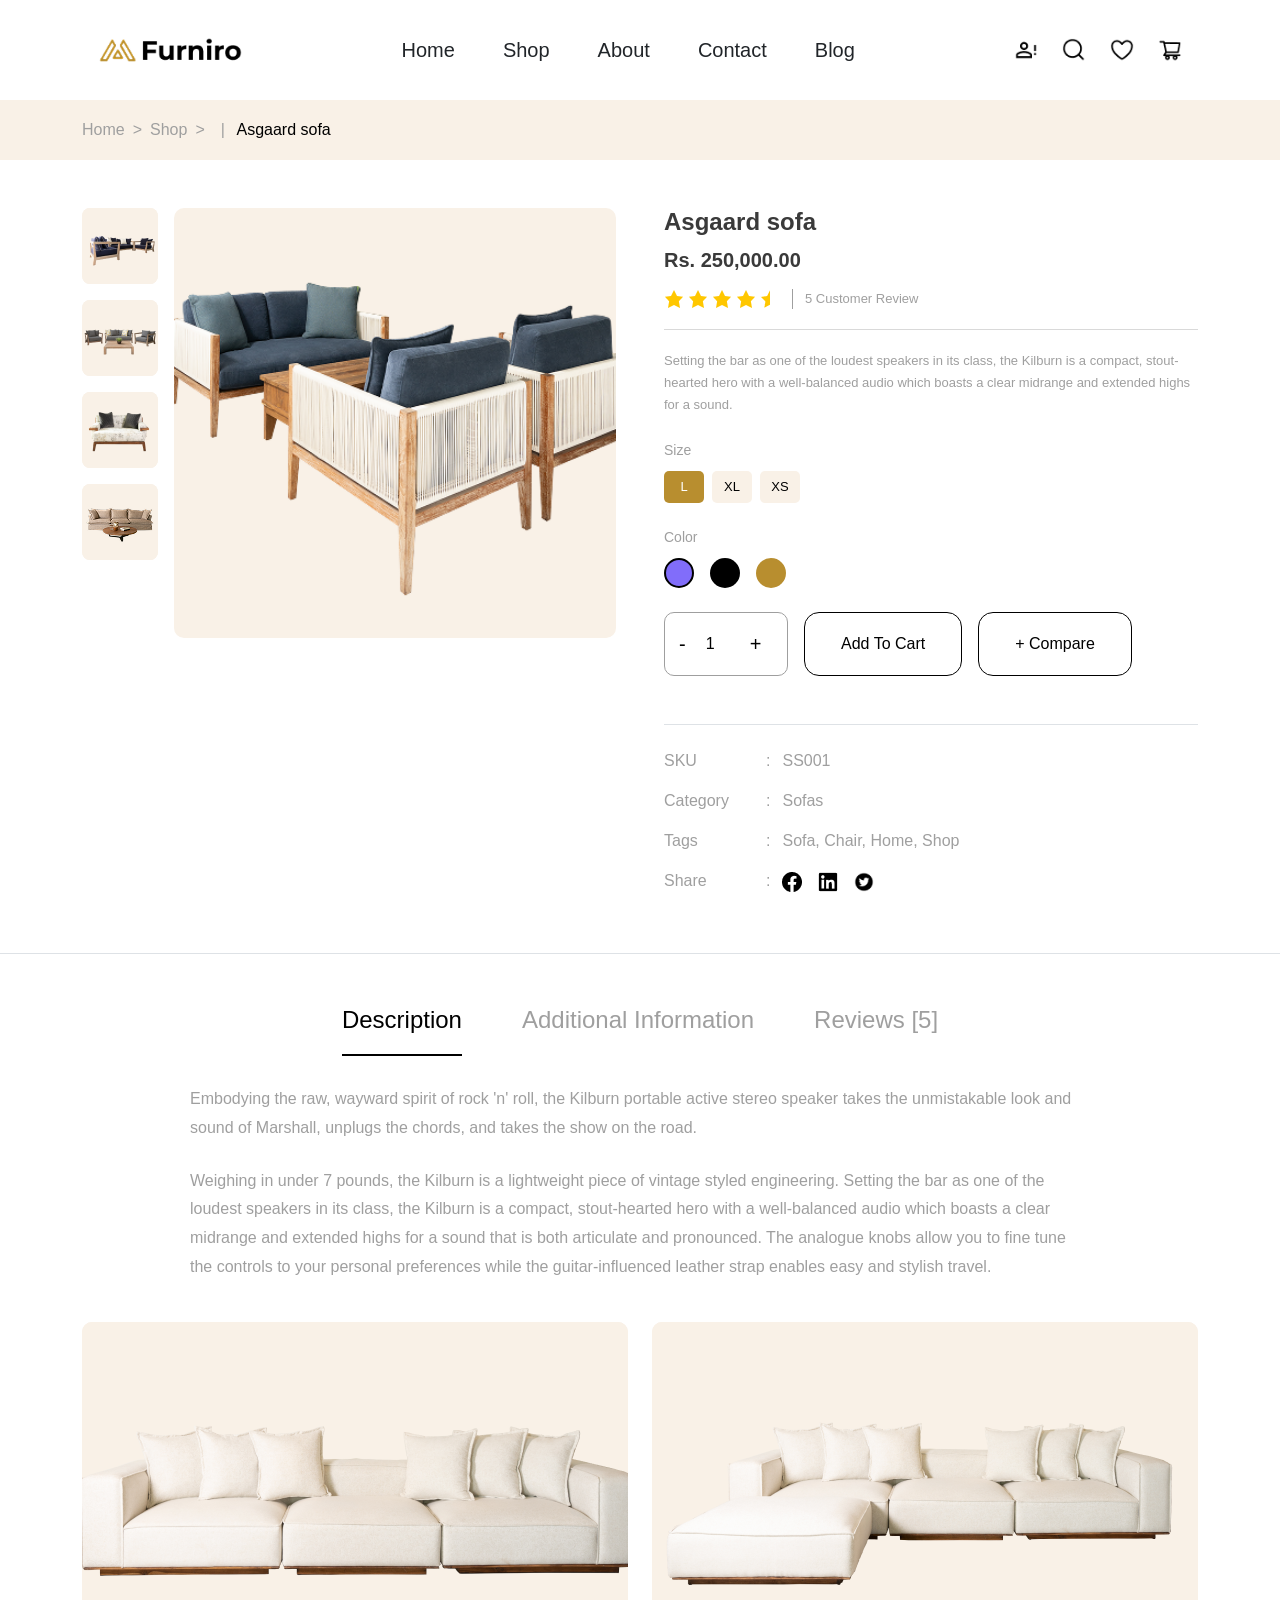
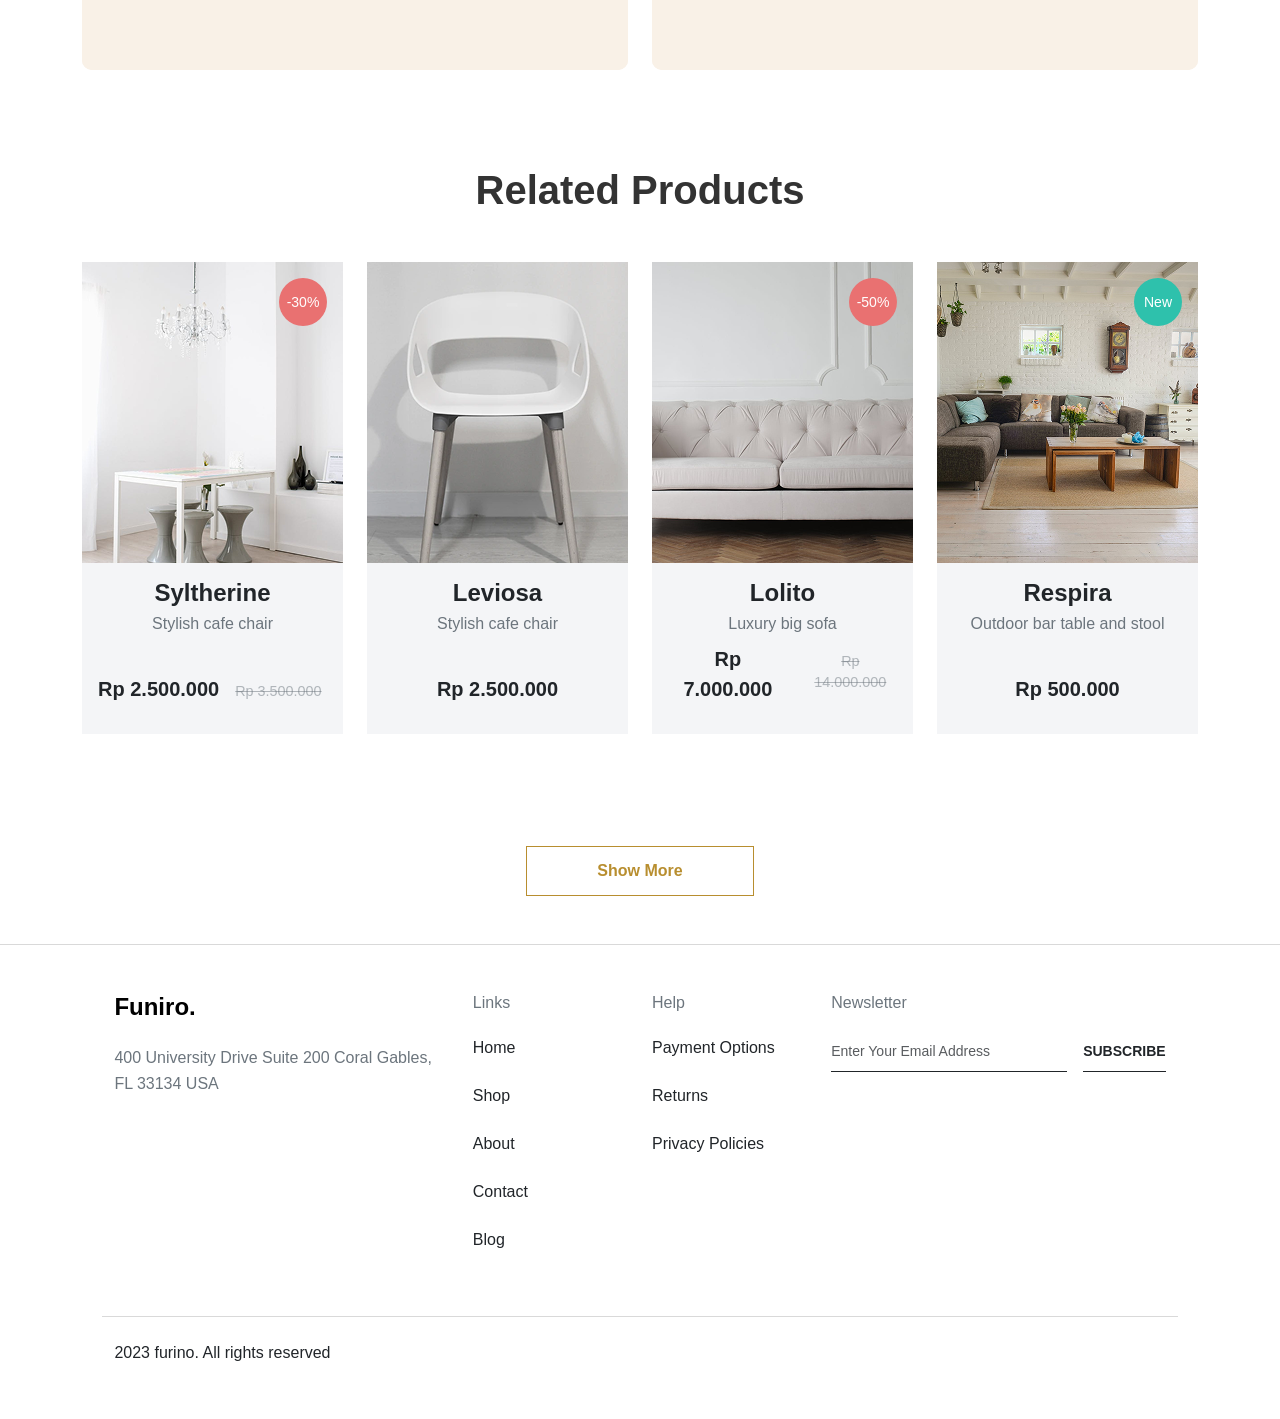
<file: single-product.html>
<!DOCTYPE html>
<html lang="en">
<head>
    <meta charset="UTF-8">
    <meta name="viewport" content="width=device-width, initial-scale=1.0">
    <link href="https://cdn.jsdelivr.net/npm/bootstrap@5.3.0/dist/css/bootstrap.min.css" rel="stylesheet">
    <link rel="stylesheet" href="asset/styles/style.css">
    <link rel="stylesheet" href="asset/styles/responsive.css">
    <link rel="icon" type="image/png" href="./asset/images/icon.png">
    <title>Furniro | Product</title>
</head>
<body>
    <!-- ===== HEADER ===== -->
    <header class="bg-white px-md-4">
        <nav class="navbar navbar-expand-md py-4 d-flex justify-content-between align-items-center">
            <a class="navbar-brand m-0" href="#">
                <img src="./asset/images/logo.png" alt="Furniro Logo" height="32">
            </a>
            <div class="offcanvas offcanvas-md offcanvas-start flex-grow-1" tabindex="-1" id="offcanvasNavbar" aria-labelledby="offcanvasNavbarLabel" style="--bs-offcanvas-width: 75%;">
                <div class="offcanvas-header justify-content-end pb-0">
                    <button type="button" class="btn-close fs-5" data-bs-dismiss="offcanvas" data-bs-target="#offcanvasNavbar" aria-label="Close"></button>
                </div>
                <div class="offcanvas-body d-flex justify-content-center">
                    <ul class="navbar-nav gap-md-5 gap-4 fw-medium text-center align-items-center">
                        <li class="nav-item"><a class="nav-link text-dark px-0 fs-5 fs-md-6" href="index.html">Home</a></li>
                        <li class="nav-item"><a class="nav-link text-dark px-0 fs-5 fs-md-6" href="shop.html">Shop</a></li>
                        <li class="nav-item"><a class="nav-link text-dark px-0 fs-5 fs-md-6" href="#">About</a></li>
                        <li class="nav-item"><a class="nav-link text-dark px-0 fs-5 fs-md-6" href="contact.html">Contact</a></li>
                        <li class="nav-item"><a class="nav-link text-dark px-0 fs-5 fs-md-6" href="blog.html">Blog</a></li>
                    </ul>
                </div>
            </div>
            <div class="d-flex gap-4 align-items-center">
                <div class="d-none d-md-flex gap-4 align-items-center">
                    <a href="#"><img src="asset/images/user.png" alt="User" height="24"></a>
                    <a href="#"><img src="asset/images/magnify.png" alt="Search" height="24"></a>
                    <a href="#"><img src="asset/images/heart.png" alt="Favorites" height="24"></a>
                    <a href="cart.html"><img src="asset/images/cart.png" alt="Cart" height="24"></a>
                </div>
                <button class="navbar-toggler border-0 shadow-none pe-0 d-md-none" type="button" data-bs-toggle="offcanvas" data-bs-target="#offcanvasNavbar" aria-controls="offcanvasNavbar">
                    <svg xmlns="http://www.w3.org/2000/svg" width="2em" height="2em" viewBox="0 0 24 24">
                        <path d="M0 0h24v24H0z" fill="none"/>
                        <path fill="currentColor" d="M4 18q-.425 0-.712-.288T3 17t.288-.712T4 16h16q.425 0 .713.288T21 17t-.288.713T20 18zm0-5q-.425 0-.712-.288T3 12t.288-.712T4 11h16q.425 0 .713.288T21 12t-.288.713T20 13zm0-5q-.425 0-.712-.288T3 7t.288-.712T4 6h16q.425 0 .713.288T21 7t-.288.713T20 8z"/>
                    </svg>
                </button>
            </div>
        </nav>
    </header>

    <!-- ===== BREADCRUMB BAR ===== -->
    <div class="sp-breadcrumb-bar">
        <div class="container">
            <nav aria-label="breadcrumb">
                <ol class="breadcrumb mb-0">
                    <li class="breadcrumb-item"><a href="index.html">Home</a></li>
                    <li class="breadcrumb-item"><a href="shop.html">Shop</a></li>
                    <li class="breadcrumb-item active" aria-current="page">
                        <span class="pipe-sep">|</span> Asgaard sofa
                    </li>
                </ol>
            </nav>
        </div>
    </div>

<!-- ===== PRODUCT MAIN SECTION ===== -->
<section class="py-5" id="product-main-section">
  <div class="container" id="product-container" >
    <div class="row gx-5 gy-4" id="product-row">

      <!-- Left: Image Gallery -->
      <div class="col-md-6" id="product-gallery-col">
        <div class="d-flex gap-3" id="product-gallery">
          <!-- Thumbnails column -->
          <div class="thumb-gallery d-flex flex-column gap-3" id="product-thumbs">
            <img src="asset/images/thumb-1.png" class="thumb-img" alt="Sofa view 1" onclick="setMain(this)">
            <img src="asset/images/thumb-2.png" class="thumb-img" alt="Sofa view 2" onclick="setMain(this)">
            <img src="asset/images/thumb-3.png" class="thumb-img" alt="Sofa view 3" onclick="setMain(this)">
            <img src="asset/images/thumb-4.png" class="thumb-img" alt="Sofa view 4" onclick="setMain(this)">
          </div>
          <!-- Main image -->
          <div class="flex-grow-1" id="product-main-img-box" id="cards-home-index">
            <img id="cards-home-index" id="mainProductImg" src="asset/images/single-main.png" class="main-product-img" alt="Asgaard Sofa Main">
          </div>
        </div>
      </div>

      <!-- Right: Product Info -->
      <div class="col-md-6" id="product-info-col">
        <h1 class="product-title">Asgaard sofa</h1>
        <p class="product-price">Rs. 250,000.00</p>

        <!-- Stars + Review Count -->
        <div class="star-review-row" id="product-review-row">
          <div class="stars d-flex gap-1">
            <img src="asset/images/star.png" alt="star" width="20" height="20">
            <img src="asset/images/star.png" alt="star" width="20" height="20">
            <img src="asset/images/star.png" alt="star" width="20" height="20">
            <img src="asset/images/star.png" alt="star" width="20" height="20">
            <img src="asset/images/star-half.png" alt="half star" width="20" height="20">
          </div>
          <span class="review-count">5 Customer Review</span>
        </div>

        <p class="product-desc-text" id="product-desc">
          Setting the bar as one of the loudest speakers in its class, the Kilburn is a compact, stout-hearted hero with a well-balanced audio which boasts a clear midrange and extended highs for a sound.
        </p>

        <!-- Size -->
        <div class="mb-4" id="product-size-box">
          <p class="option-label">Size</p>
          <div class="d-flex gap-2">
            <button class="size-btn active" onclick="selectSize(this)">L</button>
            <button class="size-btn" onclick="selectSize(this)">XL</button>
            <button class="size-btn" onclick="selectSize(this)">XS</button>
          </div>
        </div>

        <!-- Color -->
        <div class="mb-4" id="product-color-box">
          <p class="option-label">Color</p>
          <div class="d-flex gap-3">
            <span class="color-dot active" style="background-color: #816DFA;" onclick="selectColor(this)" title="Purple"></span>
            <span class="color-dot" style="background-color: #000000;" onclick="selectColor(this)" title="Black"></span>
            <span class="color-dot" style="background-color: #B88E2F;" onclick="selectColor(this)" title="Gold"></span>
          </div>
        </div>

        <!-- Quantity + Add to Cart + Compare -->
        <div class="d-flex align-items-center gap-3 flex-wrap qty-actions" id="product-action-row">
          <div class="qty-box" id="product-qty-box" id="cards-home-index">
            <button class="qty-btn" onclick="changeQty(-1)">-</button>
            <input type="number" class="qty-input" id="qtyInput" value="1" min="1">
            <button class="qty-btn" onclick="changeQty(1)">+</button>
          </div>
          <button class="btn-add-cart" id="btn-add-cart" onclick="window.location.href='cart.html'">Add To Cart</button>
          <button class="btn-compare" id="btn-compare" onclick="window.location.href='compare.html'">+ Compare</button>
        </div>

                    <!-- Meta Info -->
                   <div id="product-meta-container" class="product-meta pt-4 mt-5 border-top mx-auto mx-md-0">
                        <div id="meta-row-sku" class="meta-row d-flex mb-3 align-items-center">
                            <span id="meta-label-sku" class="meta-label" style="color:#9F9F9F;">SKU</span>
                            <span id="meta-colon-sku" class="meta-colon" style="color:#9F9F9F;">:</span>
                            <span id="meta-value-sku" class="meta-value" style="color:#9F9F9F;">SS001</span>
                        </div>
                        <div id="meta-row-category" class="meta-row d-flex mb-3 align-items-center">
                            <span id="meta-label-category" class="meta-label" style="color:#9F9F9F;">Category</span>
                            <span id="meta-colon-category" class="meta-colon" style="color:#9F9F9F;">:</span>
                            <span id="meta-value-category" class="meta-value" style="color:#9F9F9F;">Sofas</span>
                        </div>
                        <div id="meta-row-tags" class="meta-row d-flex mb-3 align-items-start">
                            <span id="meta-label-tags" class="meta-label" style="color:#9F9F9F;">Tags</span>
                            <span id="meta-colon-tags" class="meta-colon" style="color:#9F9F9F;">:</span>
                            <span id="meta-value-tags" class="meta-value" style="color:#9F9F9F;">Sofa, Chair, Home, Shop</span>
                        </div>
                        <div id="meta-row-share" class="meta-row d-flex align-items-center">
                            <span id="meta-label-share" class="meta-label" style="color:#9F9F9F;">Share</span>
                            <span id="meta-colon-share" class="meta-colon" style="color:#9F9F9F;">:</span>
                            <div id="meta-share-icons" class="d-flex gap-3 align-items-center">
                                <a href="#" id="share-fb"><img src="asset/images/facebook.png" alt="Facebook" width="20"></a>
                                <a href="#" id="share-in"><img src="asset/images/linkedin.png" alt="LinkedIn" width="20"></a>
                                <a href="#" id="share-tw"><img src="asset/images/twitter.png" alt="Twitter" width="20"></a>
                            </div>
                        </div>
                    </div>
    </section>

    <!-- ===== DESCRIPTION TABS SECTION ===== -->
    <section class="py-5 border-top">
        <div class="container">
<!-- Tab Buttons -->
            <div class="desc-tabs">
                <button class="desc-tab-btn active" onclick="switchTab(this, 'tab-description')">Description</button>
                <button class="desc-tab-btn" onclick="switchTab(this, 'tab-additional')">Additional Information</button>
                <button class="desc-tab-btn" onclick="switchTab(this, 'tab-reviews')">Reviews [5]</button>
            </div>
            <!-- Description Tab Content -->
            <div id="tab-description" class="desc-body">
                <p>
                    Embodying the raw, wayward spirit of rock 'n' roll, the Kilburn portable active stereo speaker takes the unmistakable look and sound of Marshall, unplugs the chords, and takes the show on the road.
                </p>
                <p>
                    Weighing in under 7 pounds, the Kilburn is a lightweight piece of vintage styled engineering. Setting the bar as one of the loudest speakers in its class, the Kilburn is a compact, stout-hearted hero with a well-balanced audio which boasts a clear midrange and extended highs for a sound that is both articulate and pronounced. The analogue knobs allow you to fine tune the controls to your personal preferences while the guitar-influenced leather strap enables easy and stylish travel.
                </p>

                <!-- Two showcase images below description text -->
                <div class="desc-img-row">
                    <div class="desc-img-box">
                        <img src="asset/images/desc-sofa-1.png" alt="Sofa Showcase 1">
                    </div>
                    <div class="desc-img-box">
                        <img src="asset/images/desc-sofa-2.png" alt="Sofa Showcase 2">
                    </div>
                </div>
            </div>

            <!-- Additional Info Tab  -->
            <div id="tab-additional" class="desc-body" style="display:none;">
                <p>Weight: 12 kg | Dimensions: 200 x 85 x 90 cm | Material: Solid Wood Frame, Premium Fabric | Color Options: Purple, Black, Gold</p>
            </div>


            
            <!-- Reviews Tab -->
            <div id="tab-reviews" class="desc-body" style="display:none;">
                <p>5 customers have reviewed this product. Average rating: 4.5 / 5 stars.</p>
            </div>

        </div>
    </section>

    <!-- ===== RELATED PRODUCTS ===== -->
         <section class="py-5 bg-white">
            <div class="container text-center">
                <h2 class="fw-bold mb-5 fs-1">Related Products</h2>
                
                <div class="row g-4 text-start mb-5 pb-3">
                    
                    <div class="col-12 col-sm-6 col-md-4 col-lg-3">
                        <div class="card product-card border-0 rounded-0 h-100">
                            <div class="position-relative overflow-hidden product-image-container">
                                <img src="./asset/images/syltherine.png" class="card-img-top rounded-0 w-100 h-100" style="object-fit: cover;">
                                <span class="badge position-absolute top-0 end-0 m-3 rounded-circle d-flex align-items-center justify-content-center text-white" style="width: 48px; height: 48px; background-color: #E97171;">-30%</span>
                                <div class="product-overlay position-absolute w-100 h-100 top-0 start-0 d-flex flex-column align-items-center justify-content-center gap-3">
                                    <button id="home-explore-btn" class="btn btn-overlay-cart" onclick="window.location.href='cart.html'">Add to cart</button>
                                    <div class="d-flex gap-4 text-white fw-medium mt-2">
                                        <a href="#" class="text-white text-decoration-none d-flex align-items-center gap-1 hover-gold"><img src="asset/images/share-icon.png" width="16"></a>
                                        <a href="comparison.html" class="text-white text-decoration-none d-flex align-items-center gap-1 hover-gold"><img src="asset/images/compare-icon.png" width="16"></a>
                                        <a href="#" class="text-white text-decoration-none d-flex align-items-center gap-1 hover-gold"><img src="asset/images/like-icon.png" width="16"></a>
                                    </div>
                                </div>
                            </div>
                            <div class="card-body p-3 pt-4 d-flex flex-column">
                                <h5 class="card-title fw-bold mb-1 fs-4">Syltherine</h5>
                                <p class="card-text text-secondary mb-2">Stylish cafe chair</p>
                                <div class="d-flex align-items-baseline gap-3 mt-auto">
                                    <span class="fw-bold fs-5">Rp 2.500.000</span>
                                    <span class="text-secondary text-decoration-line-through text-opacity-50" style="font-size: 0.9rem;">Rp 3.500.000</span>
                                </div>
                            </div>
                        </div>
                    </div>

                    <div class="col-12 col-sm-6 col-md-4 col-lg-3">
                        <div class="card product-card border-0 rounded-0 h-100">
                            <div class="position-relative overflow-hidden product-image-container">
                                <img src="./asset/images/leviosa.png" class="card-img-top rounded-0 w-100 h-100" style="object-fit: cover;">
                                <div class="product-overlay position-absolute w-100 h-100 top-0 start-0 d-flex flex-column align-items-center justify-content-center gap-3">
                                    <button id="home-explore-btn" class="btn btn-overlay-cart" onclick="window.location.href='cart.html'">Add to cart</button>
                                    <div class="d-flex gap-4 text-white fw-medium mt-2">
                                        <a href="#" class="text-white text-decoration-none d-flex align-items-center gap-1 hover-gold"><img src="asset/images/share-icon.png" width="16"></a>
                                        <a href="comparison.html" class="text-white text-decoration-none d-flex align-items-center gap-1 hover-gold"><img src="asset/images/compare-icon.png" width="16"></a>
                                        <a href="#" class="text-white text-decoration-none d-flex align-items-center gap-1 hover-gold"><img src="asset/images/like-icon.png" width="16"></a>
                                    </div>
                                </div>
                            </div>
                            <div class="card-body p-3 pt-4 d-flex flex-column">
                                <h5 class="card-title fw-bold mb-1 fs-4">Leviosa</h5>
                                <p class="card-text text-secondary mb-2">Stylish cafe chair</p>
                                <div class="d-flex align-items-baseline gap-3 mt-auto justify-content-center">
                                    <span class="fw-bold fs-5">Rp 2.500.000</span>
                                </div>
                            </div>
                        </div>
                    </div>

                    <div class="col-12 col-sm-6 col-md-4 col-lg-3">
                        <div class="card product-card border-0 rounded-0 h-100">
                            <div class="position-relative overflow-hidden product-image-container">
                                <img src="./asset/images/lolito.png" class="card-img-top rounded-0 w-100 h-100" style="object-fit: cover;">
                                <span class="badge position-absolute top-0 end-0 m-3 rounded-circle d-flex align-items-center justify-content-center text-white" style="width: 48px; height: 48px; background-color: #E97171;">-50%</span>
                                <div class="product-overlay position-absolute w-100 h-100 top-0 start-0 d-flex flex-column align-items-center justify-content-center gap-3">
                                    <button id="home-explore-btn" class="btn btn-overlay-cart" onclick="window.location.href='cart.html'">Add to cart</button>
                                    <div class="d-flex gap-4 text-white fw-medium mt-2">
                                        <a href="#" class="text-white text-decoration-none d-flex align-items-center gap-1 hover-gold"><img src="asset/images/share-icon.png" width="16"></a>
                                        <a href="comparison.html" class="text-white text-decoration-none d-flex align-items-center gap-1 hover-gold"><img src="asset/images/compare-icon.png" width="16"></a>
                                        <a href="#" class="text-white text-decoration-none d-flex align-items-center gap-1 hover-gold"><img src="asset/images/like-icon.png" width="16"></a>
                                    </div>
                                </div>
                            </div>
                            <div class="card-body p-3 pt-4 d-flex flex-column">
                                <h5 class="card-title fw-bold mb-1 fs-4">Lolito</h5>
                                <p class="card-text text-secondary mb-2">Luxury big sofa</p>
                                <div class="d-flex align-items-baseline gap-3 mt-auto">
                                    <span class="fw-bold fs-5">Rp 7.000.000</span>
                                    <span class="text-secondary text-decoration-line-through text-opacity-50" style="font-size: 0.9rem;">Rp 14.000.000</span>
                                </div>
                            </div>
                        </div>
                    </div>

                    <div class="col-12 col-sm-6 col-md-4 col-lg-3">
                        <div class="card product-card border-0 rounded-0 h-100">
                            <div class="position-relative overflow-hidden product-image-container">
                                <img src="./asset/images/respira.png" class="card-img-top rounded-0 w-100 h-100" style="object-fit: cover;">
                                <span class="badge position-absolute top-0 end-0 m-3 rounded-circle d-flex align-items-center justify-content-center text-white" style="width: 48px; height: 48px; background-color: #2EC1AC;">New</span>
                                <div class="product-overlay position-absolute w-100 h-100 top-0 start-0 d-flex flex-column align-items-center justify-content-center gap-3">
                                    <button id="home-explore-btn" class="btn btn-overlay-cart" onclick="window.location.href='cart.html'">Add to cart</button>
                                    <div class="d-flex gap-4 text-white fw-medium mt-2">
                                        <a href="#" class="text-white text-decoration-none d-flex align-items-center gap-1 hover-gold"><img src="asset/images/share-icon.png" width="16"></a>
                                        <a href="comparison.html" class="text-white text-decoration-none d-flex align-items-center gap-1 hover-gold"><img src="asset/images/compare-icon.png" width="16"></a>
                                        <a href="#" class="text-white text-decoration-none d-flex align-items-center gap-1 hover-gold"><img src="asset/images/like-icon.png" width="16"></a>
                                    </div>
                                </div>
                            </div>
                            <div class="card-body p-3 pt-4 d-flex flex-column">
                                <h5 class="card-title fw-bold mb-1 fs-4">Respira</h5>
                                <p class="card-text text-secondary mb-2">Outdoor bar table and stool</p>
                                <div class="d-flex align-items-baseline gap-3 mt-auto justify-content-center">
                                    <span class="fw-bold fs-5">Rp 500.000</span>
                                </div>
                            </div>
                        </div>
                    </div>

        </section>
        <section class="text-center">
            <button class="btn-show-more">Show More</button>
        </section>
        



    <!-- ===== FOOTER ===== -->
    <footer class="footer bg-white pt-5 mt-5">
        <div class="container">
            <div class="row justify-content-between pb-4 mb-4" style="border-bottom: 1px solid #D9D9D9;">
                <!-- Brand -->
                <div class="col-lg-4 col-md-6 mb-4 footer-col brand-col">
                    <h2 class="fw-bold mb-4">Funiro.</h2>
                    <p class="text-secondary fw-medium" style="line-height: 1.6;">400 University Drive Suite 200 Coral Gables,<br>FL 33134 USA</p>
                </div>
                <!-- Links -->
                <div class="col-lg-2 col-md-6 mb-4 footer-col">
                    <h4 class="fw-medium text-secondary mb-4">Links</h4>
                    <ul class="list-unstyled d-flex flex-column gap-4">
                        <li><a href="#" class="text-dark text-decoration-none fw-medium">Home</a></li>
                        <li><a href="#" class="text-dark text-decoration-none fw-medium">Shop</a></li>
                        <li><a href="#" class="text-dark text-decoration-none fw-medium">About</a></li>
                        <li><a href="#" class="text-dark text-decoration-none fw-medium">Contact</a></li>
                        <li><a href="blog.html" class="text-dark text-decoration-none fw-medium">Blog</a></li>
                    </ul>
                </div>
                <!-- Help -->
                <div class="col-lg-2 col-md-6 mb-4 footer-col">
                    <h4 class="fw-medium text-secondary mb-4">Help</h4>
                    <ul class="list-unstyled d-flex flex-column gap-4">
                        <li><a href="#" class="text-dark text-decoration-none fw-medium">Payment Options</a></li>
                        <li><a href="#" class="text-dark text-decoration-none fw-medium">Returns</a></li>
                        <li><a href="#" class="text-dark text-decoration-none fw-medium">Privacy Policies</a></li>
                    </ul>
                </div>
                <!-- Newsletter -->
                <div class="col-lg-4 col-md-6 mb-4 footer-col newsletter-col">
                    <h4 class="fw-medium text-secondary mb-4">Newsletter</h4>
                    <div class="d-flex flex-wrap flex-sm-nowrap gap-3 align-items-end">
                        <div class="border-bottom border-dark pb-1 flex-grow-1">
                            <input type="email" class="form-control border-0 shadow-none px-0 bg-transparent text-secondary" placeholder="Enter Your Email Address">
                        </div>
                        <div class="border-bottom border-dark pb-1">
                            <button class="btn border-0 shadow-none fw-bold px-0 bg-transparent text-dark hover-gold">SUBSCRIBE</button>
                        </div>
                    </div>
                </div>
            </div>
            <div class="footer-bottom pb-4 text-center text-md-start">
                <p class="mb-0 text-dark fw-medium">2023 furino. All rights reserved</p>
            </div>
        </div>
    </footer>

    <script src="https://cdn.jsdelivr.net/npm/bootstrap@5.3.0/dist/js/bootstrap.bundle.min.js"></script>
</body>
</html>
</file>
<file: asset/styles/style.css>
:root {
    --primary-gold: #B88E2F;
    --primary-bg: #FFF3E3;
    --text-dark: #333333;
    --text-light: #666666;
    --white: #FFFFFF;
}

* {
    margin: 0;
    padding: 0;
    box-sizing: border-box;
    font-family: 'Poppins', sans-serif;
}

body {
    background-color: var(--white);
    color: var(--text-dark);
    overflow-x: hidden;
    width: 100%;
    position: relative;
}

/* --- Navigation Bar Section --- */
.navbar {
    display: flex;
    justify-content: space-between;
    align-items: center;
    padding: 0 6%;
    background-color: var(--white);
    height: 100px;
}

.logo {
    display: flex;
    align-items: center;
}

.logo img {
    height: 40px; 
    width: auto;
    display: block;
}

.nav-links {
    display: flex;
    gap: 50px;
}

.nav-links a {
    text-decoration: none;
    color: #000000;
    font-weight: 500;
    font-size: 16px;
    transition: color 0.3s ease;
}

.nav-links a:hover {
    color: var(--primary-gold);
}

.nav-icons {
    display: flex;
    gap: 35px;
    align-items: center;
}

.nav-icons a {
    display: flex;
    align-items: center;
    transition: transform 0.2s ease;
}

.nav-icons a img {
    width: 24px;
    height: 24px;
}

.nav-icons a:hover {
    transform: scale(1.05);
}

/* --- Hero Section --- */
.hero {
    background-image: url('../images/hero-bg.png'); 
    background-size: cover;
    background-position: center;
    background-repeat: no-repeat;
    height: calc(100vh - 100px); 
    display: flex;
    justify-content: flex-end;
    align-items: center;
    padding: 0 4%;
    background-color: #f5f5f5; 
}


.hero-1 {
    background-image: url('../images/backbg.png'); 
    background-size: cover;
    background-position: center;
    background-repeat: no-repeat;
    height: calc(100vh - 100px); 
    display: flex;
    justify-content: flex-end;
    align-items: center;
    padding: 0 4%;
    background-color: #f5f5f5; 
}
/* Card Section */
.hero-content {
    background-color: var(--primary-bg);
    padding: 60px 40px 60px 40px;
    max-width: 640px;
    border-radius: 10px; 
    box-shadow: 0 4px 20px rgba(0, 0, 0, 0.02); 
    margin-right: 4%;
}

.hero-content .subtitle {
    display: block;
    font-size: 14px;
    font-weight: 600;
    letter-spacing: 3px;
    color: var(--text-dark);
    text-transform: uppercase;
    margin-bottom: 15px;
}

.hero-content h1 {
    font-size: 52px;
    font-weight: 700;
    line-height: 1.2;
    color: var(--primary-gold);
    margin-bottom: 15px;
}

.hero-content p {
    font-size: 16px;
    font-weight: 500;
    line-height: 1.6;
    color: var(--text-dark);
    margin-bottom: 45px;
}

/* Button Section */
.btn {
    display: inline-block;
    background-color: var(--primary-gold);
    color: var(--white);
    padding: 22px 60px;
    text-decoration: none;
    font-weight: 700;
    font-size: 14px;
    text-transform: uppercase;
    transition: background-color 0.3s ease;
    border: none;
}

.btn:hover {
    background-color: #9e7a28; 
}



/* ---Browse The Range Section --- */
.browse-range {
    padding: 60px 8%;
    background-color: var(--white);
}

.section-title {
    text-align: center;
    margin-bottom: 50px;
}

.section-title h2 {
    font-size: 32px;
    font-weight: 700;
    color: var(--text-dark);
    margin-bottom: 5px;
}

.section-title p {
    font-size: 16px;
    color: var(--text-light);
}


.cards-container {
    display: grid;
    grid-template-columns: repeat(auto-fit, minmax(300px, 1fr));
    gap: 30px;
    max-width: 1200px; 
    margin: 0 auto; 
}

.card {
    width: 100%;
    text-align: center;
    cursor: pointer;
}

.card img {
    width: 100%; 
    height: auto;
    object-fit: cover;
    border-radius: 10px;
    margin-bottom: 20px;
    display: block; 
    transition: transform 0.3s ease, box-shadow 0.3s ease;
}

.card h3 {
    font-size: 20px;
    font-weight: 600;
    color: var(--text-dark);
    transition: color 0.3s ease;
}

/* ---Hover Effects --- */
.card:hover img {
    transform: translateY(-8px); 
    box-shadow: 0 12px 24px rgba(0, 0, 0, 0.15); 
}

.card:hover h3 {
    color: var(--primary-gold); 
}

/* ---Our Products Section --- */
.our-products {
    padding: 60px 8%;
    background-color: #F4F5F7; 
}

.product-grid {
    display: grid;
    grid-template-columns: repeat(4, 1fr); 
    gap: 30px;
    max-width: 1200px; 
    margin: 0 auto 50px auto; 
}

.product-card {
    background-color: var(--white);
    position: relative;
    transition: box-shadow 0.3s ease;
}

/* Overall card hover */
.product-card:hover {
    box-shadow: 0 10px 20px rgba(0, 0, 0, 0.05);
}

.product-image-wrapper {
    position: relative;
    overflow: hidden;
}

.product-image-wrapper img {
    width: 100%;
    height: 300px; 
    object-fit: cover;
    display: block;
}

/* Discount and New */
.badge {
    position: absolute;
    top: 20px;
    right: 20px;
    height: 48px;
    width: 48px;
    border-radius: 50%;
    display: flex;
    justify-content: center;
    align-items: center;
    color: var(--white);
    font-size: 14px;
    font-weight: 500;
    z-index: 2;
}

.badge.discount { background-color: #E97171; }
.badge.new { background-color: #2EC1AC; }

.product-image-wrapper::before {
    content: '';
    position: absolute;
    top: 0;
    left: 0;
    width: 100%;
    height: 100%;
    background-color: rgba(58, 58, 58, 0.72);
    opacity: 0;
    transition: opacity 0.3s ease;
    z-index: 1;
}

.card-overlay {
    position: absolute;
    top: 50%;
    left: 50%;
    transform: translate(-50%, -50%);
    width: 100%;
    display: flex;
    flex-direction: column;
    align-items: center;
    gap: 20px;
    opacity: 0;
    transition: opacity 0.3s ease;
    z-index: 3;
}


.product-card:hover .product-image-wrapper::before,
.product-card:hover .card-overlay {
    opacity: 1;
}

/* Overlay Elements */
.add-to-cart {
    background-color: var(--white);
    color: var(--primary-gold);
    border: none;
    padding: 12px 45px;
    font-weight: 600;
    font-size: 16px;
    cursor: pointer;
    transition: background-color 0.3s ease, color 0.3s ease;
}

.add-to-cart:hover {
    background-color: var(--primary-gold);
    color: var(--white);
}

.overlay-links {
    display: flex;
    justify-content: center;
    align-items: center;
    gap: 15px; 
    width: 100%;
}

.overlay-links a {
    color: var(--white);
    text-decoration: none;
    font-size: 16px; 
    font-weight: 600;
    display: flex;
    align-items: center;
    gap: 8px; 
    white-space: nowrap; 
    transition: color 0.2s ease;
}

.overlay-links a img {
    width: 60px; 
    height: 20px; 
    display: block;
    flex-shrink: 0; 
    object-fit: contain; 
}

.overlay-links a:hover {
    color: var(--primary-gold);
}


.product-info {
    padding: 20px 15px 30px 15px;
}

.product-info h3 {
    font-size: 24px;
    font-weight: 600;
    color: var(--text-dark);
    margin-bottom: 5px;
}

.product-info p {
    font-size: 16px;
    color: #898989;
    margin-bottom: 10px;
}

.product-price {
    display: flex;
    align-items: center;
    gap: 15px;
}

.product-price .current {
    font-size: 20px;
    font-weight: 600;
    color: var(--text-dark);
}

.product-price .old {
    font-size: 14px;
    color: #B0B0B0;
    text-decoration: line-through;
}

/* Show More Button */
.show-more-container {
    text-align: center;
}

.btn-outline {
    display: inline-block;
    border: 1px solid var(--primary-gold);
    color: var(--primary-gold);
    padding: 15px 70px;
    text-decoration: none;
    font-weight: 600;
    background-color: transparent;
    transition: all 0.3s ease;
}

.btn-outline:hover {
    background-color: var(--primary-gold);
    color: var(--white);
}







/* --- Room Inspiration Section --- */
.room-inspiration {
    display: flex;
    justify-content: flex-start;
    align-items: center;
    padding: 60px 0; 
    max-width: 1200px; 
    margin: 0 auto; 
    position: relative; 
    z-index: 1;
}
.room-inspiration::before {
    content: "";
    position: absolute;
    top: 0;
    left: -50vw; 
    width: 200vw; 
    height: 100%;
    background-color: #FCF8F3;
    z-index: -1; 
}

/* Text Section */
.inspiration-text {
    flex: 0 0 400px; 
    margin-right: 40px; 
    padding-right: 0; 
}

.inspiration-text h2 {
    font-size: 40px;
    font-weight: 700;
    color: var(--text-dark);
    line-height: 1.2;
    margin-bottom: 20px;
}

.inspiration-text p {
    font-size: 16px;
    color: var(--text-light);
    margin-bottom: 30px;
    line-height: 1.5;
}

/* Carousel Section */
.inspiration-carousel {
    display: flex;
    gap: 24px;
    align-items: center; 
    flex-wrap: nowrap; 
    position: relative;
    width: 100%;
}
.slide {
    flex: 0 0 auto; 
    position: relative;
}

.slide img {
    object-fit: cover;
    display: block;
}

/* Main Active Slide */
.main-slide {
    position: relative;
    margin-top: 95px;
}

.main-slide img {
    width: 404px;
    height: 582px;
    object-fit: cover;
}

/* The Info Box over the main slide */
.slide-content {
    position: absolute;
    bottom: 24px;
    left: 24px;
    background-color: rgba(255, 255, 255, 0.9); 
    padding: 32px 24px;
    min-width: 220px; 
    display: flex;
    flex-direction: column;
    gap: 8px;
}

.slide-meta {
    display: flex;
    align-items: center;
    gap: 10px;
    font-size: 16px;
    color: var(--text-light);
}

.slide-meta .line {
    width: 25px;
    height: 1px;
    background-color: var(--text-light);
}

.slide-content h3 {
    font-size: 28px;
    font-weight: 600;
    color: var(--text-dark);
}

/* The Gold Arrow Box */
.slide-arrow {
    position: absolute;
    bottom: 0;
    right: -48px;
    background-color: var(--primary-gold);
    width: 48px;
    height: 48px;
    display: flex;
    justify-content: center;
    align-items: center;
    transition: opacity 0.3s ease; 
}

.slide-arrow:hover {
    background-color: var(--primary-gold);
    opacity: 0.85; 
}

.slide-arrow img {
    width: 20px;
    height: 20px;
    transform: scale(1.5); 
    display: block;
}

/* Second Slides */
.side-slide img {
    width: 372px;
    height: 486px;
    object-fit: cover;
}

/* Carousel Controls */
.carousel-controls {
    position: absolute;
    bottom: 29px; 
    left: 428px; 
    display: flex;
    align-items: center;
    gap: 30px;
    z-index: 10; 
}

.dots {
    display: flex;
    gap: 15px;
    align-items: center;
}

.dot {
    width: 11px;
    height: 11px;
    border-radius: 50%;
    background-color: #D8D8D8;
    cursor: pointer;
    position: relative;
    display: flex;
    justify-content: center;
    align-items: center;
    transition: all 0.3s ease;
}

/* Active Dot with Ring */
.dot.active {
    background-color: transparent;
    width: 27px;
    height: 27px;
    border: 1px solid var(--primary-gold);
}

.dot.active .dot-inner {
    width: 11px;
    height: 11px;
    border-radius: 50%;
    background-color: var(--primary-gold);
}

/* Next Button */
.next-btn {
    width: 50px;
    height: 50px;
    border-radius: 50%;
    background-color: var(--white);
    border: none;
    box-shadow: 0 4px 10px rgba(0, 0, 0, 0.1);
    display: flex;
    justify-content: center;
    align-items: center;
    cursor: pointer;
    z-index: 10;
    position: absolute;
    bottom: 260px; 
    left: 348px; 
}
.next-btn:hover {
    transform: scale(1.1);
}

.next-btn img {
    width: 24px;
    height: 24px;
    transform: scale(1.5); 
    display: block;
}




/* Share Setup Section */
.share-setup {
    padding: 60px 0;
    background-color: var(--white);
    text-align: center; 
    overflow: hidden; 
}

.setup-text {
    margin-bottom: 40px;
}

.setup-text p {
    font-size: 20px;
    font-weight: 600;
    color: var(--text-light);
    margin-bottom: 5px;
}

.setup-text h2 {
    font-size: 40px;
    font-weight: 700;
    color: var(--text-dark);
}

.setup-gallery {
    width: 100%; 
    display: flex;
    justify-content: center;
}

.setup-gallery img {
    width: 100%;
    max-width: 1800px; 
    height: auto;
    object-fit: contain;
}




/* Footer Section */
.footer {
    background-color: var(--white);
    border-top: 1px solid #D9D9D9; 
    padding: 60px 8% 30px 8%;
}

.footer-container {
    max-width: 1200px;
    margin: 0 auto;
}

.footer-content {
    display: flex;
    justify-content: space-between;
    flex-wrap: wrap;
    gap: 40px;
    padding-bottom: 40px;
    border-bottom: 1px solid #D9D9D9; 
    margin-bottom: 30px;
}

.footer-col h2 {
    font-size: 24px;
    font-weight: 700;
    color: #000000;
    margin-bottom: 40px;
}

.footer-col p {
    font-size: 16px;
    color: #9F9F9F;
    line-height: 1.5;
}

.footer-col h4 {
    font-size: 16px;
    font-weight: 500;
    color: #9F9F9F;
    margin-bottom: 40px;
}

.footer-col ul {
    list-style: none;
    display: flex;
    flex-direction: column;
    gap: 30px;
}

.footer-col ul a {
    text-decoration: none;
    font-size: 16px;
    font-weight: 500;
    color: #000000;
    transition: color 0.3s ease;
}

.footer-col ul a:hover {
    color: var(--primary-gold);
}

/* Newsletter Form */
.newsletter-col form {
    display: flex;
    gap: 15px;
    align-items: center;
}

.newsletter-col input {
    border: none;
    border-bottom: 1px solid #000000;
    padding: 5px 0;
    font-size: 14px;
    color: #9F9F9F;
    outline: none;
    width: 200px;
    background: transparent;
}

.newsletter-col button {
    border: none;
    border-bottom: 1px solid #000000;
    background: transparent;
    padding: 5px 0;
    font-size: 14px;
    font-weight: 600;
    color: #000000;
    cursor: pointer;
    transition: color 0.3s ease, border-color 0.3s ease;
}


/* Copyright Bar */
.footer-bottom p {
    font-size: 16px;
    color: #000000;
}


/* Hamburger Menu */
.menu-bar {
    display: none; 
}

.menu-bar svg {
    width: 32px;
    height: 32px;
    color: var(--text-dark);
}

.hero-banner {
            background-image: linear-gradient(rgba(255, 255, 255, 0.6), rgba(255, 255, 255, 0.6)), url('../images/backbg.png');
            background-position: center;
            background-size: cover;
            background-repeat: no-repeat;
            min-height: 315px; 
        }

.custom-pagination .page-link {
        background-color: #F9F1E7; /* Light beige */
        color: #000;
        border: none;
        border-radius: 10px;
        width: 60px;
        height: 60px;
        display: flex;
        align-items: center;
        justify-content: center;
        font-size: 1.1rem;
    }
    
    .custom-pagination .page-link:hover {
        background-color: #e8e0d5;
    }

    .custom-pagination .page-item.active .page-link {
        background-color: #B88E2F; /* Furniro Gold */
        color: #fff;
    }

    .custom-pagination .page-next .page-link {
        width: 98px; /* Wider button for 'Next' */
        font-weight: 300;
    }       






.footer-links a {
    color: #000;
    text-decoration: none;
    font-weight: 500;
    display: block;
    margin-bottom: 1.5rem;
}
.footer-heading {
    color: #9F9F9F;
    font-weight: 500;
    margin-bottom: 2.5rem;
}
.newsletter-input {
    border: none;
    border-bottom: 1px solid #000;
    border-radius: 0;
    padding-left: 0;
    font-size: 0.9rem;
}
.newsletter-input:focus {
    box-shadow: none;
    border-bottom: 2px solid #000;
}
.newsletter-btn {
    border: none;
    border-bottom: 1px solid #000;
    border-radius: 0;
    background: transparent;
    font-weight: 600;
    padding-right: 0;
    padding-left: 0;
    font-size: 0.9rem;
}

.custom-pagination .page-link {
    background-color: #F9F1E7;
    color: #000;
    border: none;
    border-radius: 10px;
    width: 60px;
    height: 60px;
    display: flex;
    align-items: center;
    justify-content: center;
    font-size: 1.1rem;
}

.custom-pagination .page-link:hover {
    background-color: #e8e0d5;
}

.custom-pagination .page-item.active .page-link {
    background-color: #B88E2F;
    color: #fff;
}

.custom-pagination .page-next .page-link {
    width: 98px;
    font-weight: 300;
}

/* Footer Links Styling */
.footer-links a {
    color: #000;
    text-decoration: none;
    font-weight: 500;
    display: block;
    margin-bottom: 1.5rem;
}

.footer-heading {
    color: #9F9F9F;
    font-weight: 500;
    margin-bottom: 2.5rem;
}

.newsletter-input {
    border: none;
    border-bottom: 1px solid #000;
    border-radius: 0;
    padding-left: 0;
    font-size: 0.9rem;
}

.newsletter-input:focus {
    box-shadow: none;
    border-bottom: 2px solid #000;
}

.newsletter-btn {
    border: none;
    border-bottom: 1px solid #000;
    border-radius: 0;
    background: transparent;
    font-weight: 600;
    padding-right: 0;
    padding-left: 0;
    font-size: 0.9rem;
}

.form-control:focus {
    box-shadow: none !important;
}

.nav-link:hover {
    color: #D4AF37 !important; 
}

.footer-links a:hover {
    color: #D4AF37 !important; 
}

.newsletter-btn {
    color: black !important;
}

.newsletter-btn:hover {
    color: #D4AF37 !important;
    border-bottom-color: #D4AF37 !important;
}



/* --- Shop Styles --- */
.product-image-container .product-overlay {
    background-color: rgba(58, 58, 58, 0.72);
    opacity: 0;
    transition: opacity 0.3s ease-in-out;
    z-index: 10;
}

.product-image-container:hover .product-overlay {
    opacity: 1;
}

.product-overlay button {
    transition: background-color 0.3s ease, color 0.3s ease;
}

.product-overlay button:hover {
    background-color: #B88E2F !important;
    color: #FFF !important;
}

.product-overlay span {
    cursor: pointer;
    transition: color 0.2s ease;
}

.product-overlay span:hover {
    color: #B88E2F !important;
}
.product-card:hover img {
    transform: none !important;
}


 /* ===== SINGLE PRODUCT PAGE STYLES ===== */

        /* --- Breadcrumb Bar --- */
        .sp-breadcrumb-bar {
            background-color: #F9F1E7;
            padding: 18px 0;
        }
        .sp-breadcrumb-bar .breadcrumb {
            margin-bottom: 0;
        }
        .sp-breadcrumb-bar .breadcrumb-item a {
            color: #9F9F9F;
            text-decoration: none;
            font-size: 16px;
        }
        .sp-breadcrumb-bar .breadcrumb-item.active {
            color: #000;
            font-weight: 500;
            font-size: 16px;
        }
        .sp-breadcrumb-bar .breadcrumb-item + .breadcrumb-item::before {
            content: ">";
            color: #9F9F9F;
        }
        /* Pipe separator before last item */
        .sp-breadcrumb-bar .pipe-sep {
            color: #9F9F9F;
            margin: 0 8px;
        }

        /* --- Thumbnail Gallery --- */
        .thumb-gallery .thumb-img {
            width: 76px;
            height: 76px;
            object-fit: cover;
            border-radius: 8px;
            background-color: #F9F1E7;
            cursor: pointer;
            transition: opacity 0.2s;
        }
        .thumb-gallery .thumb-img:hover {
            opacity: 0.8;
        }
        .main-product-img {
            width: 100%;
            height: 430px;
            object-fit: cover;
            border-radius: 10px;
            background-color: #F9F1E7;
        }

        /* --- Product Info --- */
        .product-title {
            font-size: 42px;
            font-weight: 400;
            color: #000;
            margin-bottom: 8px;
        }
        .product-price {
            font-size: 24px;
            color: #9F9F9F;
            font-weight: 400;
            margin-bottom: 14px;
        }
        .star-review-row {
            display: flex;
            align-items: center;
            gap: 12px;
            margin-bottom: 20px;
            padding-bottom: 20px;
            border-bottom: 1px solid #D9D9D9;
        }
        .stars img {
            width: 20px;
            height: 20px;
        }
        .review-count {
            color: #9F9F9F;
            font-size: 13px;
            border-left: 1px solid #9F9F9F;
            padding-left: 12px;
        }
        .product-desc-text {
            font-size: 13px;
            color: #9F9F9F;
            line-height: 1.7;
            margin-bottom: 24px;
        }

        /* --- Size Selector --- */
        .option-label {
            font-size: 14px;
            color: #9F9F9F;
            margin-bottom: 10px;
        }
        .size-btn {
            background-color: #F9F1E7;
            border: none;
            color: #000;
            font-size: 13px;
            font-weight: 500;
            width: 40px;
            height: 32px;
            border-radius: 5px;
            cursor: pointer;
            transition: background-color 0.2s, color 0.2s;
        }
        .size-btn.active,
        .size-btn:hover {
            background-color: #B88E2F;
            color: #fff;
        }

        /* --- Color Selector --- */
        .color-dot {
            width: 30px;
            height: 30px;
            border-radius: 50%;
            cursor: pointer;
            border: 2px solid transparent;
            transition: border-color 0.2s;
            display: inline-block;
        }
        .color-dot.active,
        .color-dot:hover {
            border-color: #000;
        }

        /* --- Quantity + Buttons Row --- */
        .qty-box {
            display: flex;
            align-items: center;
            border: 1px solid #9F9F9F;
            border-radius: 10px;
            overflow: hidden;
            height: 64px;
            width: 124px;
        }
        .qty-btn {
            background: transparent;
            border: none;
            font-size: 20px;
            padding: 0 14px;
            color: #000;
            cursor: pointer;
            line-height: 1;
        }
        .qty-input {
            border: none;
            width: 36px;
            text-align: center;
            font-size: 16px;
            font-weight: 500;
            outline: none;
            background: transparent;
        }
        .btn-add-cart {
            background: transparent;
            border: 1px solid #000;
            border-radius: 15px;
            color: #000;
            font-size: 16px;
            font-weight: 500;
            padding: 0 36px;
            height: 64px;
            cursor: pointer;
            transition: background-color 0.2s, color 0.2s;
        }
        .btn-add-cart:hover {
            background-color: #B88E2F;
            border-color: #B88E2F;
            color: #fff;
        }
        .btn-compare {
            background: transparent;
            border: 1px solid #000;
            border-radius: 15px;
            color: #000;
            font-size: 16px;
            font-weight: 500;
            padding: 0 36px;
            height: 64px;
            cursor: pointer;
            transition: background-color 0.2s, color 0.2s;
        }
        .btn-compare:hover {
            background-color: #000;
            color: #fff;
        }

        /* --- Meta Info (SKU / Category / Tags / Share) --- */
        .product-meta {
            border-top: 1px solid #D9D9D9;
            padding-top: 24px;
            margin-top: 32px;
        }
        .meta-row {
            display: flex;
            align-items: center;
            gap: 12px;
            margin-bottom: 12px;
            font-size: 16px;
        }
        .meta-label {
            color: #9F9F9F;
            min-width: 90px;
        }
        .meta-value {
            color: #9F9F9F;
        }
        .share-icons a img {
            width: 24px;
            height: 24px;
            object-fit: contain;
        }

        /* --- Description Tabs --- */
        .desc-tabs {

            display: flex;
            justify-content: center;
            gap: 60px;
            margin-bottom: 30px;
        }
        .desc-tab-btn {
            background: none;
            border: none;
            font-size: 24px;
            font-weight: 500;
            color: #9F9F9F;
            padding: 0 0 16px 0;
            cursor: pointer;
            border-bottom: 2px solid transparent;
            margin-bottom: -1px;
            transition: color 0.2s;
        }
        .desc-tab-btn.active {
            color: #000;
            border-bottom: 2px solid #000;
        }
        .desc-tab-btn:hover {
            color: #000;
        }
        .desc-body p {
            font-size: 16px;
            color: #9F9F9F;
            line-height: 1.8;
            max-width: 900px;
            margin: 0 auto 24px auto;
        }

        /* --- Description Showcase Images --- */
        .desc-img-row {
            display: flex;
            gap: 24px;
            margin-top: 40px;
        }
        .desc-img-box {
            flex: 1;
            background-color: #F9F1E7;
            border-radius: 10px;
            overflow: hidden;
            display: flex;
            align-items: center;
            justify-content: center;
            min-height: 348px;
        }
        .desc-img-box img {
            width: 100%;
            height: 100%;
            object-fit: cover;
        }

        /* --- Related Products --- */
        .related-section {
            padding: 60px 0 40px 0;
            text-align: center;
        }
        .related-title {
            font-size: 36px;
            font-weight: 700;
            color: #000;
            margin-bottom: 40px;
        }
        .related-grid {
            display: grid;
            grid-template-columns: repeat(4, 1fr);
            gap: 30px;
            margin-bottom: 40px;
        }
        .related-card {
            background-color: #F4F5F7;
            text-align: left;
            cursor: pointer;
            position: relative;
        }
        .related-card-img-wrap {
            position: relative;
            overflow: hidden;
        }
        .related-card-img-wrap img {
            width: 100%;
            height: 300px;
            object-fit: cover;
            display: block;
        }
        .related-badge {
            position: absolute;
            top: 16px;
            right: 16px;
            width: 48px;
            height: 48px;
            border-radius: 50%;
            display: flex;
            align-items: center;
            justify-content: center;
            color: #fff;
            font-size: 13px;
            font-weight: 500;
            z-index: 2;
        }
        .badge-discount { background-color: #E97171; }
        .badge-new { background-color: #2EC1AC; }

        .related-card-info {
            padding: 16px 16px 24px 16px;
        }
        .related-card-name {
            font-size: 22px;
            font-weight: 600;
            color: #000;
            margin-bottom: 4px;
        }
        .related-card-sub {
            font-size: 14px;
            color: #898989;
            margin-bottom: 8px;
        }
        .related-card-prices {
            display: flex;
            align-items: center;
            gap: 14px;
        }
        .price-current {
            font-size: 18px;
            font-weight: 600;
            color: #000;
        }
        .price-old {
            font-size: 14px;
            color: #B0B0B0;
            text-decoration: line-through;
        }

        .btn-show-more {
            background: transparent;
            border: 1px solid #B88E2F;
            color: #B88E2F;
            font-size: 16px;
            font-weight: 600;
            padding: 14px 70px;
            cursor: pointer;
            transition: background-color 0.2s, color 0.2s;
        }
        .btn-show-more:hover {
            background-color: #B88E2F;
            color: #fff;
        }
a{
    text-decoration: none;
    color:black;
}

        /* ===== STATIC SHOPPING CART STYLES ONLY ===== */
        .shopping-cart-backdrop {
            position: fixed;
            top: 0;
            left: 0;
            width: 100vw;
            height: 100vh;
            background: rgba(0, 0, 0, 0.5); 
            z-index: 999;
        }
        
        .shopping-cart-static {
            position: fixed;
            right: 0;
            top: 0;
            width: 415px;
            height: 100vh;
            background: white;
            z-index: 1000;
            padding: 30px;
            display: flex;
            flex-direction: column;
        }

        .cart-item-img {
            width: 105px;
            height: 105px;
            object-fit: cover;
            border-radius: 10px;
        }

        .text-gold {
            color: #B88E2F !important;
        }

        .cart-btn {
            font-size: 13px;
            padding: 6px 22px;
            border-radius: 50px;
            border: 1px solid #000;
            background: transparent;
            color: #000;
            transition: 0.3s;
        }

        .cart-btn:hover {
            background: #000;
            color: #fff;
        }
   
        .bg-beige { background-color: #F9F1E7; }
        .text-gold { color: #B88E2F !important; }
        .bg-gold { background-color: #B88E2F !important; }
        .hover-gold:hover { color: #B88E2F !important; transition: 0.3s; }
        
        /* Table Layout */
        .compare-table-wrapper { overflow-x: auto; padding-top: 2rem; }
        .compare-table { width: 100%; min-width: 1000px; table-layout: fixed; border-collapse: collapse; }
        
        /* Spacing */
        .compare-table th { padding: 0 30px 40px 30px; vertical-align: top; border: none; }
        .compare-table td { padding: 15px 30px; vertical-align: top; border: none; }
        
        /* Flush Edges */
        .compare-table th:first-child, .compare-table td:first-child { padding-left: 0; }
        .compare-table th:last-child, .compare-table td:last-child { padding-right: 0; }
        
        /* Vertical Lines ONLY inside the Table Data (td) */
        .compare-table td:nth-child(1),
        .compare-table td:nth-child(2),
        .compare-table td:nth-child(3) {
            border-right: 1px solid #D9D9D9;
        }

        /* ===== NEW: Continuous Horizontal Line Fix ===== */
        .table-divider td {
            border-top: 1px solid #D9D9D9 !important;
            padding-top: 40px !important;
            padding-bottom: 25px !important;
        }
        
        /* Typography */
        .compare-section-title { font-size: 1.5rem; font-weight: 600; color: #000; margin: 0; }
        .compare-label { font-weight: 500; font-size: 1.05rem; color: #000; }
        .compare-value { font-size: 0.95rem; color: #333; line-height: 1.6; }

        /* Buttons */
        .btn-choose { background-color: #B88E2F; color: white; border-radius: 6px; padding: 12px 20px; font-size: 1rem; font-weight: 600; border: none; text-align: left; }
        .add-cart-btn { background-color: #B88E2F; color: white; border: none; padding: 12px 35px; font-weight: 500; font-size: 1rem; transition: 0.3s; }
        .add-cart-btn:hover { background-color: #9c7826; }


                .bg-beige { background-color: #F9F1E7; }
        .text-gold { color: #B88E2F !important; }
        .bg-gold { background-color: #B88E2F !important; }
        .hover-gold:hover { color: #B88E2F !important; border-color: #B88E2F !important; transition: 0.3s; }
        
        /* Contact Form Styling */
        .contact-label {
            font-weight: 500;
            margin-bottom: 15px;
            font-size: 1rem;
            color: #000;
        }
        .contact-input {
            border: 1px solid #9F9F9F;
            border-radius: 10px;
            padding: 16px 20px;
            font-size: 0.95rem;
            color: #9F9F9F;
            box-shadow: none !important;
            width: 100%;
        }
        .contact-input:focus {
            border-color: #B88E2F;
        }
        .contact-textarea {
            min-height: 120px;
            resize: none;
        }
        .submit-btn {
            background-color: #B88E2F;
            color: #fff;
            border: none;
            border-radius: 5px;
            padding: 12px 60px;
            font-size: 1rem;
            font-weight: 500;
            transition: all 0.3s ease;
        }
        .submit-btn:hover {
            background-color: #9c7826;
        }

        /* Info Block Styling */
        .info-title {
            font-weight: 600;
            font-size: 1.25rem;
            margin-bottom: 5px;
        }
        .info-text {
            color: #000;
            font-size: 0.95rem;
            line-height: 1.6;
        }
        /* Exact Add to Cart Overlay Button */
.btn-overlay-cart {
    background-color: #FFFFFF;
    color: #B88E2F;
    font-weight: 600;
    font-size: 16px;
    border: none;
    border-radius: 0 !important; 
    width: 75%; 
    padding: 14px 0; 
    box-shadow: 0 4px 8px rgba(0,0,0,0.1);
    transition: all 0.3s ease;
}

.btn-overlay-cart:hover {
    background-color: #B88E2F;
    color: #FFFFFF;
}




/* ===== Index.html CSS Redesign ===== */

        .text-gold { color: #B88E2F !important; }
        .bg-gold { background-color: #B88E2F !important; }
        .hover-gold:hover { color: #B88E2F !important; transition: 0.3s; }
        .bg-beige { background-color: #F9F1E7; }
        
        /* Hero Section */
        .hero-section {
            background-image: url('../images/hero-bg.png');
            background-size: cover;
            background-position: center;
            min-height: calc(100vh - 100px);
            display: flex;
            align-items: center;
            justify-content: flex-end;
        }
        .hero-card {
            background-color: #FFF3E3;
            border-radius: 10px;
            padding: 40px 40px 50px 40px;
            max-width: 600px;
        }

        /* Range Cards */
        .range-card img {
            border-radius: 10px;
            transition: transform 0.3s ease, box-shadow 0.3s ease;
            width: 100%;
        }
        .range-card:hover img {
            transform: translateY(-8px);
            box-shadow: 0 12px 24px rgba(0,0,0,0.1);
        }

        /* Product Cards (Reused from Shop) */
        .product-card {
    background-color: #F4F5F7 !important;
    transition: all 0.3s ease;
}

.product-image-container {
    height: 301px; 
    position: relative;
}

.product-image-container img {
    object-fit: cover;
}

/* Hover Overlay */
.product-overlay {
    background-color: rgba(58, 58, 58, 0.72);
    opacity: 0;
    transition: opacity 0.3s ease-in-out;
    z-index: 10;
}

.product-image-container:hover .product-overlay {
    opacity: 1;
}

.btn-overlay-cart {
    background-color: #FFFFFF;
    color: #B88E2F;
    border: none;
    font-size: 16px;
    font-weight: 600;
    padding: 12px 40px;
    width: 202px;
    transition: all 0.3s ease;
}

.btn-overlay-cart:hover {
    background-color: #B88E2F !important;
    color: #FFFFFF !important;
}

/* Overlay Links (Share, Compare, Like) */
.overlay-action-link {
    color: #FFFFFF;
    font-size: 14px;
    font-weight: 600;
    text-decoration: none;
    display: flex;
    align-items: center;
    gap: 6px;
    transition: color 0.3s ease;
}

.overlay-action-link:hover {
    color: #B88E2F;
}

/* Badges (Discount/New) */
.product-badge {
    width: 48px;
    height: 48px;
    top: 20px !important;
    right: 24px !important;
    font-size: 16px;
    font-weight: 500;
    z-index: 2;
}

/* Card Body Typography */
.card-body {
    padding: 16px 16px 30px 16px !important;
}

.product-title {
    color: #3A3A3A;
    font-size: 24px;
    font-weight: 600;
    line-height: 1.2;

}

.product-subtitle {
    color: #898989;
    font-size: 16px;
    font-weight: 500;
    
}

.product-price {
    color: #3A3A3A;
    font-size: 20px;
    font-weight: 600;
    
}

.product-old-price {
    color: #B0B0B0;
    font-size: 16px;
    font-weight: 400;
    text-decoration: line-through;
}

        /* Inspiration Section */
        .inspiration-bg { background-color: #FCF8F3; overflow: hidden; }
        .insp-main-img { height: 550px; object-fit: cover; border-radius: 8px; }
        .insp-side-img { height: 450px; object-fit: cover; border-radius: 8px; }
        .insp-box { background: rgba(255,255,255,0.9); padding: 24px; min-width: 200px; bottom: 24px; left: 24px; }
        .insp-arrow { background: #B88E2F; width: 48px; height: 48px; display: flex; align-items: center; justify-content: center; position: absolute; bottom: 0; right: -48px; }

        /* General Buttons */
        .btn-show-more { border: 1px solid #B88E2F; color: #B88E2F; font-weight: 600; padding: 12px 70px; background: transparent; transition: 0.3s; }
        .btn-show-more:hover { background-color: #B88E2F; color: white; }

/* --- END --- */









/* ===== cart Styles ===== */
.bg-beige { background-color: #F9F1E7; }
        .text-gold { 
            color: #B88E2F !important; 
        }
        .bg-gold { 
            background-color: #B88E2F !important; 
        }
        .hover-gold:hover { 
            color: #B88E2F !important; 
            transition: 0.3s; 
        }
        
        /* Table overrides for perfectly clean layout */
        .cart-table { vertical-align: middle; }
        .cart-table thead th { 
            background-color: #F9F1E7; 
            border: none; padding: 16px 0; 
            font-weight: 500; 
            text-align: center; 
        }
        .cart-table thead th:first-child { 
            text-align: left; 
            padding-left: 120px;
         }
        .cart-table tbody td { 
            border: none; 
            padding: 30px 0; 
            text-align: center; 
            color: #9F9F9F; 
        }
        .cart-table tbody td:first-child { 
            text-align: left; 
        }
        
        .cart-qty-input { 
            width: 45px; 
            height: 45px; 
            border-radius: 5px; 
            border: 1px solid #9F9F9F;
             text-align: center; 
             outline: none; 
            }
        
        /* Totals Box */
        .cart-totals-box { 
            background-color: #F9F1E7; 
            padding: 40px 30px 60px 30px; 
            text-align: center; 
            border-radius: 4px; 
        }
        .checkout-btn {
             border: 1px solid #000; 
             border-radius: 12px; 
             background: transparent; 
             padding: 12px 45px; 
             font-size: 1.1rem; 
             transition: 0.3s; 
             color: #000; 
             text-decoration: none; 
             display: inline-block; 
            }
        .checkout-btn:hover { 
            background-color: #000; 
            color: #fff; 
        }
/* end */




/* ===== Checkout Styles ===== */
 .bg-beige { background-color: #F9F1E7; }
        .text-gold { 
            color: #B88E2F !important; 
        }
        .hover-gold:hover { 
            color: #B88E2F !important; 
            border-color: #B88E2F !important; 
            transition: 0.3s; 
        }
        
        /* Checkout Form Styling */
        .checkout-input {
            border: 1px solid #9F9F9F;
            border-radius: 10px;
            padding: 16px 20px;
            font-size: 0.95rem;
            color: #9F9F9F;
            box-shadow: none !important;
        }
        .checkout-input:focus {
            border-color: #B88E2F;
        }
        
        .checkout-label {
            font-weight: 500;
            margin-bottom: 15px;
            font-size: 1rem;
        }

        /* Perfectly Aligned Radio Buttons */
        .payment-radio {
            width: 14px;
            height: 14px;
            cursor: pointer;
        }
        .payment-radio:checked {
            background-color: #000;
            border-color: #000;
        }
        .payment-radio:focus {
            box-shadow: none;
            border-color: #000;
        }
        
        .place-order-btn {
            border: 1px solid #000;
            background: transparent;
            color: #000;
            border-radius: 15px;
            padding: 14px 0;
            font-size: 1.1rem;
            font-weight: 500;
            width: 60%;
            transition: all 0.3s ease;
        }
        .place-order-btn:hover {
            background-color: #000;
            color: #fff;
        }

/* end */
#offcanvasNavbar {
  width: 75%;      
  max-width: 75%;  
}
</file>
<file: asset/styles/responsive.css>
/* --- Large Screens & Tablets (Max 1024px) --- */
@media (max-width: 1024px) {
    html body {
    max-width: 100vw;
    width: 100%;
    overflow-x: hidden;
    position: relative;
    box-sizing: border-box;
    }

    * {
    max-width: 100%; 
    }
    .product-grid {
        display: block;
        text-align: center;
    }
    .product-card {
        display: inline-block;
        width: 45%; 
        margin: 15px;
        text-align: left;
        vertical-align: top;
    }
    
    .room-inspiration {
        display: block;
        padding: 50px 5%;
        text-align: center;
    }
    .inspiration-text {
        display: block;
        padding-right: 0;
        margin-bottom: 40px;
    }
    .inspiration-carousel {
        display: block;
        text-align: center;
    }
    .third-slide {
        display: none !important; 
    }
}















/* --- Tablets & Small Laptops (Max 991px) --- */
@media (max-width: 991px) {
    html body {
    max-width: 100vw;
    width: 100%;
    overflow-x: hidden;
    position: relative;
    box-sizing: border-box;
    }

    * {
    max-width: 100%; 
    }
    .navbar {
        padding: 20px 5%;
    }
    .nav-links a {
        margin: 0 10px;
    }
    .hero {
        display: block;
        padding: 60px 5%;
        text-align: center;
    }
    .hero-content {
        display: inline-block;
        margin-top: 0;
        max-width: 80%; 
        text-align: left; 
    }
    .browse-range, .our-products, .footer {
        padding: 50px 5%;
    }
    .related-grid {
                grid-template-columns: repeat(2, 1fr);
            }
            .desc-tab-btn {
                font-size: 18px;
            }

    .place-order-btn { 
        width: 100%; 
    }
}











/* --- Mobile Landscape & Small Tablets (Max 768px) --- */
@media (max-width: 768px) {
    html body {
    max-width: 100vw;
    width: 100%;
    overflow-x: hidden;
    position: relative;
    box-sizing: border-box;
    }

    * {
    max-width: 100%; 
    }
    .navbar {
        display: block;
        text-align: center;
        padding: 20px 10px;
        position: relative; 
    }
    .logo {
        display: block;
        margin-bottom: 15px;
    }
    .logo .logoname, .nav-icons {
        display: none;
    }
    .nav-links {
        display: none; 
    }
    .menu-bar {
        display: block; 
        position: absolute;
        top: 25px;
        right: 20px;
        cursor: pointer;
    }
    .hero-content {
        display: block;
        max-width: 100%;
        padding: 40px 25px;
    }
    .hero-content h1 {
        font-size: 32px; 
        margin-bottom: 15px;
    }
    .hero-content p {
        font-size: 14px;
        margin-bottom: 30px;
    }
    .section-title h2 {
        font-size: 28px;
    }
    .cards-container {
        display: block;
        text-align: center;
    }
    .card {
        display: inline-block;
        width: 45%; 
        margin: 10px;
    }
    .product-card {
        display: block; 
        width: 100%;
        margin: 0 0 30px 0;
    }
    .room-inspiration::before {
        display: none !important;
    }
    .room-inspiration {
        display: block; 
        padding: 40px 10px;
        text-align: center;
        background-color: #FCF8F3; 
        width: 100%; 
        box-sizing: border-box; 
    }
    .inspiration-text {
        display: block;
        margin: 0 auto 30px auto; 
        padding: 0;
    }
    .inspiration-carousel {
        display: block; 
    }
    .slide .side-slide .third-slide {
        display: block !important; 
        width: 100%;
        margin-top: 0;
        margin-bottom: 25px; 
    }
    .slide img .side-slide img .third-slide img {
        width: 100%;
        height: auto;
        display: block;
    }
    .slide-content {
        left: 15px;
        right: 15px; 
        bottom: 15px;
        padding: 20px;
        width: auto;
        text-align: left; 
    }
    .slide-arrow {
        right: 0; 
    }
    .carousel-controls {
        display: block; 
        position: static; 
        margin-top: 20px;
        text-align: center; 
    }
    .dots {
        display: inline-block; 
        vertical-align: middle; 
        margin-right: 20px;
    }
    .dot {
        display: inline-block; 
        vertical-align: middle; 
        margin: 0 5px;
        position: relative; 
    }
    .dot.active .dot-inner {
        position: absolute;
        top: 50%;
        left: 50%;
        transform: translate(-50%, -50%); 
    }
    .next-btn {
        display: inline-flex; 
        justify-content: center; 
        align-items: center; 
        position: static; 
        vertical-align: middle; 
    }
    .setup-text h2 {
        font-size: 32px;
    }
    .footer-content {
        display: block;
    }
    .footer-col {
        display: block;
        margin-bottom: 40px;
    }
    .footer-col h2 .footer-col h4 {
        margin-bottom: 20px;
    }
    .newsletter-col form {
        display: block;
    }
    .newsletter-col input {
        display: block;
        width: 100%; 
        margin-bottom: 15px;
    }
    .newsletter-col button {
        display: inline-block;
    }

  #home-explore-btn {
    display: block;          
    margin: 0 auto;          
    width: fit-content;      
  }

#cards-home-index {
    display: flex;              
    justify-content: center;  
    align-items: center;       
    flex-direction: column;   
    margin: 0 auto;             
    width: fit-content;        
  }
  /* Contact Section Container */
  #contact-section-main {
    padding: 40px 20px;
  }

  #contact-container {
    padding: 0;
  }

  /* Title and Description */
  #contact-heading {
    font-size: 28px;
    line-height: 36px;
  }

  #contact-description {
    font-size: 0.9rem;
    padding: 0 10px;
  }

  /* Layout: Stack Columns */
  #contact-layout {
    flex-direction: column;
    align-items: center;
  }

  /* Info Column */
  #contact-info-column {
    width: 100%;
    text-align: center;
    align-items: center;
    gap: 30px;
  }

  .contact-info-item {
    flex-direction: column;
    align-items: center;
    text-align: center;
  }

  .contact-info-item img {
    margin-bottom: 10px;
  }

  /* Form Column */
  #contact-form-column {
    width: 100%;
    margin-top: 40px;
  }

  #contact-form {
    width: 100%;
    padding: 0 10px;
  }

  .contact-input,
  .contact-textarea {
    width: 100%;
    font-size: 0.95rem;
  }

  /* Submit Button */
  #contact-submit-btn {
    display: flex;
    justify-content: center;
  }

  #contact-submit-btn .submit-btn {
    width: fit-content;
    padding: 10px 30px;
    margin: 0 auto;
  }


/* Contact Info Items */
  .contact-info-item {
    display: flex;
    flex-direction: column;
    align-items: center;
    text-align: center;
    gap: 6px; 
  }

  .contact-info-item img {
    display: block;
    margin: 0 auto 8px auto; 
    width: 28px; 
    height: auto;
  }

  .info-title {
    font-size: 1.1rem;
    margin-bottom: 4px;
  }

  .info-text {
    font-size: 0.95rem;
    line-height: 1.5;
  }

  /* Submit Button */
#contact-submit-btn {
    display: flex;
    justify-content: center;
    align-items: center;
  }

  #contact-submit-btn .submit-btn {
    margin: 0 auto;
    transform: translateX(10px); 
    width: fit-content;
    padding: 10px 35px;
    border-radius: 6px;
  }

 @media (max-width: 768px) {

  /* Product Section Container */
  #product-main-section {
    padding: 50px 10px;
  }

  #product-row {
    flex-direction: column;
    align-items: center;
    justify-content: center;
    text-align: center;
  }

  /* Gallery */
  #product-gallery {
    flex-direction: column;
    align-items: center;
    justify-content: center;
  }

  #product-thumbs {
    display: flex;
    justify-content: center;
    gap: 12px;
    margin-bottom: 20px;
  }

  .thumb-img {
    width: 65px;
    height: auto;
    border-radius: 6px;
  }

  #product-main-img-box {
    display: flex;
    justify-content: center;
    align-items: center;
  }

  .main-product-img {
    width: 100%;
    max-width: 360px;
    height: auto;
    object-fit: contain;
    border-radius: 10px;
  }

  /* Product Info */
  #product-info-col {
    display: flex;
    flex-direction: column;
    align-items: center;
    justify-content: center;
    text-align: center;
    margin-top: 25px;
    padding: 0 15px;
  }

  /* Title and Price */
  .product-title {
    font-size: 1.6rem;
    font-weight: 700;
    margin-bottom: 8px;
  }

  .product-price {
    font-size: 1.2rem;
    font-weight: 600;
    margin-bottom: 10px;
  }

  /* Stars and Review */
  #product-review-row {
    display: flex;
    justify-content: center;
    align-items: center;
    gap: 6px;
    margin-bottom: 12px;
  }

  .stars img {
    width: 18px;
    height: 18px;
  }

  .review-count {
    font-size: 0.9rem;
    color: #777;
  }

  /* Description */
  #product-desc {
    font-size: 0.95rem;
    line-height: 1.6;
    color: #555;
    margin: 0 auto 20px auto;
    max-width: 90%;
  }

  /* Size and Color Options */
  #product-size-box,
  #product-color-box {
    text-align: center;
    margin-bottom: 20px;
  }

  .option-label {
    font-weight: 600;
    margin-bottom: 8px;
  }

  .size-btn {
    padding: 6px 14px;
    font-size: 0.9rem;
    border-radius: 4px;
  }

  .color-dot {
    width: 24px;
    height: 24px;
    border-radius: 50%;
    border: 1px solid #ccc;
  }

  /* Quantity and Buttons */
  #product-action-row {
    display: flex;
    flex-direction: column;
    align-items: center;
    justify-content: center;
    gap: 15px;
    margin-top: 25px;
    width: 100%;
  }

  #product-qty-box {
    display: flex;
    justify-content: center;
    align-items: center;
    gap: 10px;
  }

  .qty-input {
    width: 50px;
    text-align: center;
  }

  /* Buttons */
  #btn-add-cart,
  #btn-compare {
    display: block;
    width: 100%;
    max-width: 380px;
    padding: 14px 0;
    font-size: 1rem;
    border-radius: 12px;
    text-align: center;
    margin: 0 auto;
  }

  #btn-add-cart {
    background-color: #B88E2F;
    color: #fff;
    border: none;
  }

  #btn-compare {
    background-color: transparent;
    border: 2px solid #B88E2F;
    color: #B88E2F;
  }

  #btn-add-cart:hover,
  #btn-compare:hover {
    opacity: 0.9;
  }

/* Cart Totals Box */
 #cards-home-indexy {
    width: 100%;             
    padding: 0;             
    display: flex;
    justify-content: center;  
  }

.cart-totals-box {
    width: 95%;               
    max-width: 500px;        
    margin: 0 auto;          
    padding: 25px 20px;    
    border-radius: 10px;     
    box-shadow: 0 2px 8px rgba(0, 0, 0, 0.1); 
  }

.checkout-btn {
    display: block;
    width: 100%;
    max-width: 300px;
    margin: 20px auto 0 auto;
    text-align: center;
  }


  /* Meta Block Mobile Alignment Fix */
#product-meta-container {
    margin: 0 auto;
    width: fit-content;
    text-align: left;
}
.meta-value-custom {
    text-align: left !important;
}
        
}












/* --- Mobile Phones (Max 480px) --- */
@media (max-width: 480px) {
    html body {
    max-width: 100vw;
    width: 100%;
    overflow-x: hidden;
    position: relative;
    box-sizing: border-box;
    }

    * {
    max-width: 100%; 
    }
    .hero-content {
        padding: 30px 20px;
    }
    .hero-content h1 {
        font-size: 26px;
    }
    .btn {
        display: block;
        width: 100%;
        text-align: center;
        box-sizing: border-box;
    }
    .card {
        display: block;
        width: 100%; 
        margin: 0 0 20px 0;
    }
    .setup-text p {
        font-size: 16px;
    }
    .setup-text h2 {
        font-size: 26px;
    }

    .sidebar-wrapper {
        display: flex;
        flex-direction: column;
        align-items: center;
        width: 100%;
    }

    .sidebar-widget {
        width: 100%;
        max-width: 320px; /* Keeps the lists tight and centered */
        margin: 0 auto;
    }
    .related-grid { grid-template-columns: 1fr; }
            .qty-actions { flex-wrap: wrap; gap: 12px !important; }
            .btn-add-cart, .btn-compare { width: 100%; justify-content: center; }
}


        @media (max-width: 500px) {
            .shopping-cart-static {
                width: 100%;
                padding: 20px;
            }
        }
</file>
